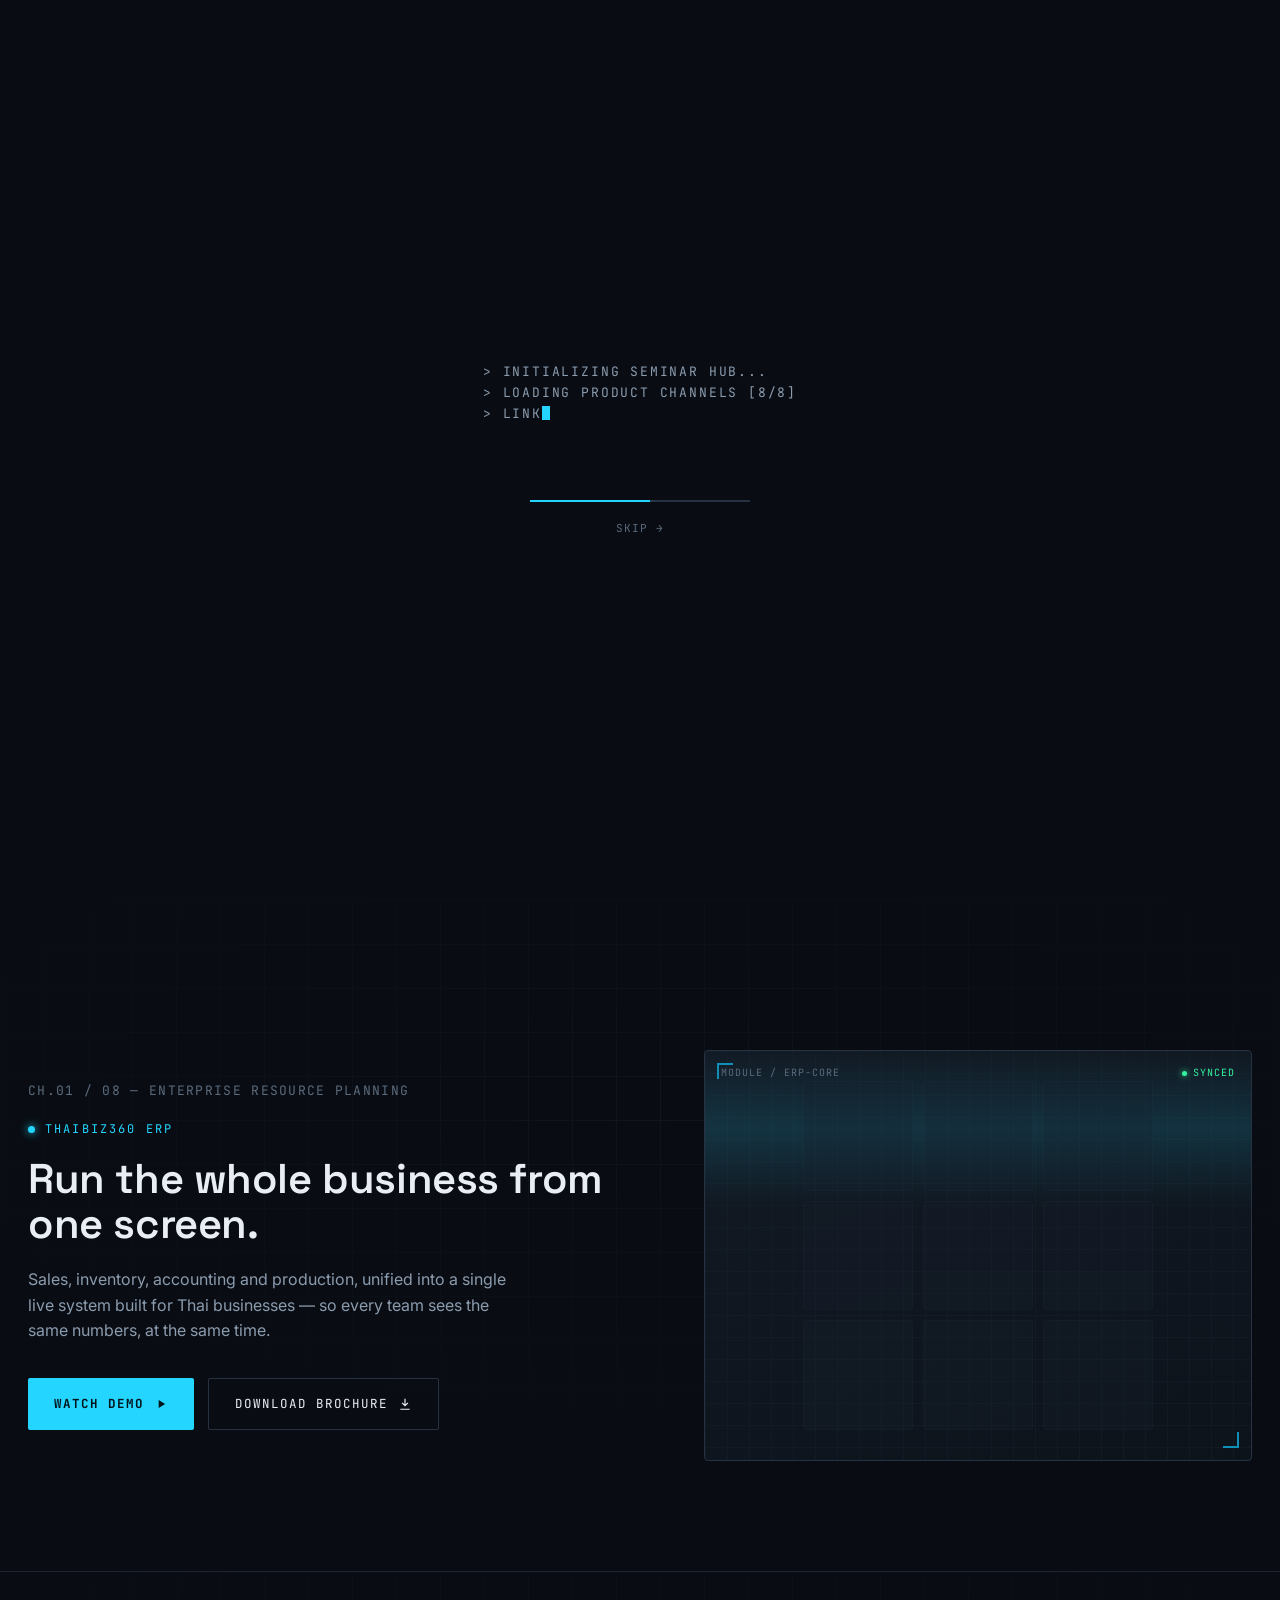
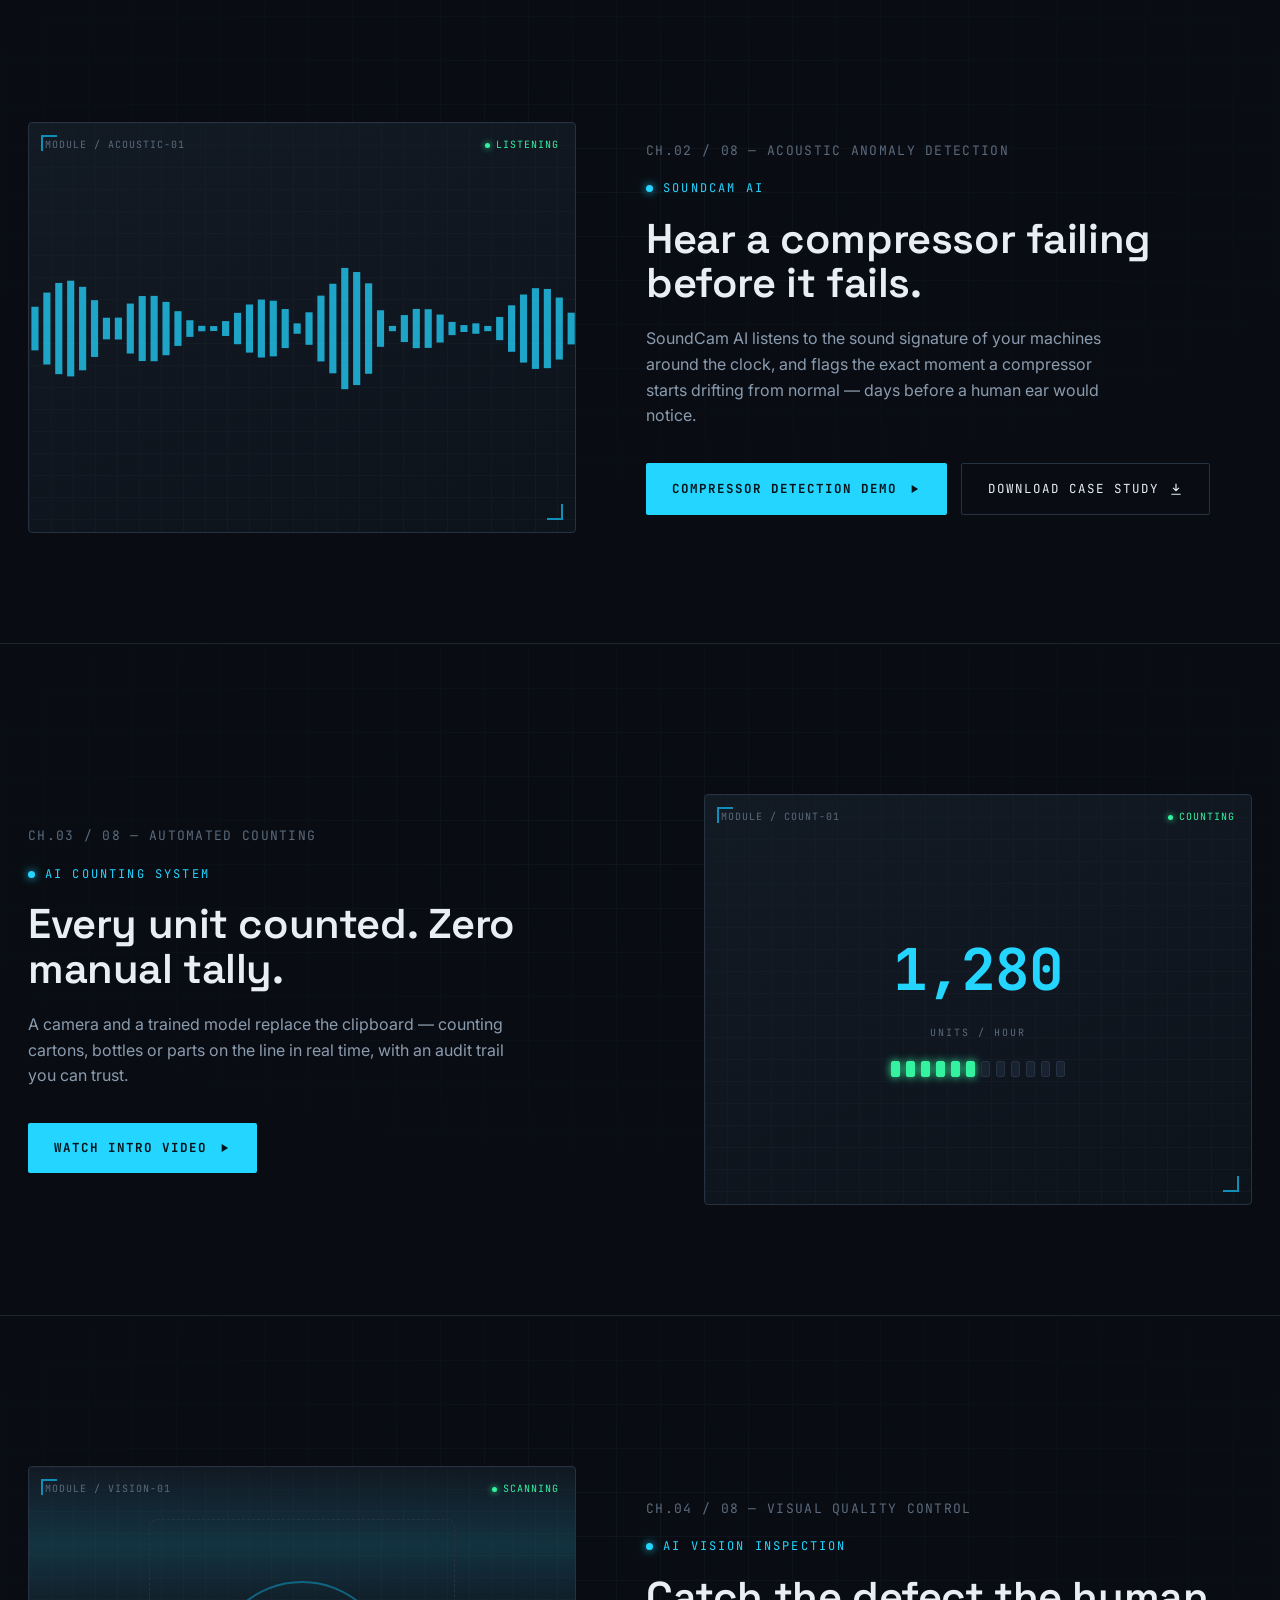
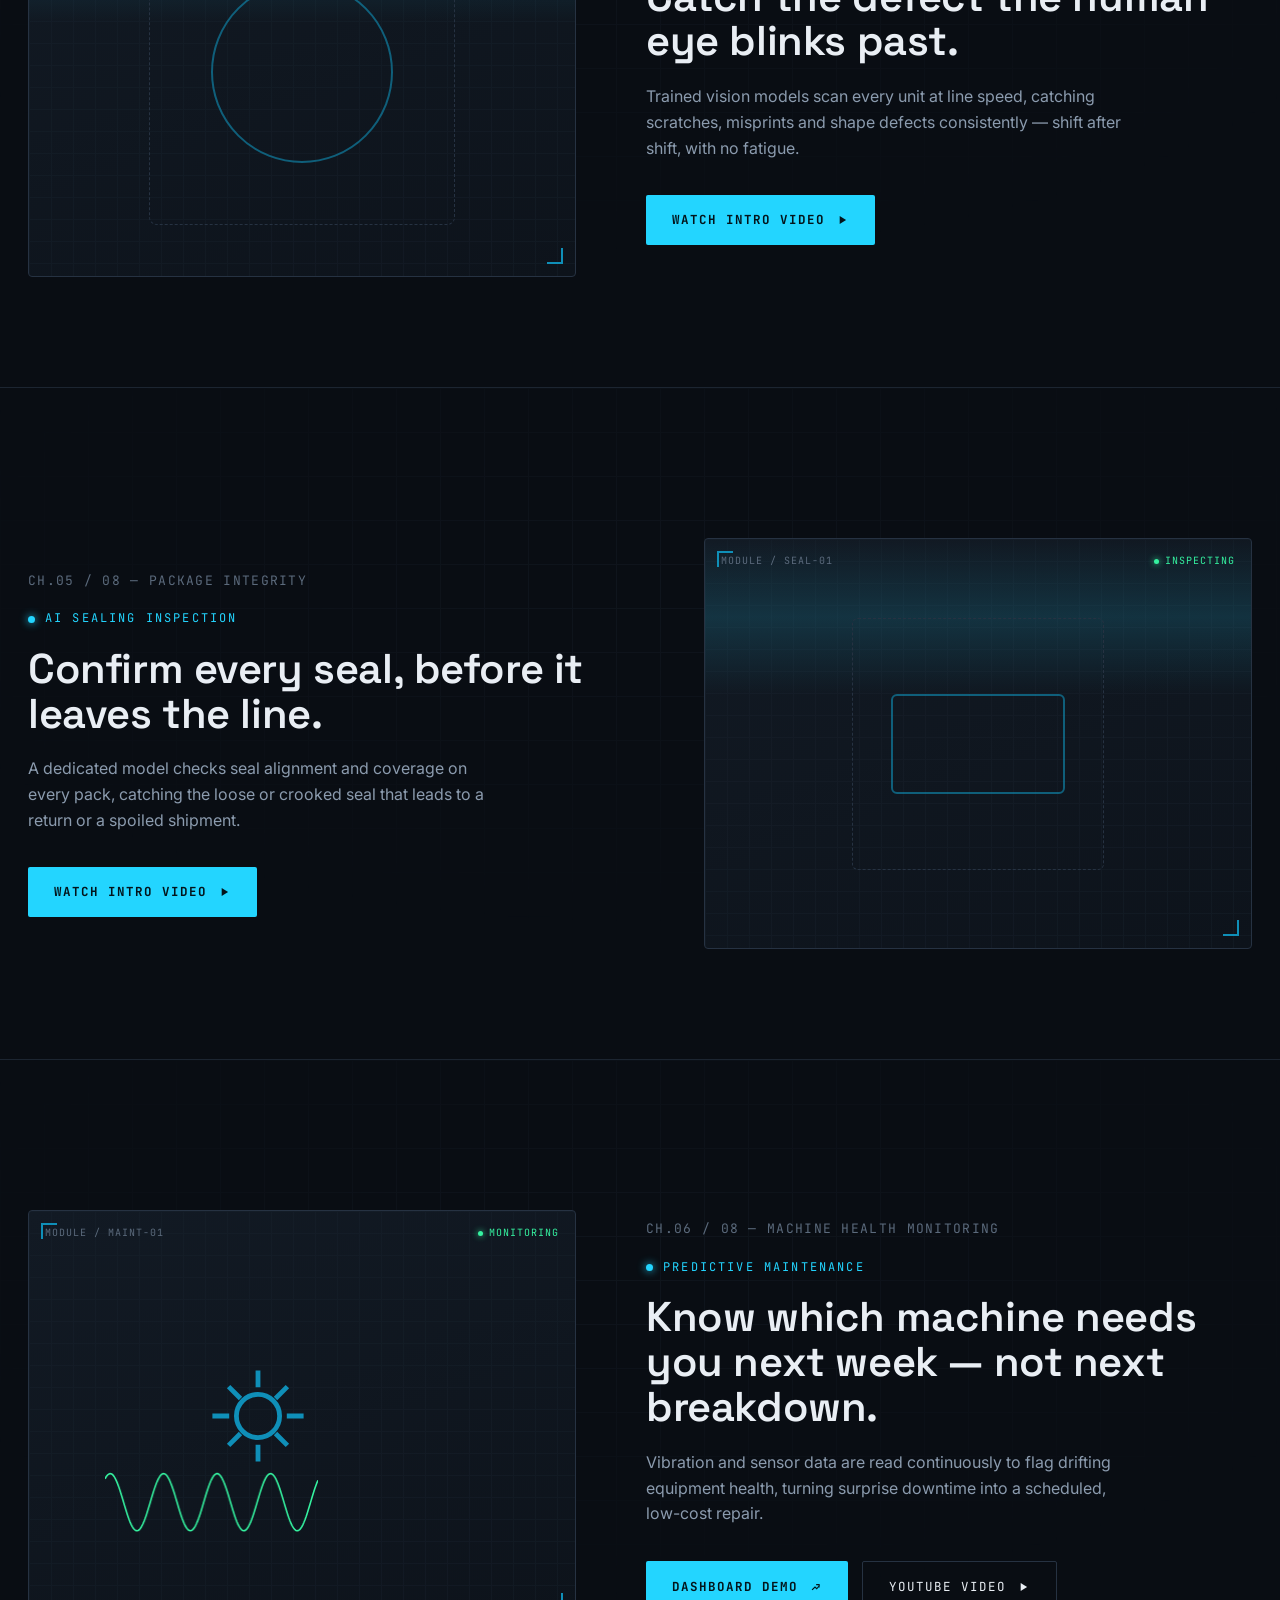
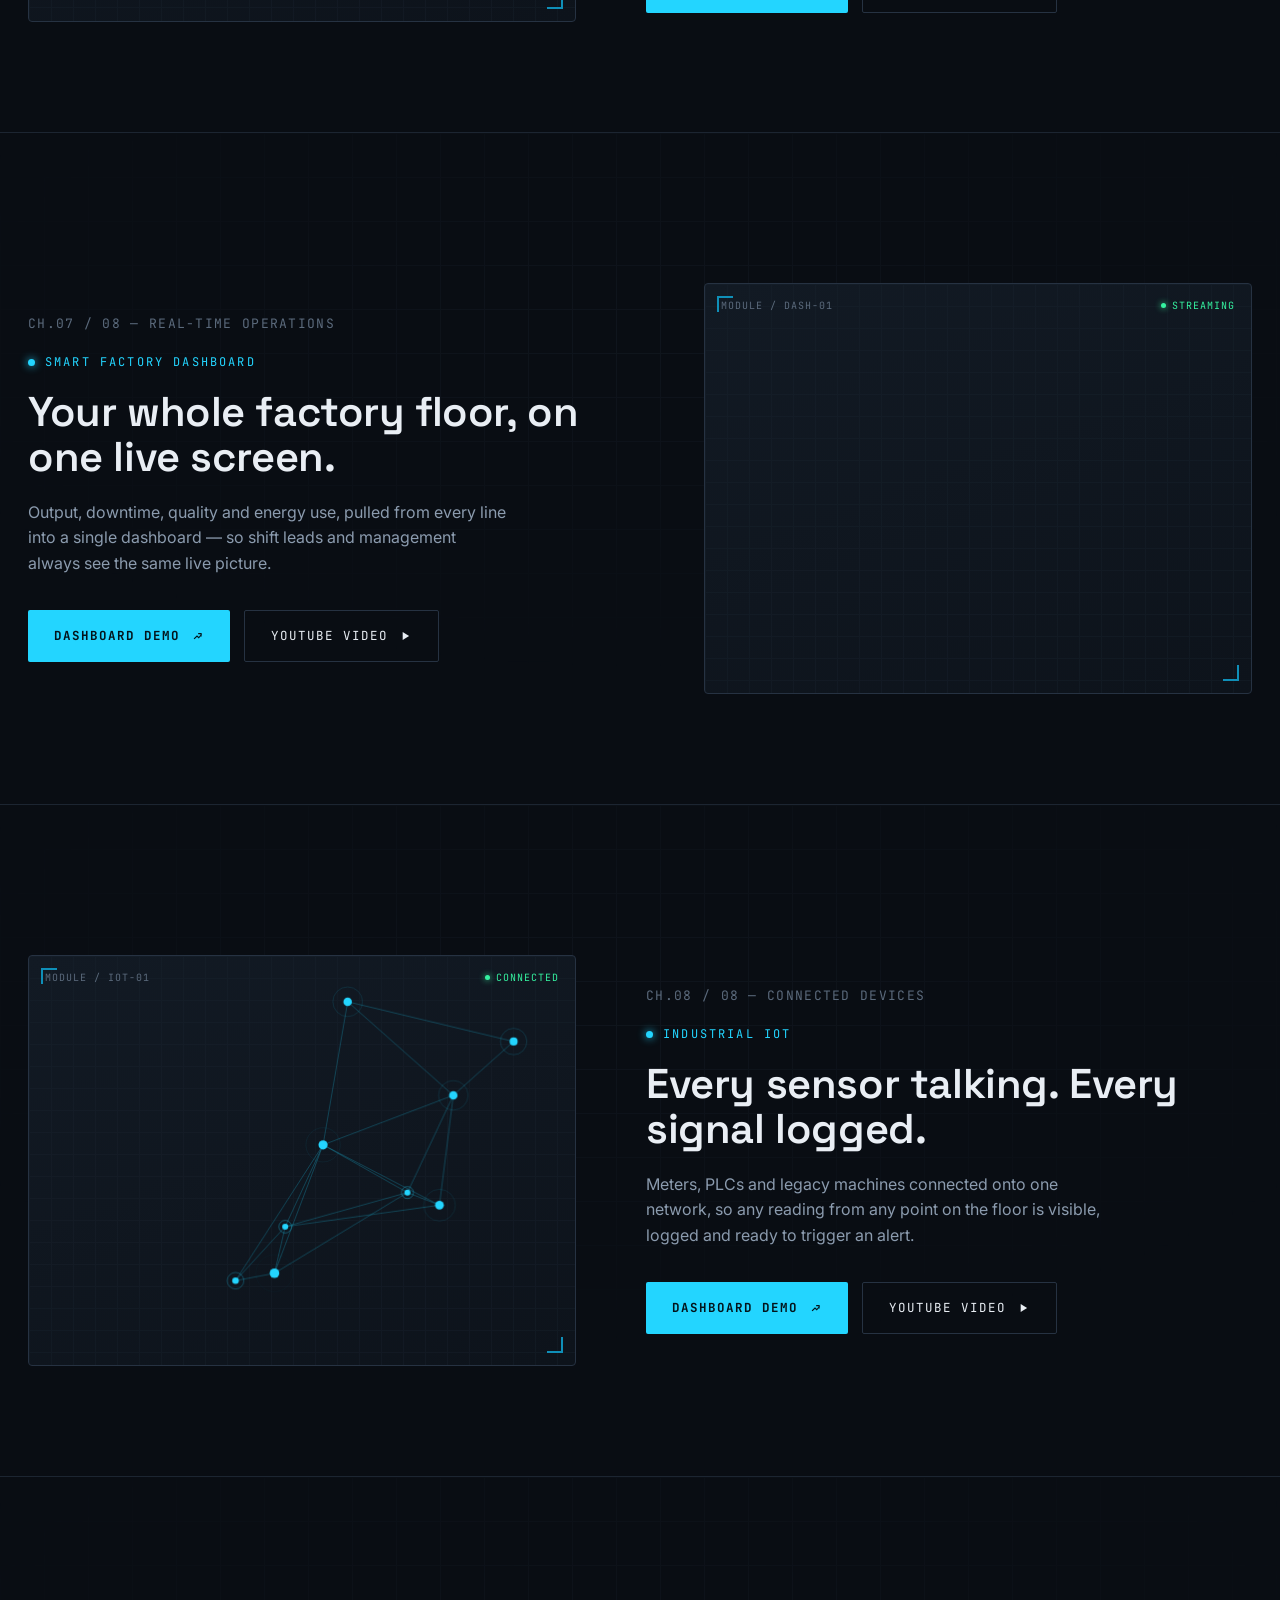
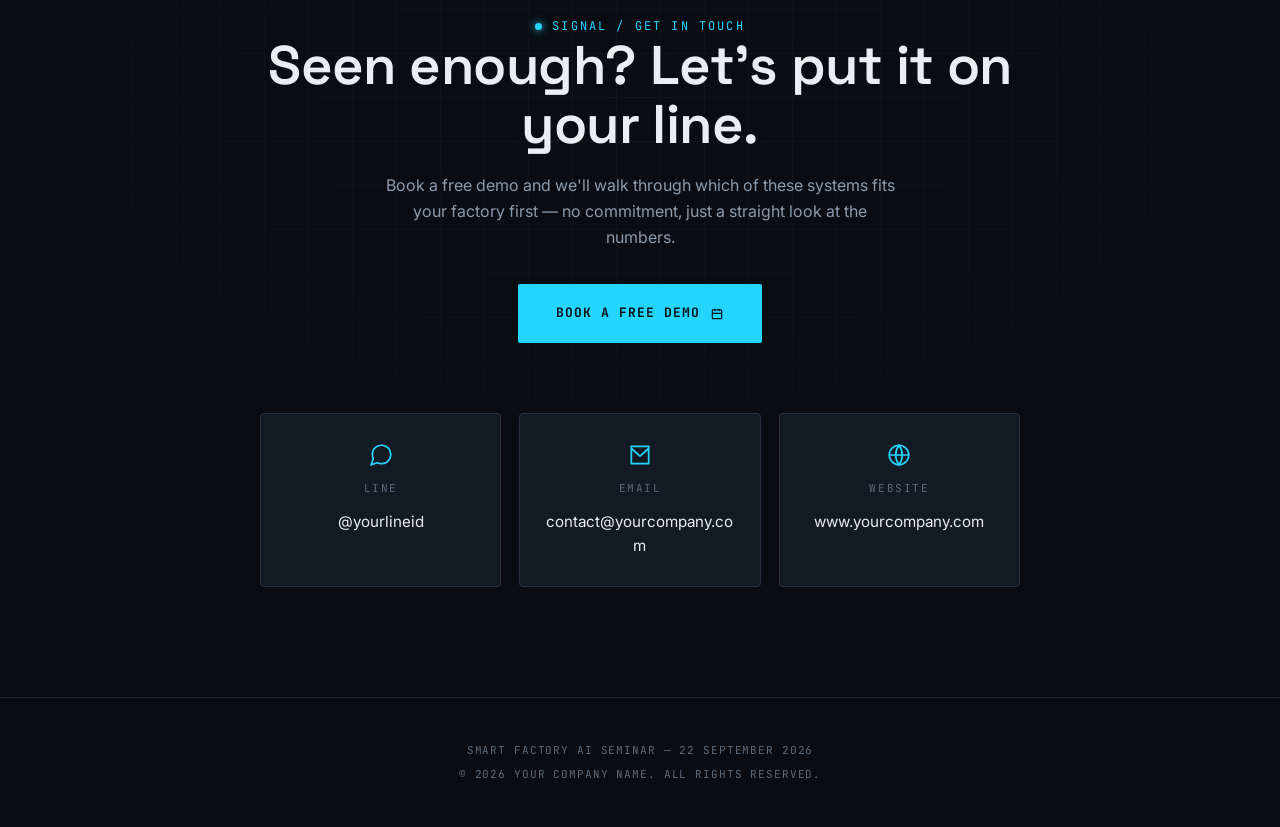
<file: index.html>
<!doctype html>
<html lang="en">
  <head>
    <meta charset="UTF-8" />
    <meta name="viewport" content="width=device-width, initial-scale=1.0" />
    <title>Smart Factory AI Seminar — 22 SEP 2026</title>
    <meta
      name="description"
      content="Product hub for the Smart Factory AI Seminar — demos, case studies and contact channels for ThaiBiz360 ERP, SoundCam AI, and the full AI production line."
    />

    <link rel="preconnect" href="https://fonts.googleapis.com" />
    <link rel="preconnect" href="https://fonts.gstatic.com" crossorigin />
    <link
      href="https://fonts.googleapis.com/css2?family=Space+Grotesk:wght@400;500;600;700&family=JetBrains+Mono:wght@400;500;700&family=Inter:wght@400;500;600&display=swap"
      rel="stylesheet"
    />

    <style>
      /* ============================================================
   TOKENS
   ============================================================ */
      :root {
        --bg: #090d13;
        --bg-2: #0d131b;
        --panel: #121a24;
        --panel-2: #182230;
        --line: #263242;
        --line-soft: #1c2531;
        --text: #e9eef4;
        --muted: #8b9bae;
        --muted-dim: #5b6a7c;
        --cyan: #23d5ff;
        --cyan-dim: #0f8fb8;
        --amber: #ffb020;
        --green: #35f2a0;
        --red: #ff5470;

        --display: "Space Grotesk", sans-serif;
        --mono: "JetBrains Mono", monospace;
        --body: "Inter", sans-serif;

        --edge: 14px;
      }

      * {
        box-sizing: border-box;
        margin: 0;
        padding: 0;
      }
      html {
        scroll-behavior: smooth;
      }
      html,
      body {
        background: var(--bg);
        color: var(--text);
      }
      body {
        font-family: var(--body);
        font-size: 16px;
        line-height: 1.6;
        overflow-x: hidden;
        -webkit-font-smoothing: antialiased;
      }
      ::selection {
        background: var(--cyan);
        color: #04141b;
      }

      a {
        color: inherit;
        text-decoration: none;
      }
      button {
        font: inherit;
        color: inherit;
        background: none;
        border: none;
        cursor: pointer;
      }
      img,
      svg {
        display: block;
        max-width: 100%;
      }

      .eyebrow {
        font-family: var(--mono);
        font-size: 12px;
        letter-spacing: 0.18em;
        text-transform: uppercase;
        color: var(--cyan);
        display: flex;
        align-items: center;
        gap: 10px;
      }
      .eyebrow::before {
        content: "";
        width: 7px;
        height: 7px;
        border-radius: 50%;
        background: var(--cyan);
        box-shadow: 0 0 8px var(--cyan);
        flex: none;
      }

      .reveal {
        opacity: 0;
        transform: translateY(28px);
        transition:
          opacity 0.8s cubic-bezier(0.16, 0.8, 0.3, 1),
          transform 0.8s cubic-bezier(0.16, 0.8, 0.3, 1);
      }
      .reveal.in {
        opacity: 1;
        transform: translateY(0);
      }
      .reveal-l {
        opacity: 0;
        transform: translateX(-32px);
        transition:
          opacity 0.8s cubic-bezier(0.16, 0.8, 0.3, 1),
          transform 0.8s cubic-bezier(0.16, 0.8, 0.3, 1);
      }
      .reveal-l.in {
        opacity: 1;
        transform: translateX(0);
      }
      .reveal-r {
        opacity: 0;
        transform: translateX(32px);
        transition:
          opacity 0.8s cubic-bezier(0.16, 0.8, 0.3, 1),
          transform 0.8s cubic-bezier(0.16, 0.8, 0.3, 1);
      }
      .reveal-r.in {
        opacity: 1;
        transform: translateX(0);
      }
      .d1 {
        transition-delay: 0.08s;
      }
      .d2 {
        transition-delay: 0.16s;
      }
      .d3 {
        transition-delay: 0.24s;
      }
      .d4 {
        transition-delay: 0.32s;
      }

      @media (prefers-reduced-motion: reduce) {
        html {
          scroll-behavior: auto;
        }
        .reveal,
        .reveal-l,
        .reveal-r {
          opacity: 1 !important;
          transform: none !important;
          transition: none !important;
        }
        * {
          animation-duration: 0.001ms !important;
          animation-iteration-count: 1 !important;
        }
      }

      /* ============================================================
   DESIGN SWITCHER
   ============================================================ */
      #design-switch {
        position: fixed;
        top: 46px;
        left: 22px;
        z-index: 70;
        display: flex;
        gap: 6px;
        background: rgba(9, 13, 19, 0.85);
        backdrop-filter: blur(8px);
        border: 1px solid var(--line-soft);
        border-radius: 100px;
        padding: 4px;
      }
      #design-switch a {
        font-family: var(--mono);
        font-size: 11px;
        letter-spacing: 0.06em;
        text-transform: uppercase;
        padding: 7px 14px;
        border-radius: 100px;
        color: var(--muted);
        transition: all 0.25s ease;
      }
      #design-switch a.active {
        background: var(--cyan);
        color: #03141b;
        font-weight: 700;
      }
      #design-switch a:not(.active):hover {
        color: var(--text);
      }
      @media (max-width: 640px) {
        #design-switch {
          top: 42px;
          left: 12px;
        }
        #design-switch a {
          padding: 6px 10px;
          font-size: 10px;
        }
      }

      /* ============================================================
   BOOT OVERLAY
   ============================================================ */
      #boot {
        position: fixed;
        inset: 0;
        z-index: 999;
        background: var(--bg);
        display: flex;
        align-items: center;
        justify-content: center;
        flex-direction: column;
        gap: 18px;
        transition:
          opacity 0.6s ease,
          visibility 0.6s ease;
      }
      #boot.hide {
        opacity: 0;
        visibility: hidden;
        pointer-events: none;
      }
      #boot .mark {
        font-family: var(--mono);
        font-size: 13px;
        color: var(--muted);
        letter-spacing: 0.14em;
        white-space: pre;
        text-align: left;
        min-height: 120px;
      }
      #boot .cursor {
        display: inline-block;
        width: 8px;
        height: 14px;
        background: var(--cyan);
        vertical-align: -2px;
        animation: blink 1s steps(1) infinite;
      }
      #boot .bar {
        width: 220px;
        height: 2px;
        background: var(--line);
        position: relative;
        overflow: hidden;
      }
      #boot .bar i {
        position: absolute;
        left: 0;
        top: 0;
        height: 100%;
        width: 0%;
        background: var(--cyan);
        box-shadow: 0 0 10px var(--cyan);
        transition: width 0.1s linear;
      }
      #boot .skip {
        font-family: var(--mono);
        font-size: 11px;
        color: var(--muted-dim);
        letter-spacing: 0.1em;
        text-transform: uppercase;
      }
      @keyframes blink {
        50% {
          opacity: 0;
        }
      }

      /* ============================================================
   TOP TICKER
   ============================================================ */
      #ticker {
        position: fixed;
        top: 0;
        left: 0;
        right: 0;
        z-index: 60;
        height: 34px;
        background: rgba(9, 13, 19, 0.9);
        backdrop-filter: blur(6px);
        border-bottom: 1px solid var(--line-soft);
        display: flex;
        align-items: center;
        overflow: hidden;
        font-family: var(--mono);
        font-size: 11px;
        letter-spacing: 0.08em;
        color: var(--muted);
      }
      #ticker .track {
        display: flex;
        white-space: nowrap;
        animation: scroll-left 26s linear infinite;
      }
      #ticker .track span {
        padding: 0 28px;
        display: inline-flex;
        align-items: center;
        gap: 8px;
      }
      #ticker .track span b {
        color: var(--green);
      }
      #ticker .track span em {
        color: var(--amber);
        font-style: normal;
      }
      @keyframes scroll-left {
        from {
          transform: translateX(0);
        }
        to {
          transform: translateX(-50%);
        }
      }

      /* progress bar under ticker */
      #progress {
        position: fixed;
        top: 0;
        left: 0;
        right: 0;
        height: 2px;
        background: var(--line-soft);
        z-index: 60;
      }
      #progress i {
        display: block;
        height: 100%;
        width: 0%;
        background: linear-gradient(90deg, var(--cyan), var(--green));
        box-shadow: 0 0 8px var(--cyan);
      }

      /* ============================================================
   SIDE CHANNEL NAV
   ============================================================ */
      #sidenav {
        position: fixed;
        right: 22px;
        top: 50%;
        transform: translateY(-50%);
        z-index: 55;
        display: flex;
        flex-direction: column;
        gap: 14px;
      }
      #sidenav a {
        width: 11px;
        height: 11px;
        border-radius: 50%;
        border: 1px solid var(--line);
        background: transparent;
        position: relative;
        transition: all 0.3s ease;
      }
      #sidenav a::after {
        content: attr(data-label);
        position: absolute;
        right: 22px;
        top: 50%;
        transform: translateY(-50%);
        font-family: var(--mono);
        font-size: 10px;
        letter-spacing: 0.1em;
        color: var(--muted);
        white-space: nowrap;
        opacity: 0;
        transition: opacity 0.25s ease;
        pointer-events: none;
      }
      #sidenav a:hover::after {
        opacity: 1;
      }
      #sidenav a.active {
        background: var(--cyan);
        border-color: var(--cyan);
        box-shadow: 0 0 10px var(--cyan);
      }
      @media (max-width: 900px) {
        #sidenav {
          display: none;
        }
      }

      /* ============================================================
   LAYOUT SHELL
   ============================================================ */
      .wrap {
        max-width: 1400px;
        margin: 0 auto;
        padding: 0 28px;
      }
      section {
        position: relative;
        padding: 150px 0 110px;
        border-bottom: 1px solid var(--line-soft);
      }
      @media (max-width: 640px) {
        section {
          padding: 110px 0 70px;
        }
        .wrap {
          padding: 0 20px;
        }
      }

      /* faint grid backdrop */
      .gridbg {
        position: absolute;
        inset: 0;
        pointer-events: none;
        opacity: 0.35;
        background-image:
          linear-gradient(var(--line-soft) 1px, transparent 1px),
          linear-gradient(90deg, var(--line-soft) 1px, transparent 1px);
        background-size: 44px 44px;
        mask-image: radial-gradient(
          ellipse 60% 50% at 50% 30%,
          black,
          transparent
        );
      }

      /* ============================================================
   HERO
   ============================================================ */
      #hero {
        min-height: 100svh;
        display: flex;
        align-items: center;
        padding-top: 110px;
        border-bottom: 1px solid var(--line-soft);
        overflow: hidden;
      }
      #hero canvas {
        position: absolute;
        inset: 0;
        width: 100%;
        height: 100%;
        opacity: 0.55;
      }
      .hero-inner {
        position: relative;
        z-index: 2;
        width: 100%;
      }
      .hero-tag {
        font-family: var(--mono);
        font-size: 12px;
        letter-spacing: 0.2em;
        color: var(--muted);
        display: flex;
        gap: 10px;
        align-items: center;
        margin-bottom: 26px;
        flex-wrap: wrap;
      }
      .hero-tag .pill {
        border: 1px solid var(--line);
        padding: 5px 12px;
        border-radius: 100px;
        color: var(--green);
      }
      .hero-tag .pill i {
        display: inline-block;
        width: 6px;
        height: 6px;
        border-radius: 50%;
        background: var(--green);
        margin-right: 7px;
        box-shadow: 0 0 6px var(--green);
        animation: pulse 1.6s ease-in-out infinite;
      }
      @keyframes pulse {
        0%,
        100% {
          opacity: 1;
        }
        50% {
          opacity: 0.25;
        }
      }

      h1.title {
        font-family: var(--display);
        font-weight: 700;
        font-size: clamp(2.4rem, 6.4vw, 5.2rem);
        line-height: 1.02;
        letter-spacing: -0.01em;
        max-width: 900px;
      }
      h1.title .line {
        display: block;
        overflow: hidden;
      }
      h1.title .line span {
        display: inline-block;
      }
      h1.title .accent {
        color: var(--cyan);
      }

      .hero-sub {
        margin-top: 26px;
        max-width: 560px;
        color: var(--muted);
        font-size: 1.05rem;
      }

      .hero-meta {
        display: flex;
        gap: 38px;
        margin-top: 52px;
        flex-wrap: wrap;
      }
      .hero-meta .m {
        font-family: var(--mono);
      }
      .hero-meta .m label {
        display: block;
        font-size: 10px;
        letter-spacing: 0.18em;
        color: var(--muted-dim);
        text-transform: uppercase;
        margin-bottom: 6px;
      }
      .hero-meta .m .v {
        font-size: 1.1rem;
        color: var(--text);
      }

      .hero-cta {
        display: flex;
        gap: 16px;
        margin-top: 44px;
        flex-wrap: wrap;
      }

      .btn {
        font-family: var(--mono);
        font-size: 12.5px;
        letter-spacing: 0.08em;
        text-transform: uppercase;
        padding: 15px 26px;
        border-radius: 2px;
        display: inline-flex;
        align-items: center;
        gap: 10px;
        transition:
          transform 0.25s ease,
          box-shadow 0.25s ease,
          background 0.25s ease,
          border-color 0.25s ease;
        white-space: nowrap;
      }
      .btn-primary {
        background: var(--cyan);
        color: #03141b;
        font-weight: 700;
      }
      .btn-primary:hover {
        transform: translateY(-2px);
        box-shadow: 0 10px 30px -8px rgba(35, 213, 255, 0.55);
      }
      .btn-outline {
        border: 1px solid var(--line);
        color: var(--text);
      }
      .btn-outline:hover {
        border-color: var(--cyan);
        color: var(--cyan);
        transform: translateY(-2px);
      }
      .btn-ghost {
        color: var(--muted);
        border: 1px solid transparent;
      }
      .btn-ghost:hover {
        color: var(--cyan);
      }
      .btn svg {
        width: 14px;
        height: 14px;
      }

      .scrollcue {
        position: absolute;
        left: 28px;
        bottom: 34px;
        display: flex;
        align-items: center;
        gap: 12px;
        font-family: var(--mono);
        font-size: 10px;
        letter-spacing: 0.18em;
        color: var(--muted-dim);
        text-transform: uppercase;
      }
      .scrollcue .track {
        width: 1px;
        height: 38px;
        background: var(--line);
        position: relative;
        overflow: hidden;
      }
      .scrollcue .track i {
        position: absolute;
        top: -40%;
        left: 0;
        width: 100%;
        height: 40%;
        background: var(--cyan);
        animation: cuemove 1.8s ease-in-out infinite;
      }
      @keyframes cuemove {
        0% {
          top: -40%;
        }
        100% {
          top: 100%;
        }
      }
      @media (max-width: 640px) {
        .scrollcue {
          display: none;
        }
      }

      /* ============================================================
   CHANNEL (PRODUCT) SECTIONS
   ============================================================ */
      .channel {
        display: grid;
        grid-template-columns: 1.05fr 0.95fr;
        gap: 70px;
        align-items: center;
      }
      .channel.rev {
        direction: rtl;
      }
      .channel.rev > * {
        direction: ltr;
      }
      @media (max-width: 900px) {
        .channel {
          grid-template-columns: 1fr;
          gap: 44px;
        }
        .channel.rev {
          direction: ltr;
        }
      }

      .ch-index {
        font-family: var(--mono);
        font-size: 13px;
        color: var(--muted-dim);
        letter-spacing: 0.1em;
        margin-bottom: 18px;
        display: block;
      }
      .ch-title {
        font-family: var(--display);
        font-weight: 600;
        font-size: clamp(1.7rem, 3.4vw, 2.6rem);
        line-height: 1.08;
        margin: 18px 0 20px;
        letter-spacing: -0.01em;
      }
      .ch-body {
        color: var(--muted);
        max-width: 480px;
        margin-bottom: 34px;
      }
      .ch-actions {
        display: flex;
        gap: 14px;
        flex-wrap: wrap;
      }

      /* visual panel */
      .panel {
        background: linear-gradient(160deg, var(--panel), var(--bg-2));
        border: 1px solid var(--line);
        border-radius: 4px;
        aspect-ratio: 4/3;
        position: relative;
        overflow: hidden;
      }
      .panel::before {
        content: "";
        position: absolute;
        inset: 0;
        background-image:
          linear-gradient(var(--line-soft) 1px, transparent 1px),
          linear-gradient(90deg, var(--line-soft) 1px, transparent 1px);
        background-size: 22px 22px;
        opacity: 0.35;
      }
      .panel .hud {
        position: absolute;
        top: 14px;
        left: 16px;
        right: 16px;
        z-index: 3;
        display: flex;
        justify-content: space-between;
        font-family: var(--mono);
        font-size: 10px;
        letter-spacing: 0.1em;
        color: var(--muted-dim);
        text-transform: uppercase;
      }
      .panel .hud .live {
        color: var(--green);
        display: flex;
        align-items: center;
        gap: 6px;
      }
      .panel .hud .live i {
        width: 5px;
        height: 5px;
        border-radius: 50%;
        background: var(--green);
        box-shadow: 0 0 6px var(--green);
        animation: pulse 1.4s infinite;
      }
      .panel .stage {
        position: absolute;
        inset: 0;
        display: flex;
        align-items: center;
        justify-content: center;
        z-index: 2;
      }
      .panel .scanline {
        position: absolute;
        left: 0;
        right: 0;
        height: 38%;
        z-index: 1;
        background: linear-gradient(
          180deg,
          transparent,
          rgba(35, 213, 255, 0.14),
          transparent
        );
        animation: scan 3.6s ease-in-out infinite;
      }
      @keyframes scan {
        0% {
          top: -38%;
        }
        100% {
          top: 100%;
        }
      }
      .panel .corner {
        position: absolute;
        width: 16px;
        height: 16px;
        border-color: var(--line);
        z-index: 3;
      }
      .panel .corner.tl {
        top: 12px;
        left: 12px;
        border-top: 2px solid var(--cyan-dim);
        border-left: 2px solid var(--cyan-dim);
      }
      .panel .corner.br {
        bottom: 12px;
        right: 12px;
        border-bottom: 2px solid var(--cyan-dim);
        border-right: 2px solid var(--cyan-dim);
      }

      /* --- ERP node grid --- */
      .viz-erp {
        display: grid;
        grid-template-columns: repeat(3, 1fr);
        gap: 10px;
        width: 64%;
      }
      .viz-erp .cell {
        aspect-ratio: 1;
        border: 1px solid var(--line);
        border-radius: 3px;
        background: var(--panel-2);
        opacity: 0.25;
        animation: cellpop 3.2s ease-in-out infinite;
      }
      .viz-erp .cell:nth-child(1) {
        animation-delay: 0s;
      }
      .viz-erp .cell:nth-child(2) {
        animation-delay: 0.15s;
      }
      .viz-erp .cell:nth-child(3) {
        animation-delay: 0.3s;
      }
      .viz-erp .cell:nth-child(4) {
        animation-delay: 0.45s;
      }
      .viz-erp .cell:nth-child(5) {
        animation-delay: 0.6s;
      }
      .viz-erp .cell:nth-child(6) {
        animation-delay: 0.75s;
      }
      .viz-erp .cell:nth-child(7) {
        animation-delay: 0.9s;
      }
      .viz-erp .cell:nth-child(8) {
        animation-delay: 1.05s;
      }
      .viz-erp .cell:nth-child(9) {
        animation-delay: 1.2s;
      }
      @keyframes cellpop {
        0%,
        100% {
          opacity: 0.2;
          border-color: var(--line);
        }
        40% {
          opacity: 1;
          border-color: var(--cyan);
          box-shadow: 0 0 14px -2px rgba(35, 213, 255, 0.5);
        }
      }

      /* --- counting ticker --- */
      .viz-count {
        text-align: center;
      }
      .viz-count .num {
        font-family: var(--mono);
        font-size: 3.6rem;
        font-weight: 700;
        color: var(--cyan);
        letter-spacing: -0.02em;
      }
      .viz-count .lbl {
        font-family: var(--mono);
        font-size: 10px;
        color: var(--muted-dim);
        letter-spacing: 0.2em;
        text-transform: uppercase;
        margin-top: 10px;
      }
      .viz-count .boxes {
        display: flex;
        gap: 6px;
        margin-top: 20px;
        justify-content: center;
      }
      .viz-count .boxes i {
        width: 9px;
        height: 16px;
        border: 1px solid var(--line);
        background: var(--panel-2);
        border-radius: 2px;
      }
      .viz-count .boxes i.on {
        background: var(--green);
        border-color: var(--green);
        box-shadow: 0 0 8px var(--green);
      }

      /* --- vision / sealing scan target --- */
      .viz-target {
        width: 56%;
        aspect-ratio: 1;
        border: 1.5px dashed var(--line);
        border-radius: 8px;
        position: relative;
        display: flex;
        align-items: center;
        justify-content: center;
      }
      .viz-target .ring {
        width: 60%;
        height: 60%;
        border: 2px solid var(--cyan-dim);
        border-radius: 50%;
        opacity: 0.6;
      }
      .viz-target .tick {
        position: absolute;
        font-family: var(--mono);
        font-size: 11px;
        color: var(--green);
        background: rgba(6, 10, 15, 0.8);
        padding: 3px 8px;
        border: 1px solid var(--green);
        border-radius: 2px;
        opacity: 0;
        animation: tickpop 3.6s ease-in-out infinite;
      }
      @keyframes tickpop {
        0%,
        60% {
          opacity: 0;
          transform: scale(0.8);
        }
        72%,
        88% {
          opacity: 1;
          transform: scale(1);
        }
        100% {
          opacity: 0;
        }
      }

      /* --- gear / maintenance --- */
      .viz-gear {
        width: 38%;
      }
      .viz-gear svg {
        animation: spin 7s linear infinite;
      }
      @keyframes spin {
        to {
          transform: rotate(360deg);
        }
      }
      .viz-wave {
        position: absolute;
        bottom: 16%;
        left: 14%;
        right: 14%;
        height: 26%;
      }

      /* --- bar chart dashboard --- */
      .viz-bars {
        display: flex;
        align-items: flex-end;
        gap: 8px;
        width: 62%;
        height: 56%;
      }
      .viz-bars i {
        flex: 1;
        background: linear-gradient(180deg, var(--cyan), var(--cyan-dim));
        border-radius: 2px 2px 0 0;
        animation: barmove 2.6s ease-in-out infinite;
        opacity: 0.9;
      }
      .viz-bars i:nth-child(2n) {
        background: linear-gradient(180deg, var(--amber), #8a5c0f);
        animation-delay: 0.3s;
      }
      .viz-bars i:nth-child(1) {
        animation-delay: 0s;
      }
      .viz-bars i:nth-child(3) {
        animation-delay: 0.6s;
      }
      .viz-bars i:nth-child(5) {
        animation-delay: 0.9s;
      }
      .viz-bars i:nth-child(7) {
        animation-delay: 1.2s;
      }
      @keyframes barmove {
        0%,
        100% {
          transform: scaleY(0.4);
        }
        50% {
          transform: scaleY(1);
        }
      }

      /* --- iot nodes canvas --- */
      .viz-iot {
        width: 100%;
        height: 100%;
      }

      .section-foot {
        margin-top: 60px;
        display: flex;
        justify-content: space-between;
        align-items: center;
        flex-wrap: wrap;
        gap: 14px;
      }

      /* ============================================================
   CONTACT / CTA
   ============================================================ */
      #contact {
        text-align: center;
        padding-top: 140px;
      }
      #contact .ch-title {
        font-size: clamp(2rem, 5vw, 3.4rem);
        margin: 0 auto 20px;
        max-width: 760px;
      }
      #contact .ch-body {
        margin: 0 auto 34px;
        max-width: 520px;
      }
      .contact-cta {
        display: flex;
        justify-content: center;
        margin-bottom: 70px;
      }
      .channels {
        display: grid;
        grid-template-columns: repeat(3, 1fr);
        gap: 18px;
        max-width: 760px;
        margin: 0 auto;
      }
      @media (max-width: 640px) {
        .channels {
          grid-template-columns: 1fr;
        }
      }
      .chan-card {
        border: 1px solid var(--line);
        border-radius: 4px;
        padding: 28px 20px;
        display: flex;
        flex-direction: column;
        align-items: center;
        gap: 12px;
        transition:
          border-color 0.25s ease,
          transform 0.25s ease,
          background 0.25s ease;
        background: var(--panel);
      }
      .chan-card:hover {
        border-color: var(--cyan);
        transform: translateY(-4px);
        background: var(--panel-2);
      }
      .chan-card svg {
        width: 26px;
        height: 26px;
        color: var(--cyan);
      }
      .chan-card .cl {
        font-family: var(--mono);
        font-size: 11px;
        letter-spacing: 0.14em;
        text-transform: uppercase;
        color: var(--muted-dim);
      }
      .chan-card .cv {
        font-size: 0.95rem;
        color: var(--text);
        word-break: break-word;
      }

      footer {
        padding: 44px 0;
        text-align: center;
        font-family: var(--mono);
        font-size: 11px;
        color: var(--muted-dim);
        letter-spacing: 0.08em;
      }
      footer .fline {
        margin-top: 6px;
      }

      /* ============================================================
   VIDEO MODAL
   ============================================================ */
      #modal {
        position: fixed;
        inset: 0;
        background: rgba(5, 8, 12, 0.92);
        backdrop-filter: blur(6px);
        z-index: 200;
        display: flex;
        align-items: center;
        justify-content: center;
        opacity: 0;
        visibility: hidden;
        transition:
          opacity 0.3s ease,
          visibility 0.3s ease;
        padding: 20px;
      }
      #modal.open {
        opacity: 1;
        visibility: visible;
      }
      #modal .box {
        width: 100%;
        max-width: 920px;
        aspect-ratio: 16/9;
        background: #000;
        border: 1px solid var(--line);
        position: relative;
        transform: scale(0.94);
        transition: transform 0.3s ease;
      }
      #modal.open .box {
        transform: scale(1);
      }
      #modal iframe {
        width: 100%;
        height: 100%;
        border: 0;
      }
      #modal .close {
        position: absolute;
        top: -42px;
        right: 0;
        font-family: var(--mono);
        font-size: 12px;
        letter-spacing: 0.1em;
        color: var(--muted);
        text-transform: uppercase;
      }
      #modal .close:hover {
        color: var(--cyan);
      }
    </style>
  </head>
  <body>
    <!-- ============================================================
     BOOT OVERLAY
     ============================================================ -->
    <div id="boot">
      <div class="mark" id="bootText"></div>
      <div class="bar"><i id="bootBar"></i></div>
      <button class="skip" id="bootSkip">Skip →</button>
    </div>

    <!-- ============================================================
     TOP TICKER + PROGRESS
     ============================================================ -->
    <!-- <div id="ticker">
      <div class="track">
        <span><b>● LIVE</b> SEMINAR HUB — 22 SEP 2026</span>
        <span>8 PRODUCT CHANNELS ONLINE</span>
        <span><em>SCAN → EXPLORE → BOOK A DEMO</em></span>
        <span><b>● LIVE</b> SEMINAR HUB — 22 SEP 2026</span>
        <span>8 PRODUCT CHANNELS ONLINE</span>
        <span><em>SCAN → EXPLORE → BOOK A DEMO</em></span>
      </div>
    </div> -->
    <div id="progress"><i id="progressBar"></i></div>

    <!-- <div id="design-switch">
      <a href="index.html" class="active">Design 1</a>
      <a href="design2.html">Design 2</a>
      <a href="design3.html">Design 3</a>
      <a href="design4.html">Design 4</a>
    </div> -->

    <!-- ============================================================
     SIDE CHANNEL NAV
     ============================================================ -->
    <nav id="sidenav">
      <a href="#hero" data-label="INTRO" class="active"></a>
      <a href="#erp" data-label="CH.01 ERP"></a>
      <a href="#soundcam" data-label="CH.02 SOUNDCAM"></a>
      <a href="#counting" data-label="CH.03 COUNTING"></a>
      <a href="#vision" data-label="CH.04 VISION"></a>
      <a href="#sealing" data-label="CH.05 SEALING"></a>
      <a href="#maintenance" data-label="CH.06 MAINTENANCE"></a>
      <a href="#dashboard" data-label="CH.07 DASHBOARD"></a>
      <a href="#iot" data-label="CH.08 IOT"></a>
      <a href="#contact" data-label="SIGNAL / CONTACT"></a>
    </nav>

    <!-- ============================================================
     HERO
     ============================================================ -->
    <section id="hero">
      <canvas id="heroCanvas"></canvas>
      <div class="wrap hero-inner">
        <div class="hero-tag">
          <span class="pill"><i></i>SYSTEM ONLINE</span>
          <span>SMART FACTORY AI SEMINAR</span>
        </div>
        <h1 class="title">
          <span class="line"><span>Every machine has</span></span>
          <span class="line"
            ><span>a story. <em class="accent">We built the</em></span></span
          >
          <span class="line"
            ><span class="accent">sensors that listen.</span></span
          >
        </h1>
        <p class="hero-sub reveal d2">
          You're looking at the table screen from today's seminar. Everything
          you saw on stage — demos, dashboards, case studies — is here, in one
          place, ready whenever you are.
        </p>

        <div class="hero-meta reveal d3">
          <div class="m">
            <label>Date</label><span class="v">22 SEP 2026</span>
          </div>
          <div class="m">
            <label>Channels</label><span class="v">08 Active</span>
          </div>
          <div class="m">
            <label>Access</label><span class="v">QR / Direct</span>
          </div>
        </div>

        <div class="hero-cta reveal d4">
          <a href="#erp" class="btn btn-primary"
            >Explore the products
            <svg
              viewBox="0 0 24 24"
              fill="none"
              stroke="currentColor"
              stroke-width="2"
            >
              <path d="M12 5v14M5 12l7 7 7-7" />
            </svg>
          </a>
          <!-- TODO: point this at your combined PDF prospectus -->
          <a
            href="assets/company-prospectus.pdf"
            download
            class="btn btn-outline"
            >Download full prospectus
            <svg
              viewBox="0 0 24 24"
              fill="none"
              stroke="currentColor"
              stroke-width="2"
            >
              <path d="M12 3v12M7 10l5 5 5-5M4 21h16" />
            </svg>
          </a>
        </div>
      </div>
      <div class="scrollcue">
        <div class="track"><i></i></div>
        Scroll
      </div>
    </section>

    <!-- ============================================================
     CH.01 — THAIBIZ360 ERP
     ============================================================ -->
    <section id="erp">
      <div class="gridbg"></div>
      <div class="wrap channel">
        <div>
          <span class="ch-index reveal"
            >CH.01 / 08 — ENTERPRISE RESOURCE PLANNING</span
          >
          <div class="eyebrow reveal">THAIBIZ360 ERP</div>
          <h2 class="ch-title reveal d1">
            Run the whole business from one screen.
          </h2>
          <p class="ch-body reveal d2">
            Sales, inventory, accounting and production, unified into a single
            live system built for Thai businesses — so every team sees the same
            numbers, at the same time.
          </p>
          <div class="ch-actions reveal d3">
            <button class="btn btn-primary" data-video="erp">
              Watch demo
              <svg viewBox="0 0 24 24" fill="currentColor">
                <path d="M8 5v14l11-7z" />
              </svg>
            </button>
            <!-- TODO: replace with the real ThaiBiz360 brochure PDF -->
            <a
              href="assets/thaibiz360-brochure.pdf"
              download
              class="btn btn-outline"
              >Download brochure
              <svg
                viewBox="0 0 24 24"
                fill="none"
                stroke="currentColor"
                stroke-width="2"
              >
                <path d="M12 3v12M7 10l5 5 5-5M4 21h16" />
              </svg>
            </a>
          </div>
        </div>
        <div class="panel reveal-r">
          <div class="hud">
            <span>MODULE / ERP-CORE</span
            ><span class="live"><i></i>SYNCED</span>
          </div>
          <div class="scanline"></div>
          <div class="stage">
            <div class="viz-erp">
              <div class="cell"></div>
              <div class="cell"></div>
              <div class="cell"></div>
              <div class="cell"></div>
              <div class="cell"></div>
              <div class="cell"></div>
              <div class="cell"></div>
              <div class="cell"></div>
              <div class="cell"></div>
            </div>
          </div>
          <div class="corner tl"></div>
          <div class="corner br"></div>
        </div>
      </div>
    </section>

    <!-- ============================================================
     CH.02 — SOUNDCAM AI
     ============================================================ -->
    <section id="soundcam">
      <div class="gridbg"></div>
      <div class="wrap channel rev">
        <div>
          <span class="ch-index reveal"
            >CH.02 / 08 — ACOUSTIC ANOMALY DETECTION</span
          >
          <div class="eyebrow reveal">SOUNDCAM AI</div>
          <h2 class="ch-title reveal d1">
            Hear a compressor failing before it fails.
          </h2>
          <p class="ch-body reveal d2">
            SoundCam AI listens to the sound signature of your machines around
            the clock, and flags the exact moment a compressor starts drifting
            from normal — days before a human ear would notice.
          </p>
          <div class="ch-actions reveal d3">
            <button class="btn btn-primary" data-video="soundcam">
              Compressor detection demo
              <svg viewBox="0 0 24 24" fill="currentColor">
                <path d="M8 5v14l11-7z" />
              </svg>
            </button>
            <!-- TODO: replace with the real SoundCam case study PDF -->
            <a
              href="assets/soundcam-case-study.pdf"
              download
              class="btn btn-outline"
              >Download case study
              <svg
                viewBox="0 0 24 24"
                fill="none"
                stroke="currentColor"
                stroke-width="2"
              >
                <path d="M12 3v12M7 10l5 5 5-5M4 21h16" />
              </svg>
            </a>
          </div>
        </div>
        <div class="panel reveal-l">
          <div class="hud">
            <span>MODULE / ACOUSTIC-01</span
            ><span class="live"><i></i>LISTENING</span>
          </div>
          <canvas
            class="stage"
            id="waveCanvas"
            style="position: absolute"
          ></canvas>
          <div class="corner tl"></div>
          <div class="corner br"></div>
        </div>
      </div>
    </section>

    <!-- ============================================================
     CH.03 — AI COUNTING SYSTEM
     ============================================================ -->
    <section id="counting">
      <div class="gridbg"></div>
      <div class="wrap channel">
        <div>
          <span class="ch-index reveal">CH.03 / 08 — AUTOMATED COUNTING</span>
          <div class="eyebrow reveal">AI COUNTING SYSTEM</div>
          <h2 class="ch-title reveal d1">
            Every unit counted. Zero manual tally.
          </h2>
          <p class="ch-body reveal d2">
            A camera and a trained model replace the clipboard — counting
            cartons, bottles or parts on the line in real time, with an audit
            trail you can trust.
          </p>
          <div class="ch-actions reveal d3">
            <button class="btn btn-primary" data-video="counting">
              Watch intro video
              <svg viewBox="0 0 24 24" fill="currentColor">
                <path d="M8 5v14l11-7z" />
              </svg>
            </button>
          </div>
        </div>
        <div class="panel reveal-r">
          <div class="hud">
            <span>MODULE / COUNT-01</span
            ><span class="live"><i></i>COUNTING</span>
          </div>
          <div class="stage">
            <div class="viz-count">
              <div class="num" id="countNum">0</div>
              <div class="lbl">Units / Hour</div>
              <div class="boxes" id="countBoxes"></div>
            </div>
          </div>
          <div class="corner tl"></div>
          <div class="corner br"></div>
        </div>
      </div>
    </section>

    <!-- ============================================================
     CH.04 — AI VISION INSPECTION
     ============================================================ -->
    <section id="vision">
      <div class="gridbg"></div>
      <div class="wrap channel rev">
        <div>
          <span class="ch-index reveal"
            >CH.04 / 08 — VISUAL QUALITY CONTROL</span
          >
          <div class="eyebrow reveal">AI VISION INSPECTION</div>
          <h2 class="ch-title reveal d1">
            Catch the defect the human eye blinks past.
          </h2>
          <p class="ch-body reveal d2">
            Trained vision models scan every unit at line speed, catching
            scratches, misprints and shape defects consistently — shift after
            shift, with no fatigue.
          </p>
          <div class="ch-actions reveal d3">
            <button class="btn btn-primary" data-video="vision">
              Watch intro video
              <svg viewBox="0 0 24 24" fill="currentColor">
                <path d="M8 5v14l11-7z" />
              </svg>
            </button>
          </div>
        </div>
        <div class="panel reveal-l">
          <div class="hud">
            <span>MODULE / VISION-01</span
            ><span class="live"><i></i>SCANNING</span>
          </div>
          <div class="scanline"></div>
          <div class="stage">
            <div class="viz-target">
              <div class="ring"></div>
              <span class="tick">PASS ✓</span>
            </div>
          </div>
          <div class="corner tl"></div>
          <div class="corner br"></div>
        </div>
      </div>
    </section>

    <!-- ============================================================
     CH.05 — AI SEALING INSPECTION
     ============================================================ -->
    <section id="sealing">
      <div class="gridbg"></div>
      <div class="wrap channel">
        <div>
          <span class="ch-index reveal">CH.05 / 08 — PACKAGE INTEGRITY</span>
          <div class="eyebrow reveal">AI SEALING INSPECTION</div>
          <h2 class="ch-title reveal d1">
            Confirm every seal, before it leaves the line.
          </h2>
          <p class="ch-body reveal d2">
            A dedicated model checks seal alignment and coverage on every pack,
            catching the loose or crooked seal that leads to a return or a
            spoiled shipment.
          </p>
          <div class="ch-actions reveal d3">
            <button class="btn btn-primary" data-video="sealing">
              Watch intro video
              <svg viewBox="0 0 24 24" fill="currentColor">
                <path d="M8 5v14l11-7z" />
              </svg>
            </button>
          </div>
        </div>
        <div class="panel reveal-r">
          <div class="hud">
            <span>MODULE / SEAL-01</span
            ><span class="live"><i></i>INSPECTING</span>
          </div>
          <div class="scanline"></div>
          <div class="stage">
            <div class="viz-target" style="width: 46%; border-radius: 6px">
              <div
                class="ring"
                style="width: 70%; height: 40%; border-radius: 6px"
              ></div>
              <span class="tick" style="animation-delay: 1.6s">SEAL OK ✓</span>
            </div>
          </div>
          <div class="corner tl"></div>
          <div class="corner br"></div>
        </div>
      </div>
    </section>

    <!-- ============================================================
     CH.06 — PREDICTIVE MAINTENANCE
     ============================================================ -->
    <section id="maintenance">
      <div class="gridbg"></div>
      <div class="wrap channel rev">
        <div>
          <span class="ch-index reveal"
            >CH.06 / 08 — MACHINE HEALTH MONITORING</span
          >
          <div class="eyebrow reveal">PREDICTIVE MAINTENANCE</div>
          <h2 class="ch-title reveal d1">
            Know which machine needs you next week — not next breakdown.
          </h2>
          <p class="ch-body reveal d2">
            Vibration and sensor data are read continuously to flag drifting
            equipment health, turning surprise downtime into a scheduled,
            low-cost repair.
          </p>
          <div class="ch-actions reveal d3">
            <!-- TODO: replace with the live dashboard demo URL -->
            <a
              href="https://demo.example.com/predictive-maintenance"
              target="_blank"
              rel="noopener"
              class="btn btn-primary"
              >Dashboard demo
              <svg
                viewBox="0 0 24 24"
                fill="none"
                stroke="currentColor"
                stroke-width="2"
              >
                <path d="M7 17l5-5 3 3 5-6M14 8h5v5" />
              </svg>
            </a>
            <button class="btn btn-outline" data-video="maintenance">
              YouTube video
              <svg viewBox="0 0 24 24" fill="currentColor">
                <path d="M8 5v14l11-7z" />
              </svg>
            </button>
          </div>
        </div>
        <div class="panel reveal-l">
          <div class="hud">
            <span>MODULE / MAINT-01</span
            ><span class="live"><i></i>MONITORING</span>
          </div>
          <div class="stage">
            <div class="viz-gear">
              <svg
                viewBox="0 0 100 100"
                width="120"
                height="120"
                fill="none"
                stroke="var(--cyan-dim)"
                stroke-width="4"
              >
                <circle cx="50" cy="50" r="18" stroke-width="4" />
                <g stroke="var(--cyan-dim)">
                  <path
                    d="M50 12v14M50 74v14M88 50H74M26 50H12M74.5 25.5l-9.9 9.9M35.4 64.6l-9.9 9.9M74.5 74.5l-9.9-9.9M35.4 35.4l-9.9-9.9"
                  />
                </g>
              </svg>
            </div>
          </div>
          <canvas class="viz-wave" id="pulseCanvas"></canvas>
          <div class="corner tl"></div>
          <div class="corner br"></div>
        </div>
      </div>
    </section>

    <!-- ============================================================
     CH.07 — SMART FACTORY DASHBOARD
     ============================================================ -->
    <section id="dashboard">
      <div class="gridbg"></div>
      <div class="wrap channel">
        <div>
          <span class="ch-index reveal">CH.07 / 08 — REAL-TIME OPERATIONS</span>
          <div class="eyebrow reveal">SMART FACTORY DASHBOARD</div>
          <h2 class="ch-title reveal d1">
            Your whole factory floor, on one live screen.
          </h2>
          <p class="ch-body reveal d2">
            Output, downtime, quality and energy use, pulled from every line
            into a single dashboard — so shift leads and management always see
            the same live picture.
          </p>
          <div class="ch-actions reveal d3">
            <!-- TODO: replace with the live dashboard demo URL -->
            <a
              href="https://demo.example.com/smart-factory"
              target="_blank"
              rel="noopener"
              class="btn btn-primary"
              >Dashboard demo
              <svg
                viewBox="0 0 24 24"
                fill="none"
                stroke="currentColor"
                stroke-width="2"
              >
                <path d="M7 17l5-5 3 3 5-6M14 8h5v5" />
              </svg>
            </a>
            <button class="btn btn-outline" data-video="dashboard">
              YouTube video
              <svg viewBox="0 0 24 24" fill="currentColor">
                <path d="M8 5v14l11-7z" />
              </svg>
            </button>
          </div>
        </div>
        <div class="panel reveal-r">
          <div class="hud">
            <span>MODULE / DASH-01</span
            ><span class="live"><i></i>STREAMING</span>
          </div>
          <div class="stage">
            <div class="viz-bars">
              <i></i><i></i><i></i><i></i><i></i><i></i><i></i>
            </div>
          </div>
          <div class="corner tl"></div>
          <div class="corner br"></div>
        </div>
      </div>
    </section>

    <!-- ============================================================
     CH.08 — INDUSTRIAL IOT
     ============================================================ -->
    <section id="iot">
      <div class="gridbg"></div>
      <div class="wrap channel rev">
        <div>
          <span class="ch-index reveal">CH.08 / 08 — CONNECTED DEVICES</span>
          <div class="eyebrow reveal">INDUSTRIAL IOT</div>
          <h2 class="ch-title reveal d1">
            Every sensor talking. Every signal logged.
          </h2>
          <p class="ch-body reveal d2">
            Meters, PLCs and legacy machines connected onto one network, so any
            reading from any point on the floor is visible, logged and ready to
            trigger an alert.
          </p>
          <div class="ch-actions reveal d3">
            <!-- TODO: replace with the live dashboard demo URL -->
            <a
              href="https://demo.example.com/industrial-iot"
              target="_blank"
              rel="noopener"
              class="btn btn-primary"
              >Dashboard demo
              <svg
                viewBox="0 0 24 24"
                fill="none"
                stroke="currentColor"
                stroke-width="2"
              >
                <path d="M7 17l5-5 3 3 5-6M14 8h5v5" />
              </svg>
            </a>
            <button class="btn btn-outline" data-video="iot">
              YouTube video
              <svg viewBox="0 0 24 24" fill="currentColor">
                <path d="M8 5v14l11-7z" />
              </svg>
            </button>
          </div>
        </div>
        <div class="panel reveal-l">
          <div class="hud">
            <span>MODULE / IOT-01</span
            ><span class="live"><i></i>CONNECTED</span>
          </div>
          <canvas
            class="viz-iot stage"
            id="iotCanvas"
            style="position: absolute"
          ></canvas>
          <div class="corner tl"></div>
          <div class="corner br"></div>
        </div>
      </div>
    </section>

    <!-- ============================================================
     CONTACT / SIGNAL
     ============================================================ -->
    <section id="contact">
      <div class="gridbg"></div>
      <div class="wrap">
        <div class="eyebrow reveal" style="justify-content: center">
          SIGNAL / GET IN TOUCH
        </div>
        <h2 class="ch-title reveal d1">
          Seen enough? Let's put it on your line.
        </h2>
        <p class="ch-body reveal d2">
          Book a free demo and we'll walk through which of these systems fits
          your factory first — no commitment, just a straight look at the
          numbers.
        </p>
        <div class="contact-cta reveal d3">
          <!-- TODO: point this at your booking form / Calendly link -->
          <a
            href="https://forms.example.com/book-demo"
            target="_blank"
            rel="noopener"
            class="btn btn-primary"
            style="padding: 19px 38px; font-size: 13px"
            >Book a free demo
            <svg
              viewBox="0 0 24 24"
              fill="none"
              stroke="currentColor"
              stroke-width="2"
            >
              <path
                d="M8 7V3M16 7V3M4 11h16M5 5h14a1 1 0 0 1 1 1v13a1 1 0 0 1-1 1H5a1 1 0 0 1-1-1V6a1 1 0 0 1 1-1Z"
              />
            </svg>
          </a>
        </div>

        <div class="channels reveal d4">
          <!-- TODO: swap in your real LINE ID link -->
          <a
            class="chan-card"
            href="https://line.me/ti/p/~yourlineid"
            target="_blank"
            rel="noopener"
          >
            <svg
              viewBox="0 0 24 24"
              fill="none"
              stroke="currentColor"
              stroke-width="1.6"
            >
              <path
                d="M21 11.5a8.38 8.38 0 0 1-.9 3.8 8.5 8.5 0 0 1-7.6 4.7 8.38 8.38 0 0 1-3.8-.9L3 21l1.9-5.7a8.38 8.38 0 0 1-.9-3.8 8.5 8.5 0 0 1 4.7-7.6 8.38 8.38 0 0 1 3.8-.9h.5a8.48 8.48 0 0 1 8 8v.5z"
              />
            </svg>
            <span class="cl">LINE</span>
            <span class="cv">@yourlineid</span>
          </a>
          <!-- TODO: swap in your real email address -->
          <a class="chan-card" href="mailto:contact@yourcompany.com">
            <svg
              viewBox="0 0 24 24"
              fill="none"
              stroke="currentColor"
              stroke-width="1.6"
            >
              <path d="M4 4h16v16H4z" />
              <path d="m4 6 8 7 8-7" />
            </svg>
            <span class="cl">Email</span>
            <span class="cv">contact@yourcompany.com</span>
          </a>
          <!-- TODO: swap in your real website URL -->
          <a
            class="chan-card"
            href="https://www.yourcompany.com"
            target="_blank"
            rel="noopener"
          >
            <svg
              viewBox="0 0 24 24"
              fill="none"
              stroke="currentColor"
              stroke-width="1.6"
            >
              <circle cx="12" cy="12" r="9" />
              <path d="M3 12h18M12 3a15 15 0 0 1 0 18 15 15 0 0 1 0-18Z" />
            </svg>
            <span class="cl">Website</span>
            <span class="cv">www.yourcompany.com</span>
          </a>
        </div>
      </div>
    </section>

    <footer>
      <div>SMART FACTORY AI SEMINAR — 22 SEPTEMBER 2026</div>
      <div class="fline">© 2026 YOUR COMPANY NAME. ALL RIGHTS RESERVED.</div>
    </footer>

    <!-- ============================================================
     VIDEO MODAL
     ============================================================ -->
    <div id="modal">
      <div class="box">
        <button class="close" id="modalClose">Close ✕</button>
        <iframe
          id="modalFrame"
          src=""
          allow="autoplay; encrypted-media"
          allowfullscreen
        ></iframe>
      </div>
    </div>

    <script>
      /* ============================================================
   CONFIG — replace every placeholder below with the real link
   ============================================================ */
      const CONFIG = {
        videos: {
          // TODO: replace VIDEO_ID with each real YouTube ID
          erp: "https://www.youtube.com/embed/VIDEO_ID_ERP",
          soundcam: "https://www.youtube.com/embed/VIDEO_ID_SOUNDCAM",
          counting: "https://www.youtube.com/embed/VIDEO_ID_COUNTING",
          vision: "https://www.youtube.com/embed/VIDEO_ID_VISION",
          sealing: "https://www.youtube.com/embed/VIDEO_ID_SEALING",
          maintenance: "https://www.youtube.com/embed/VIDEO_ID_MAINTENANCE",
          dashboard: "https://www.youtube.com/embed/VIDEO_ID_DASHBOARD",
          iot: "https://www.youtube.com/embed/VIDEO_ID_IOT",
        },
      };

      /* ------------------------------------------------------------
   BOOT SEQUENCE
   ------------------------------------------------------------ */
      (function boot() {
        const lines = [
          "> INITIALIZING SEMINAR HUB...",
          "> LOADING PRODUCT CHANNELS [8/8]",
          "> LINKING DEMOS + CASE STUDIES...",
          "> READY.",
        ];
        const el = document.getElementById("bootText");
        const bar = document.getElementById("bootBar");
        const bootEl = document.getElementById("boot");
        let out = "";
        let li = 0,
          ci = 0;

        function finish() {
          bootEl.classList.add("hide");
          setTimeout(() => bootEl.remove(), 700);
        }

        function typeLine() {
          if (li >= lines.length) {
            finish();
            return;
          }
          const current = lines[li];
          if (ci <= current.length) {
            el.innerHTML =
              out + current.slice(0, ci) + '<span class="cursor"></span>';
            bar.style.width =
              Math.min(100, ((li + ci / current.length) / lines.length) * 100) +
              "%";
            ci++;
            setTimeout(typeLine, 14);
          } else {
            out += current + "\n";
            li++;
            ci = 0;
            setTimeout(typeLine, 160);
          }
        }
        typeLine();
        document.getElementById("bootSkip").addEventListener("click", finish);
        setTimeout(finish, 3200); // safety cap
      })();

      /* ------------------------------------------------------------
   SCROLL PROGRESS + ACTIVE SIDE-NAV
   ------------------------------------------------------------ */
      const progressBar = document.getElementById("progressBar");
      const navLinks = document.querySelectorAll("#sidenav a");
      const allSections = document.querySelectorAll("section");

      function onScroll() {
        const h = document.documentElement;
        const scrolled =
          (h.scrollTop / (h.scrollHeight - h.clientHeight)) * 100;
        progressBar.style.width = scrolled + "%";
      }
      document.addEventListener("scroll", onScroll, { passive: true });
      onScroll();

      const navObserver = new IntersectionObserver(
        (entries) => {
          entries.forEach((entry) => {
            if (entry.isIntersecting) {
              const id = entry.target.id;
              navLinks.forEach((l) =>
                l.classList.toggle(
                  "active",
                  l.getAttribute("href") === "#" + id,
                ),
              );
            }
          });
        },
        { rootMargin: "-45% 0px -45% 0px" },
      );
      allSections.forEach((s) => navObserver.observe(s));

      /* ------------------------------------------------------------
   SCROLL REVEAL
   ------------------------------------------------------------ */
      const revealObserver = new IntersectionObserver(
        (entries) => {
          entries.forEach((entry) => {
            if (entry.isIntersecting) {
              entry.target.classList.add("in");
              revealObserver.unobserve(entry.target);
            }
          });
        },
        { threshold: 0.18 },
      );
      document
        .querySelectorAll(".reveal,.reveal-l,.reveal-r")
        .forEach((el) => revealObserver.observe(el));

      /* ------------------------------------------------------------
   HERO TITLE LINE REVEAL
   ------------------------------------------------------------ */
      document.querySelectorAll("#hero h1 .line span").forEach((span, i) => {
        span.style.transform = "translateY(110%)";
        span.style.opacity = "0";
        span.style.transition =
          "transform .9s cubic-bezier(.16,.8,.3,1), opacity .9s ease";
        setTimeout(
          () => {
            span.style.transform = "translateY(0)";
            span.style.opacity = "1";
          },
          150 + i * 140,
        );
      });

      /* ------------------------------------------------------------
   VIDEO MODAL
   ------------------------------------------------------------ */
      const modal = document.getElementById("modal");
      const modalFrame = document.getElementById("modalFrame");
      function openVideo(key) {
        const url = CONFIG.videos[key];
        if (!url) return;
        modalFrame.src = url + (url.includes("?") ? "&" : "?") + "autoplay=1";
        modal.classList.add("open");
      }
      function closeVideo() {
        modal.classList.remove("open");
        modalFrame.src = "";
      }
      document.querySelectorAll("[data-video]").forEach((btn) => {
        btn.addEventListener("click", () =>
          openVideo(btn.getAttribute("data-video")),
        );
      });
      document
        .getElementById("modalClose")
        .addEventListener("click", closeVideo);
      modal.addEventListener("click", (e) => {
        if (e.target === modal) closeVideo();
      });
      document.addEventListener("keydown", (e) => {
        if (e.key === "Escape") closeVideo();
      });

      /* ------------------------------------------------------------
   HERO CANVAS — drifting signal particles
   ------------------------------------------------------------ */
      (function heroParticles() {
        const canvas = document.getElementById("heroCanvas");
        const ctx = canvas.getContext("2d");
        let w,
          h,
          particles = [];

        function resize() {
          w = canvas.width = canvas.offsetWidth;
          h = canvas.height = canvas.offsetHeight;
        }
        function init() {
          resize();
          const count = Math.min(70, Math.floor(w / 22));
          particles = Array.from({ length: count }, () => ({
            x: Math.random() * w,
            y: Math.random() * h,
            vx: (Math.random() - 0.5) * 0.25,
            vy: (Math.random() - 0.5) * 0.25,
            r: Math.random() * 1.6 + 0.6,
          }));
        }
        function frame() {
          ctx.clearRect(0, 0, w, h);
          ctx.fillStyle = "#23d5ff";
          particles.forEach((p, i) => {
            p.x += p.vx;
            p.y += p.vy;
            if (p.x < 0 || p.x > w) p.vx *= -1;
            if (p.y < 0 || p.y > h) p.vy *= -1;
            ctx.globalAlpha = 0.5;
            ctx.beginPath();
            ctx.arc(p.x, p.y, p.r, 0, Math.PI * 2);
            ctx.fill();
            for (let j = i + 1; j < particles.length; j++) {
              const q = particles[j];
              const d = Math.hypot(p.x - q.x, p.y - q.y);
              if (d < 110) {
                ctx.globalAlpha = (1 - d / 110) * 0.12;
                ctx.strokeStyle = "#23d5ff";
                ctx.beginPath();
                ctx.moveTo(p.x, p.y);
                ctx.lineTo(q.x, q.y);
                ctx.stroke();
              }
            }
          });
          ctx.globalAlpha = 1;
          requestAnimationFrame(frame);
        }
        window.addEventListener("resize", resize);
        init();
        frame();
      })();

      /* ------------------------------------------------------------
   SOUNDCAM WAVEFORM
   ------------------------------------------------------------ */
      (function waveform() {
        const canvas = document.getElementById("waveCanvas");
        if (!canvas) return;
        const ctx = canvas.getContext("2d");
        let w,
          h,
          t = 0;
        function resize() {
          const rect = canvas.parentElement.getBoundingClientRect();
          w = canvas.width = rect.width;
          h = canvas.height = rect.height;
        }
        const bars = 46;
        function frame() {
          ctx.clearRect(0, 0, w, h);
          const bw = w / bars;
          for (let i = 0; i < bars; i++) {
            const n = Math.sin(i * 0.4 + t) * Math.sin(i * 0.15 - t * 0.6);
            const spike =
              i > bars * 0.55 && i < bars * 0.62 ? Math.sin(t * 6) * 0.9 : 0; // anomaly spike
            const amp = (Math.abs(n) * 0.55 + Math.abs(spike)) * h * 0.42 + 4;
            const isAnomaly = spike > 0.3;
            ctx.fillStyle = isAnomaly ? "#ff5470" : "#23d5ff";
            ctx.globalAlpha = isAnomaly ? 1 : 0.75;
            ctx.fillRect(i * bw + bw * 0.2, h / 2 - amp / 2, bw * 0.6, amp);
          }
          t += 0.045;
          requestAnimationFrame(frame);
        }
        window.addEventListener("resize", resize);
        resize();
        frame();
      })();

      /* ------------------------------------------------------------
   PREDICTIVE MAINTENANCE — vibration pulse line
   ------------------------------------------------------------ */
      (function pulseLine() {
        const canvas = document.getElementById("pulseCanvas");
        if (!canvas) return;
        const ctx = canvas.getContext("2d");
        let w,
          h,
          t = 0;
        function resize() {
          const rect = canvas.getBoundingClientRect();
          w = canvas.width = rect.width;
          h = canvas.height = rect.height;
        }
        function frame() {
          ctx.clearRect(0, 0, w, h);
          ctx.beginPath();
          ctx.strokeStyle = "#35f2a0";
          ctx.lineWidth = 1.6;
          for (let x = 0; x < w; x++) {
            const p = (x / w) * Math.PI * 8 + t;
            const y =
              h / 2 +
              Math.sin(p) *
                h *
                0.28 *
                (0.3 + 0.7 * Math.abs(Math.sin(t * 0.3)));
            x === 0 ? ctx.moveTo(x, y) : ctx.lineTo(x, y);
          }
          ctx.stroke();
          t += 0.05;
          requestAnimationFrame(frame);
        }
        window.addEventListener("resize", resize);
        resize();
        frame();
      })();

      /* ------------------------------------------------------------
   IOT — connected node network
   ------------------------------------------------------------ */
      (function iotNodes() {
        const canvas = document.getElementById("iotCanvas");
        if (!canvas) return;
        const ctx = canvas.getContext("2d");
        let w,
          h,
          nodes = [];
        function resize() {
          const rect = canvas.parentElement.getBoundingClientRect();
          w = canvas.width = rect.width;
          h = canvas.height = rect.height;
          nodes = Array.from({ length: 9 }, () => ({
            x: Math.random() * w * 0.8 + w * 0.1,
            y: Math.random() * h * 0.8 + h * 0.1,
            phase: Math.random() * Math.PI * 2,
          }));
        }
        function frame(t) {
          ctx.clearRect(0, 0, w, h);
          ctx.strokeStyle = "rgba(35,213,255,.25)";
          ctx.lineWidth = 1;
          for (let i = 0; i < nodes.length; i++) {
            for (let j = i + 1; j < nodes.length; j++) {
              const d = Math.hypot(
                nodes[i].x - nodes[j].x,
                nodes[i].y - nodes[j].y,
              );
              if (d < Math.min(w, h) * 0.42) {
                ctx.beginPath();
                ctx.moveTo(nodes[i].x, nodes[i].y);
                ctx.lineTo(nodes[j].x, nodes[j].y);
                ctx.stroke();
              }
            }
          }
          nodes.forEach((n) => {
            const pulse = (Math.sin(t * 0.002 + n.phase) + 1) / 2;
            ctx.beginPath();
            ctx.fillStyle = "#23d5ff";
            ctx.arc(n.x, n.y, 3 + pulse * 2, 0, Math.PI * 2);
            ctx.fill();
            ctx.beginPath();
            ctx.strokeStyle = `rgba(35,213,255,${0.35 * (1 - pulse)})`;
            ctx.arc(n.x, n.y, 6 + pulse * 14, 0, Math.PI * 2);
            ctx.stroke();
          });
          requestAnimationFrame(frame);
        }
        window.addEventListener("resize", resize);
        resize();
        requestAnimationFrame(frame);
      })();

      /* ------------------------------------------------------------
   COUNTING SYSTEM — number ticker + fill boxes
   ------------------------------------------------------------ */
      (function countingViz() {
        const numEl = document.getElementById("countNum");
        const boxesEl = document.getElementById("countBoxes");
        if (!numEl) return;
        for (let i = 0; i < 12; i++) {
          const s = document.createElement("i");
          boxesEl.appendChild(s);
        }
        const boxes = boxesEl.querySelectorAll("i");
        let started = false;

        function run() {
          if (started) return;
          started = true;
          let n = 0;
          const target = 1284;
          const step = () => {
            n += Math.ceil((target - n) * 0.08) + 3;
            if (n >= target) {
              n = target;
            }
            numEl.textContent = n.toLocaleString();
            if (n < target) requestAnimationFrame(step);
          };
          step();
          let bi = 0;
          const boxTimer = setInterval(() => {
            if (bi >= boxes.length) {
              clearInterval(boxTimer);
              bi = 0;
              boxes.forEach((b) => b.classList.remove("on"));
              return;
            }
            boxes[bi].classList.add("on");
            bi++;
          }, 220);
        }

        const obs = new IntersectionObserver(
          (entries) => {
            entries.forEach((e) => {
              if (e.isIntersecting) run();
            });
          },
          { threshold: 0.5 },
        );
        obs.observe(document.getElementById("counting"));
      })();
    </script>
  </body>
</html>
</file>
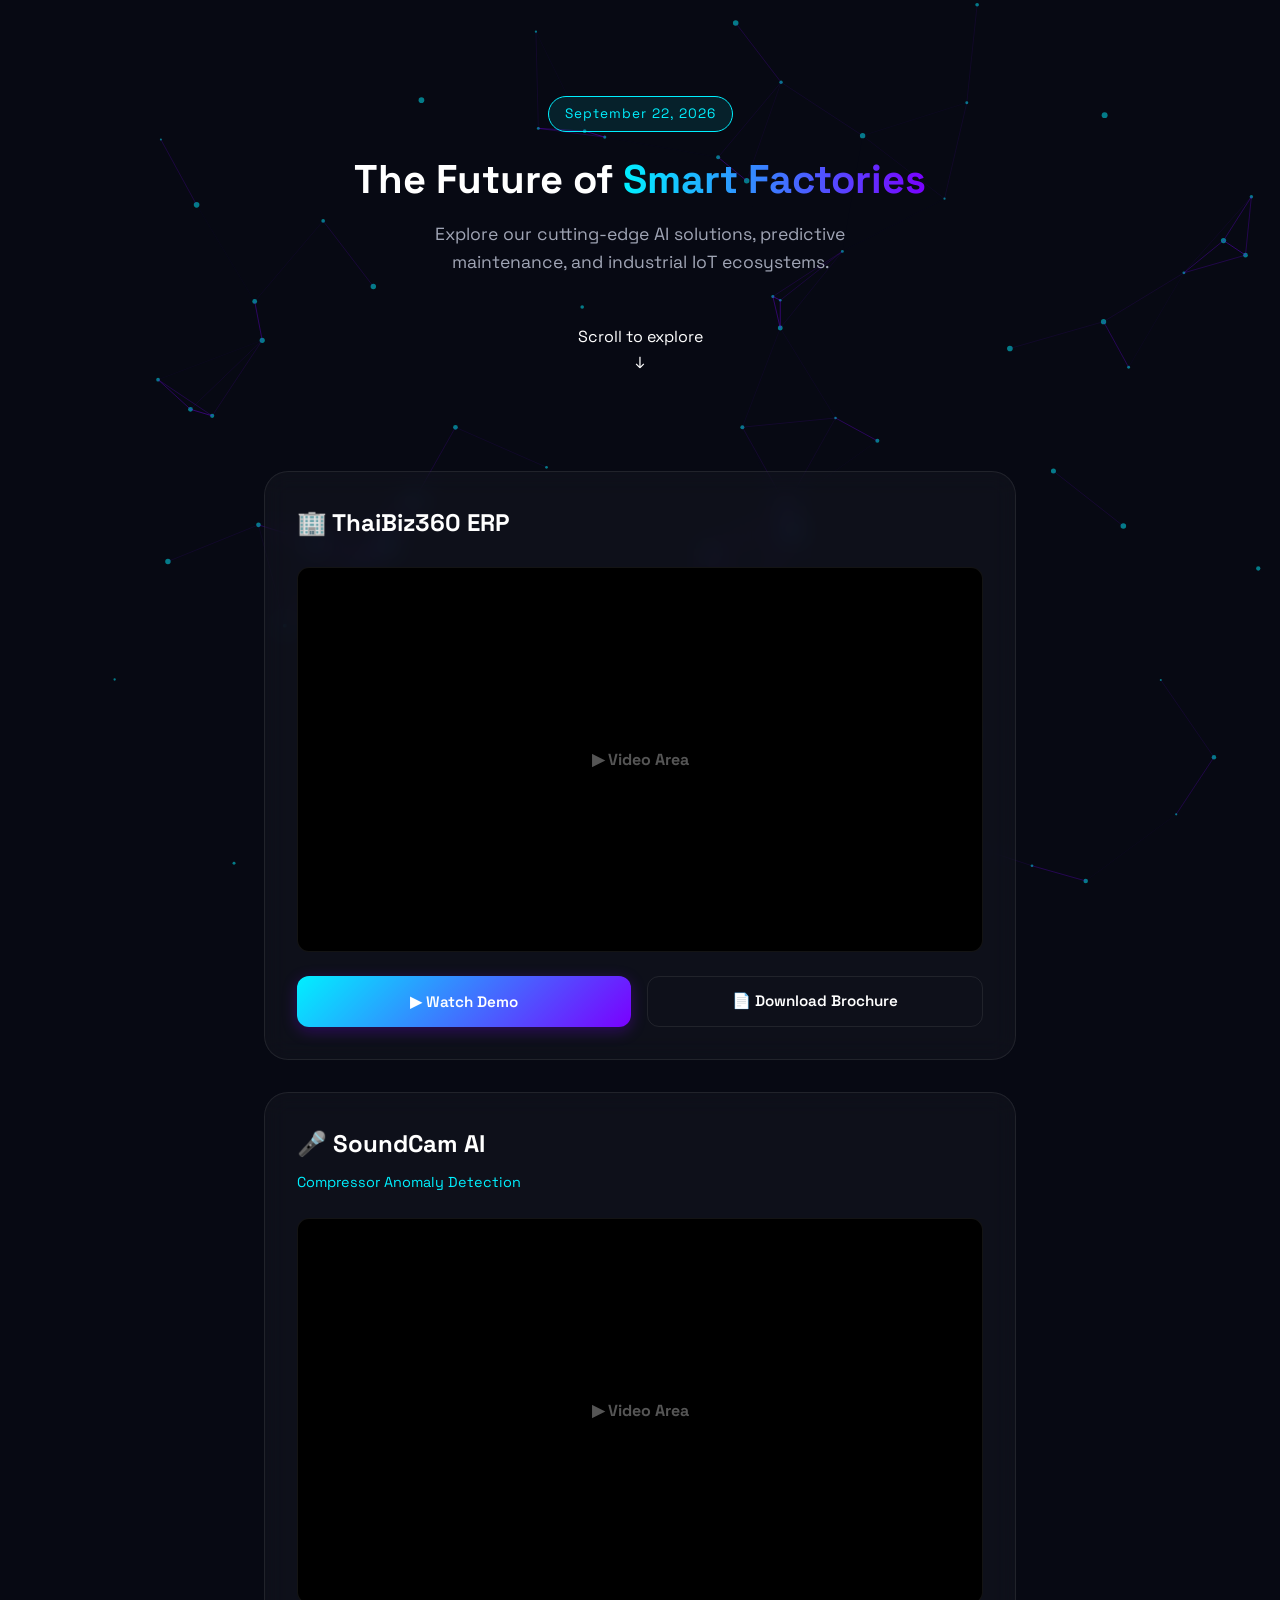
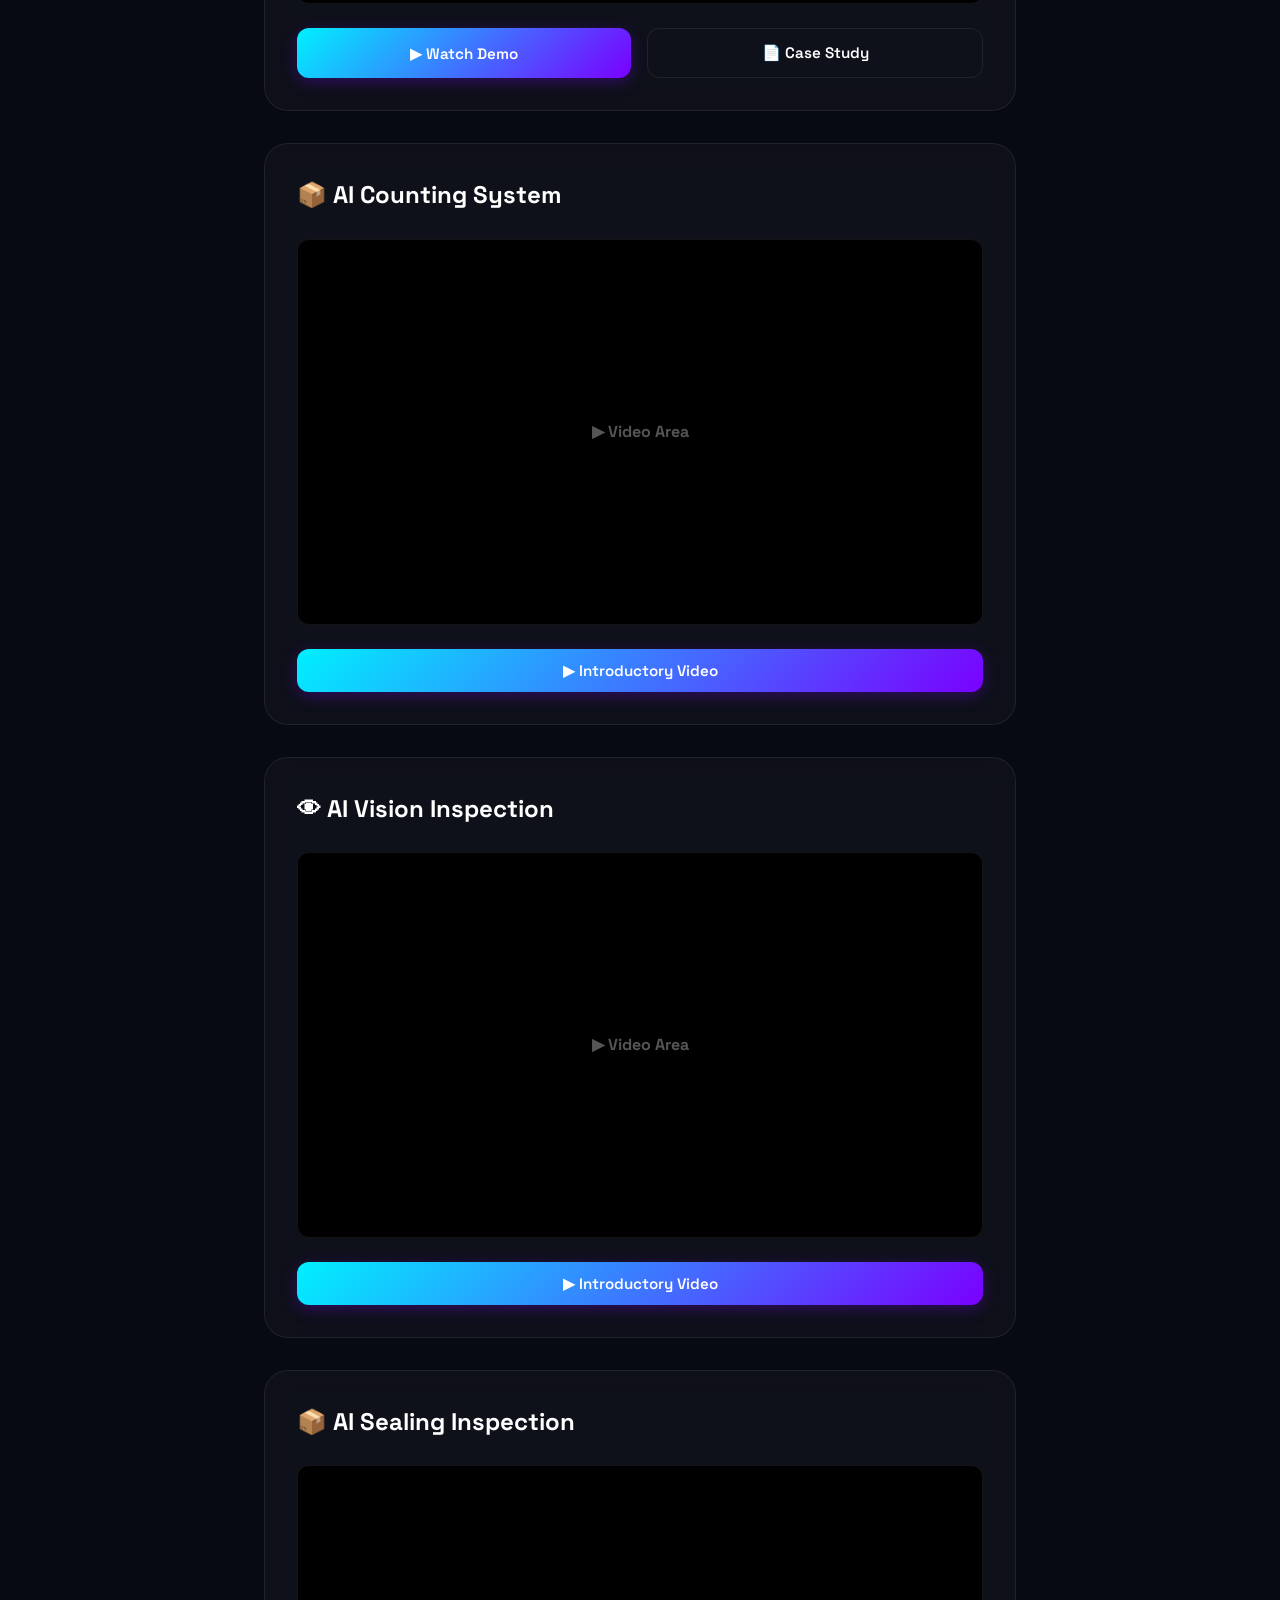
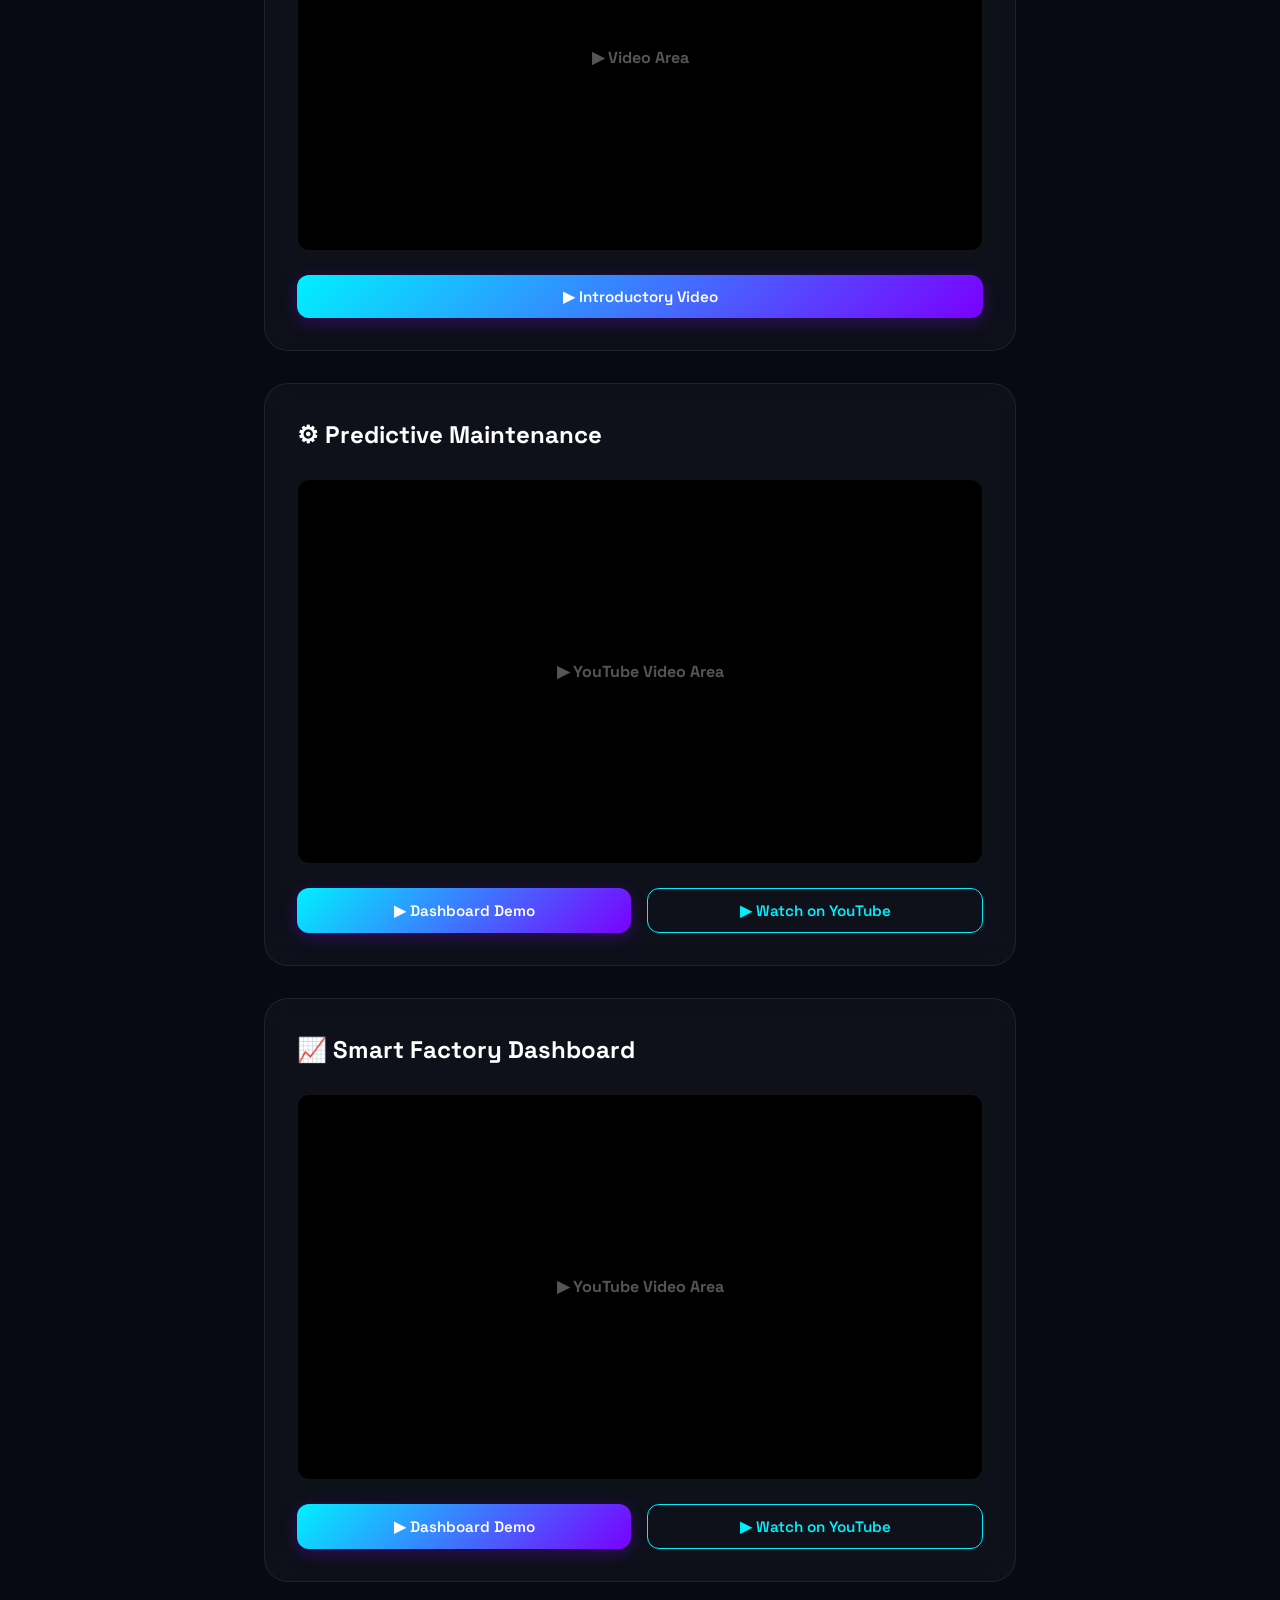
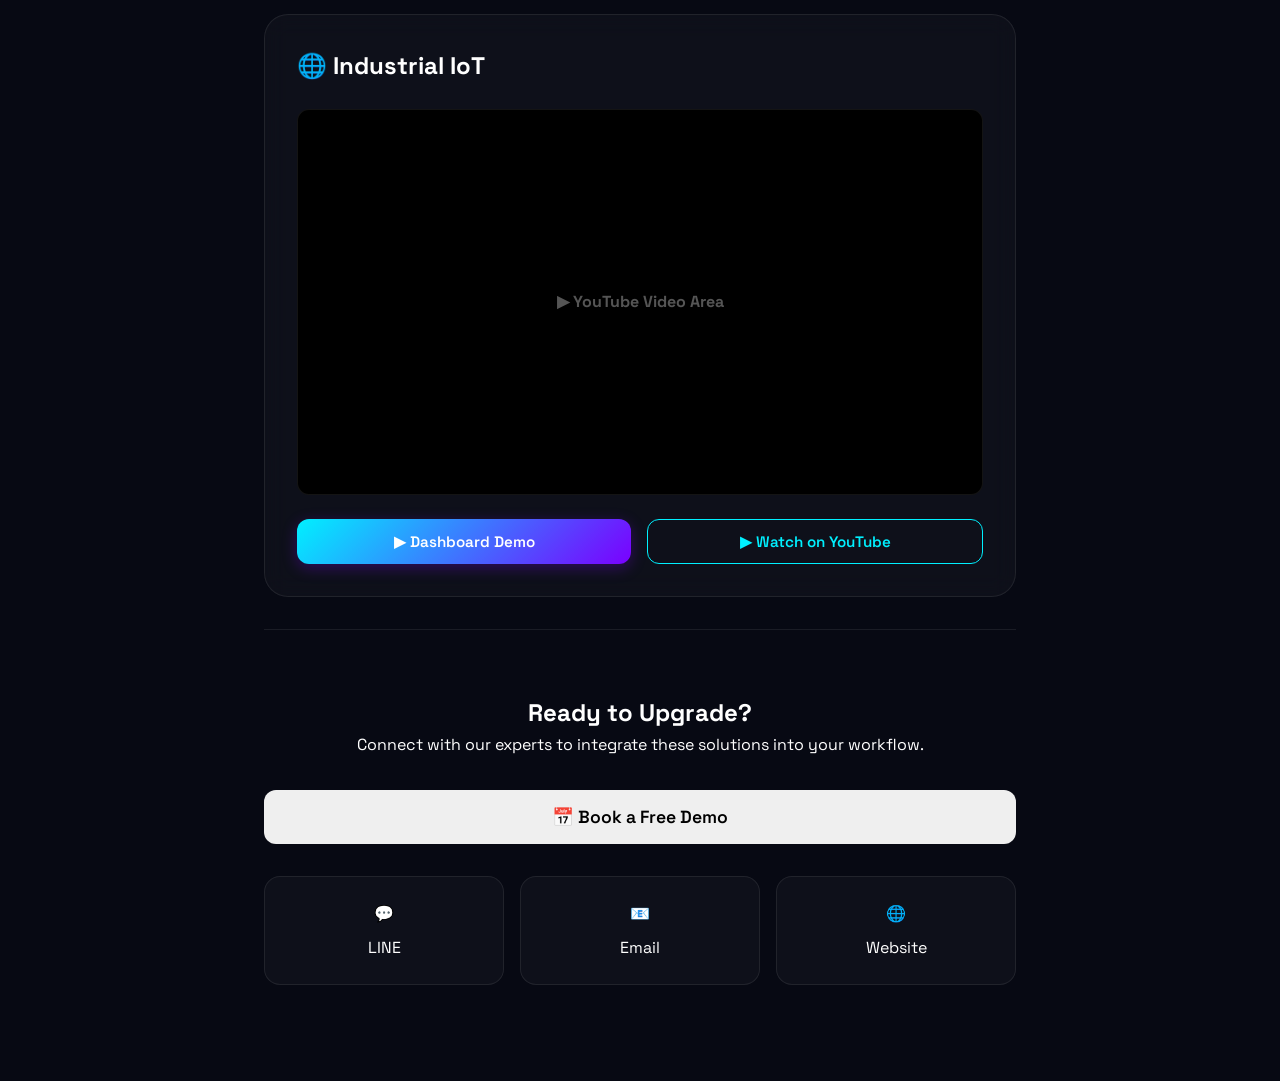
<file: design2.html>
<!doctype html>
<html lang="en">
  <head>
    <meta charset="UTF-8" />
    <meta name="viewport" content="width=device-width, initial-scale=1.0" />
    <title>AI Solutions Seminar 2026</title>
    <!-- Google Fonts for a modern, tech-focused look -->
    <link
      href="https://fonts.googleapis.com/css2?family=Space+Grotesk:wght@300;500;700&display=swap"
      rel="stylesheet"
    />
    <link rel="stylesheet" href="style.css" />
  </head>
  <body>
    <!-- <div id="design-switch">
      <a href="index.html">Design 1</a>
      <a href="design2.html" class="active">Design 2</a>
      <a href="design3.html">Design 3</a>
      <a href="design4.html">Design 4</a>
    </div> -->
    <!-- Dynamic AI Particle Background -->
    <canvas id="neural-canvas"></canvas>

    <div class="container">
      <!-- Header -->
      <header class="hero reveal">
        <div class="badge">September 22, 2026</div>
        <h1>
          The Future of <span class="gradient-text">Smart Factories</span>
        </h1>
        <p>
          Explore our cutting-edge AI solutions, predictive maintenance, and
          industrial IoT ecosystems.
        </p>
        <div class="scroll-indicator">
          <span>Scroll to explore</span>
          <div class="arrow">↓</div>
        </div>
      </header>

      <main>
        <!-- 1. ThaiBiz360 ERP -->
        <section class="card reveal" id="erp">
          <h2>🏢 ThaiBiz360 ERP</h2>
          <div class="video-wrapper">
            <!-- Replace with iframe or video tag -->
            <div class="video-placeholder">▶ Video Area</div>
          </div>
          <div class="actions">
            <button class="btn primary">▶ Watch Demo</button>
            <a href="#" class="btn secondary" download>📄 Download Brochure</a>
          </div>
        </section>

        <!-- 2. SoundCam AI -->
        <section class="card reveal" id="soundcam">
          <h2>🎤 SoundCam AI</h2>
          <p class="subtitle">Compressor Anomaly Detection</p>
          <div class="video-wrapper">
            <div class="video-placeholder">▶ Video Area</div>
          </div>
          <div class="actions">
            <button class="btn primary">▶ Watch Demo</button>
            <a href="#" class="btn secondary" download>📄 Case Study</a>
          </div>
        </section>

        <!-- 3. AI Counting System -->
        <section class="card reveal" id="ai-counting">
          <h2>📦 AI Counting System</h2>
          <div class="video-wrapper">
            <div class="video-placeholder">▶ Video Area</div>
          </div>
          <div class="actions">
            <button class="btn primary">▶ Introductory Video</button>
          </div>
        </section>

        <!-- 4. AI Vision Inspection -->
        <section class="card reveal" id="vision-inspection">
          <h2>👁 AI Vision Inspection</h2>
          <div class="video-wrapper">
            <div class="video-placeholder">▶ Video Area</div>
          </div>
          <div class="actions">
            <button class="btn primary">▶ Introductory Video</button>
          </div>
        </section>

        <!-- 5. AI Sealing Inspection -->
        <section class="card reveal" id="sealing-inspection">
          <h2>📦 AI Sealing Inspection</h2>
          <div class="video-wrapper">
            <div class="video-placeholder">▶ Video Area</div>
          </div>
          <div class="actions">
            <button class="btn primary">▶ Introductory Video</button>
          </div>
        </section>

        <!-- 6. Predictive Maintenance -->
        <section class="card reveal" id="predictive-maintenance">
          <h2>⚙ Predictive Maintenance</h2>
          <div class="video-wrapper">
            <div class="video-placeholder">▶ YouTube Video Area</div>
          </div>
          <div class="actions">
            <button class="btn primary">▶ Dashboard Demo</button>
            <button class="btn outline">▶ Watch on YouTube</button>
          </div>
        </section>

        <!-- 7. Smart Factory Dashboard -->
        <section class="card reveal" id="smart-factory">
          <h2>📈 Smart Factory Dashboard</h2>
          <div class="video-wrapper">
            <div class="video-placeholder">▶ YouTube Video Area</div>
          </div>
          <div class="actions">
            <button class="btn primary">▶ Dashboard Demo</button>
            <button class="btn outline">▶ Watch on YouTube</button>
          </div>
        </section>

        <!-- 8. Industrial IoT -->
        <section class="card reveal" id="iiot">
          <h2>🌐 Industrial IoT</h2>
          <div class="video-wrapper">
            <div class="video-placeholder">▶ YouTube Video Area</div>
          </div>
          <div class="actions">
            <button class="btn primary">▶ Dashboard Demo</button>
            <button class="btn outline">▶ Watch on YouTube</button>
          </div>
        </section>
      </main>

      <!-- Footer / Contact -->
      <footer class="contact-section reveal">
        <h2>Ready to Upgrade?</h2>
        <p>
          Connect with our experts to integrate these solutions into your
          workflow.
        </p>
        <button class="btn mega">📅 Book a Free Demo</button>

        <div class="contact-grid">
          <a href="#" class="contact-card">
            <span class="icon">💬</span>
            <span>LINE</span>
          </a>
          <a href="mailto:contact@company.com" class="contact-card">
            <span class="icon">📧</span>
            <span>Email</span>
          </a>
          <a href="#" class="contact-card">
            <span class="icon">🌐</span>
            <span>Website</span>
          </a>
        </div>
      </footer>
    </div>
    <script src="script.js"></script>
  </body>
</html>
</file>
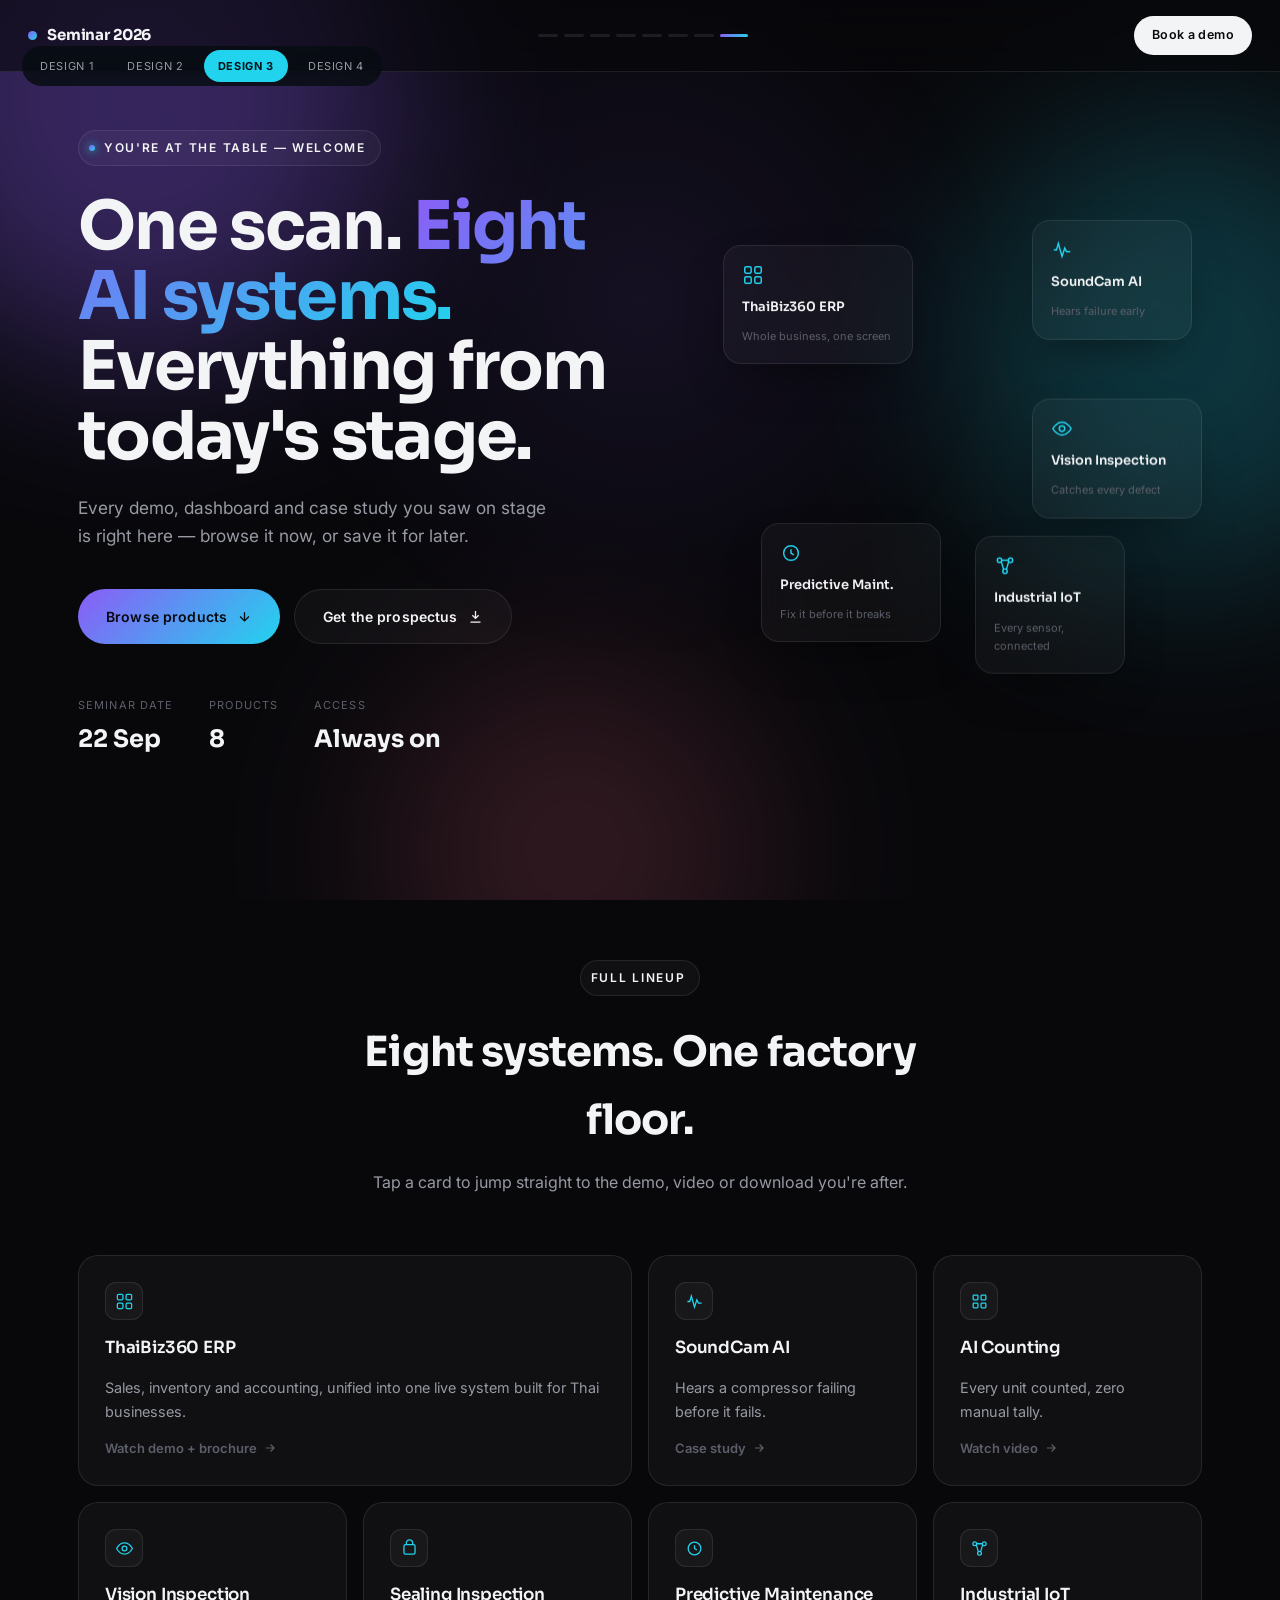
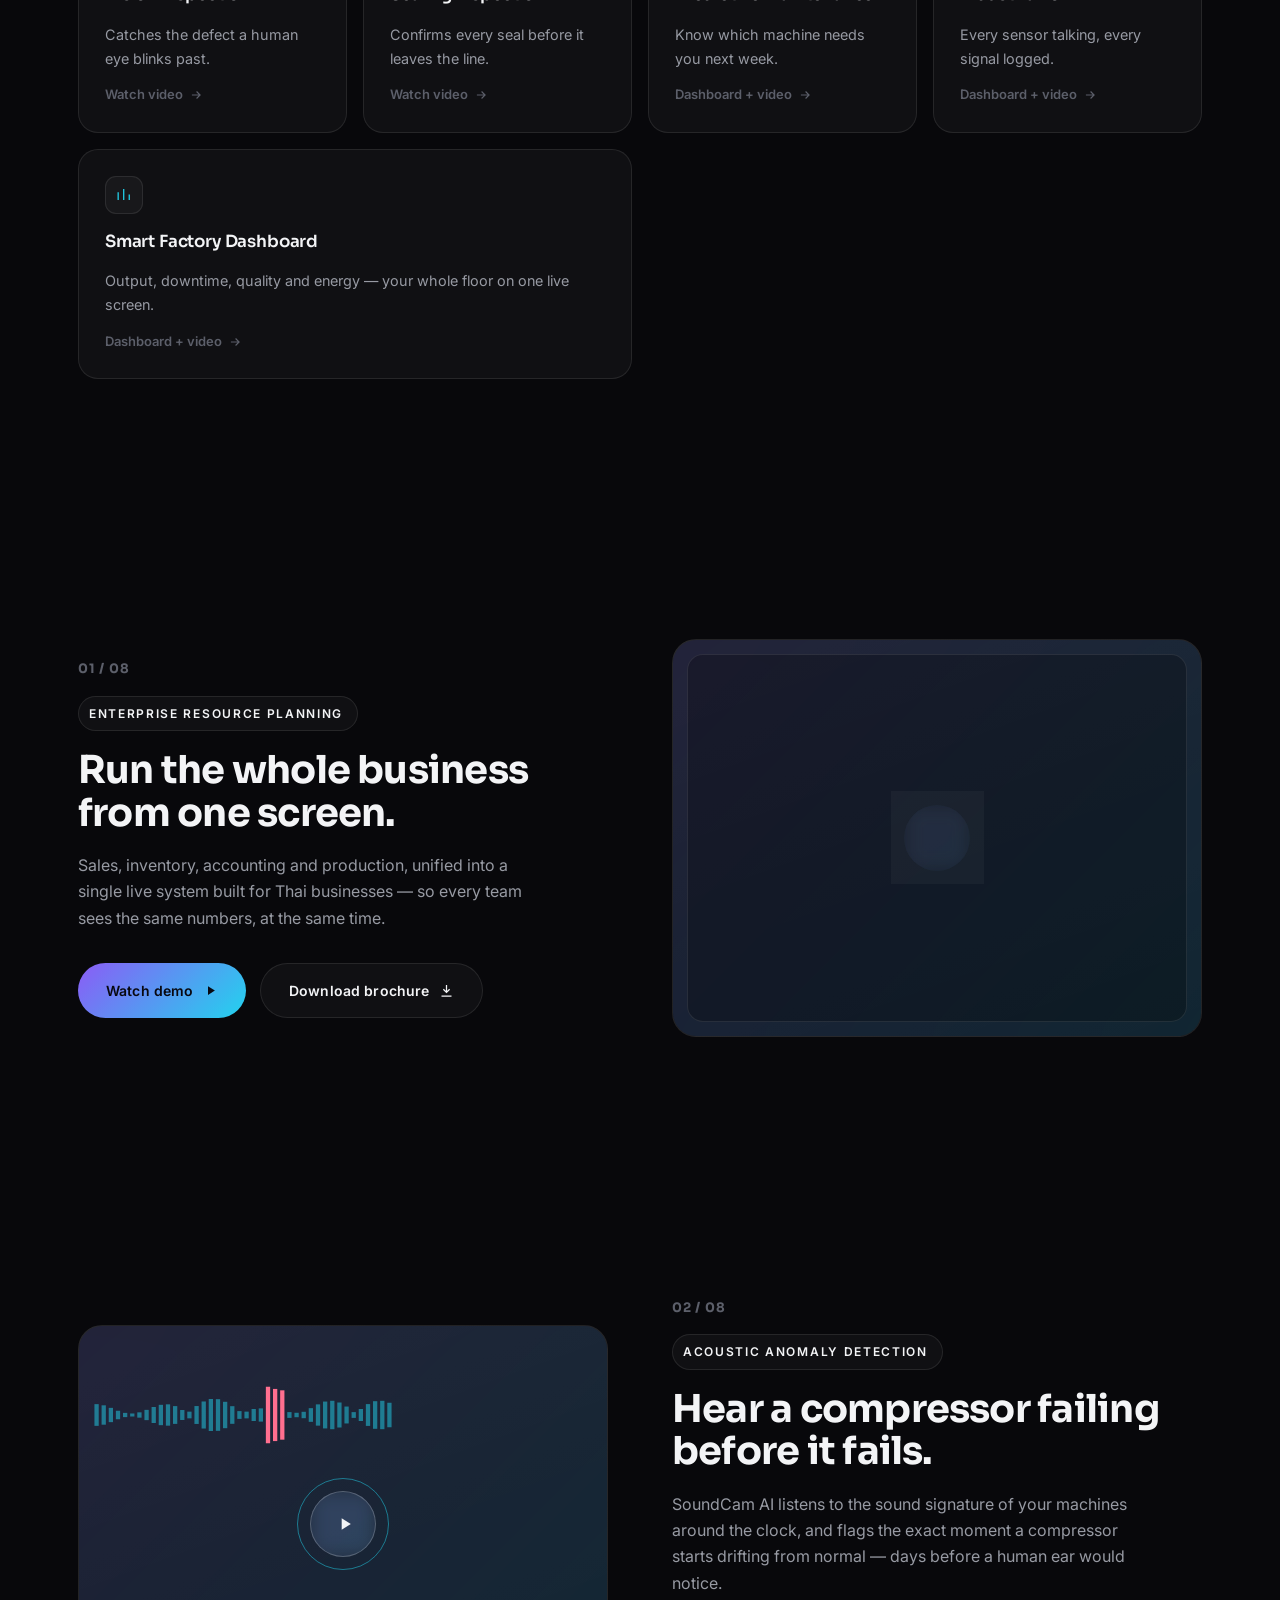
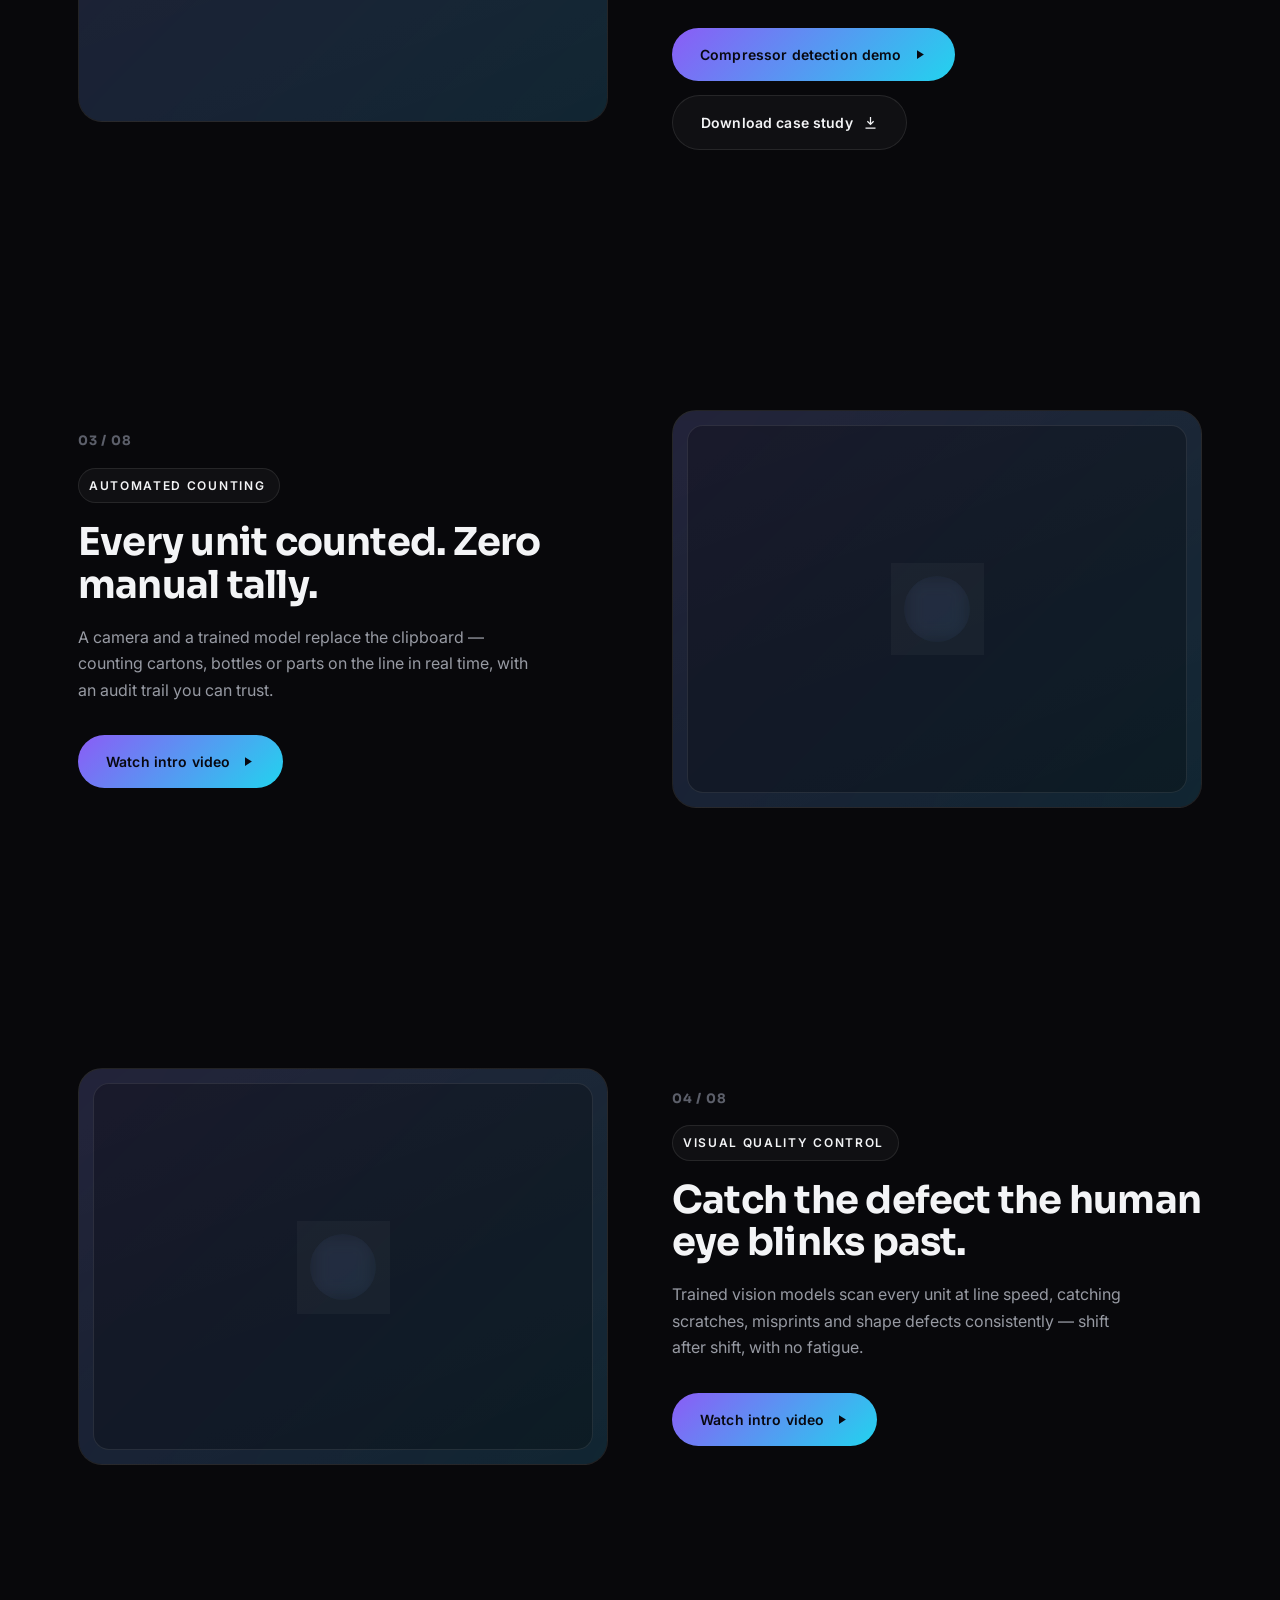
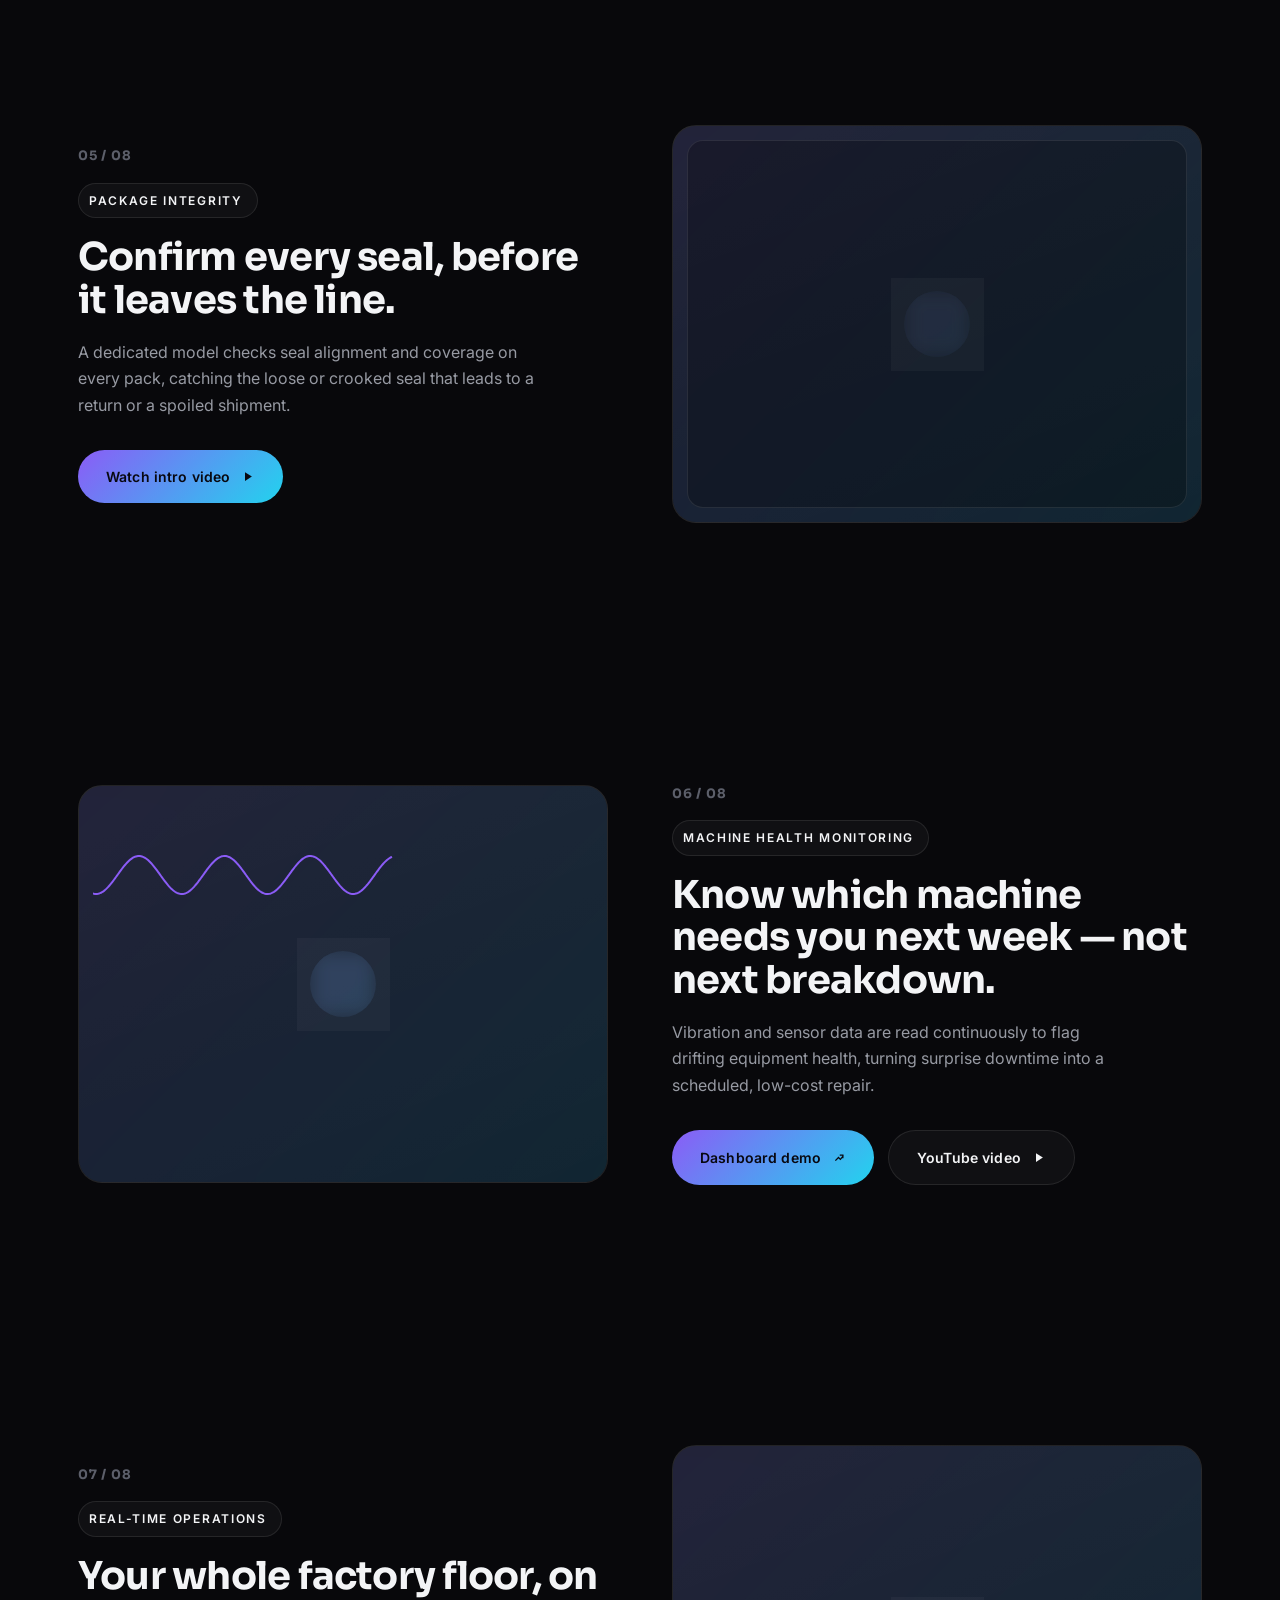
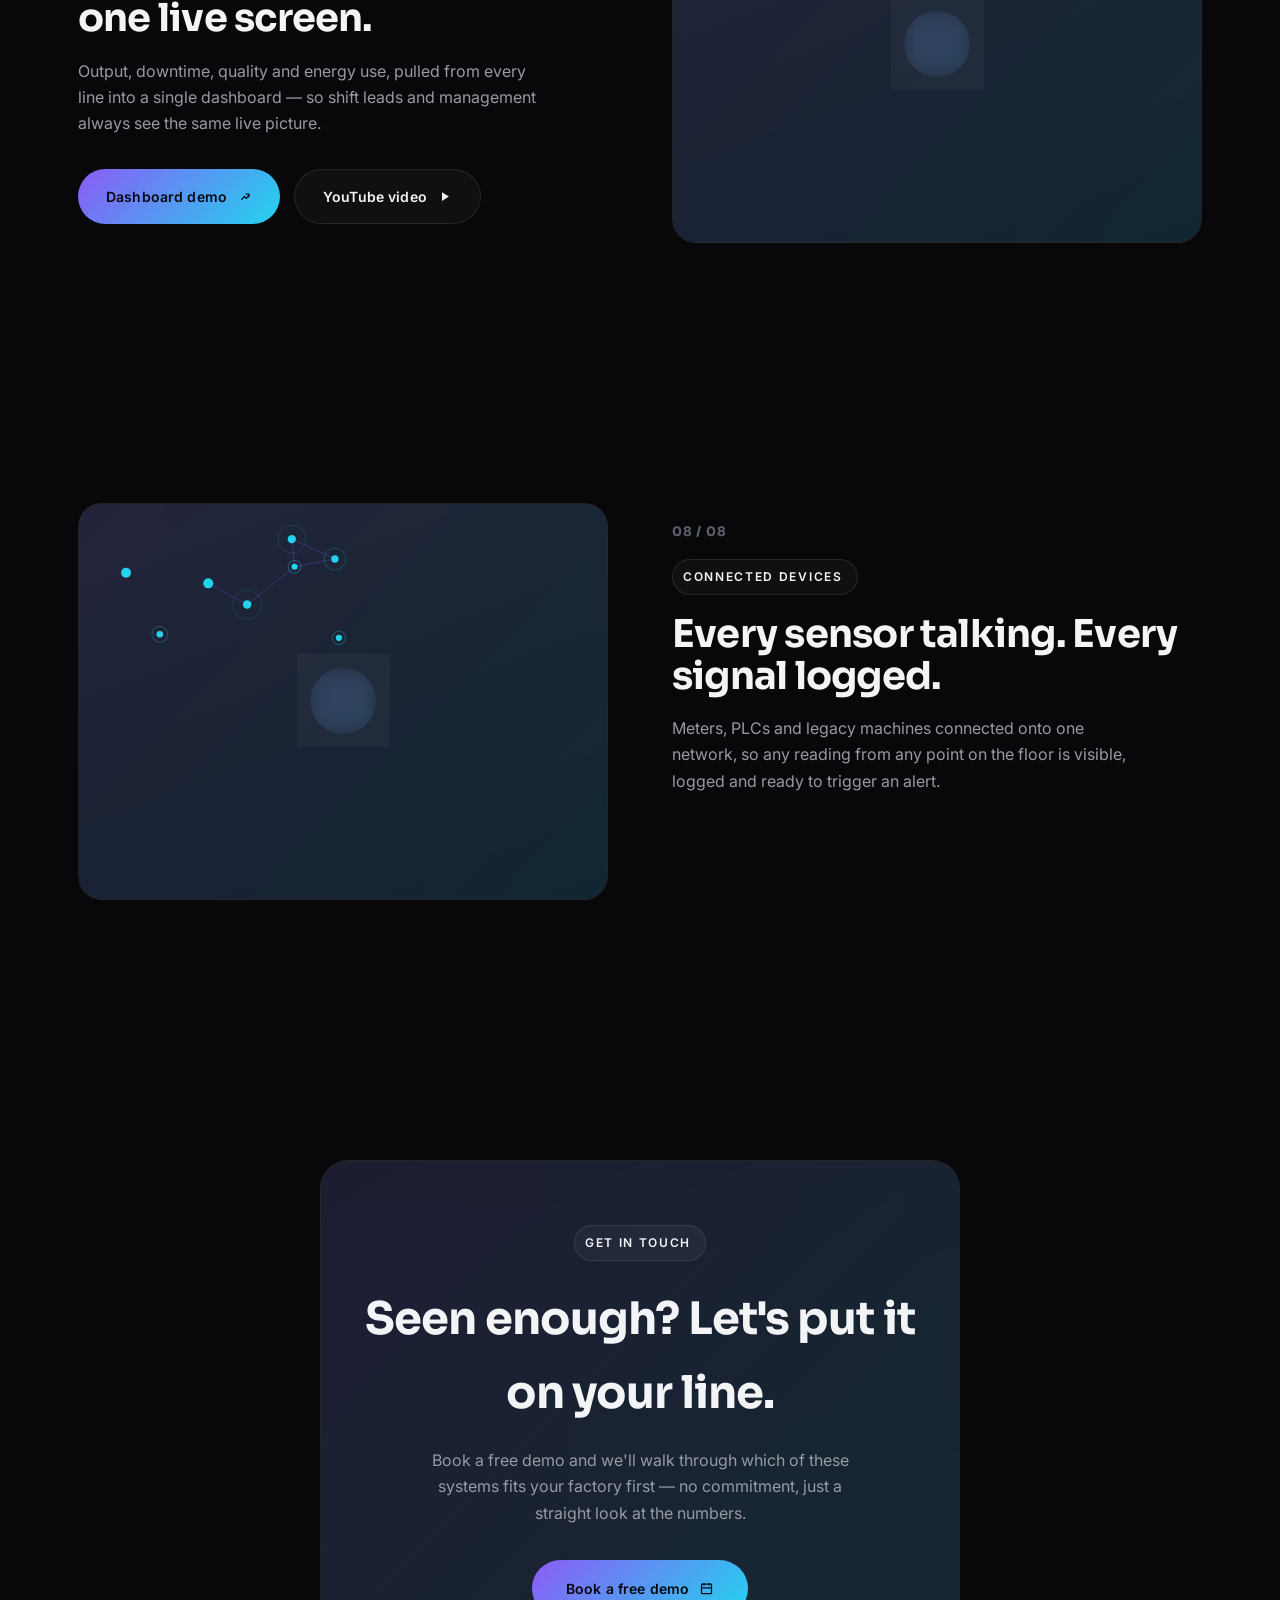
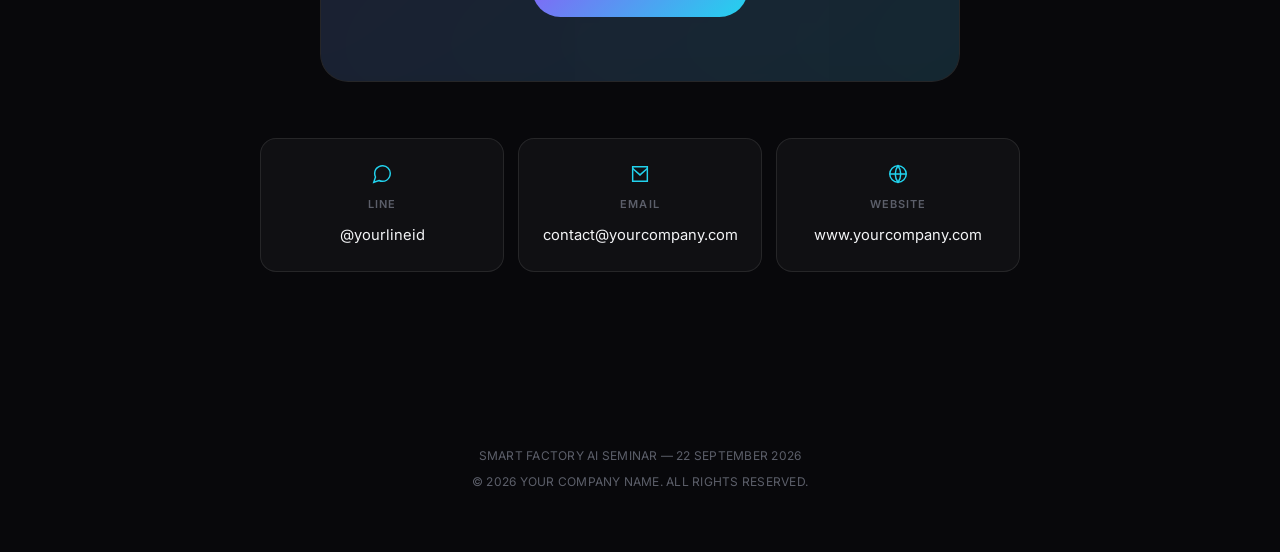
<file: design3.html>
<!doctype html>
<html lang="en">
  <head>
    <meta charset="UTF-8" />
    <meta name="viewport" content="width=device-width, initial-scale=1.0" />
    <title>Smart Factory AI Seminar — 22 SEP 2026</title>
    <meta
      name="description"
      content="Product hub for the Smart Factory AI Seminar — demos, case studies and contact channels for ThaiBiz360 ERP, SoundCam AI, and the full AI product line."
    />

    <link rel="preconnect" href="https://fonts.googleapis.com" />
    <link rel="preconnect" href="https://fonts.gstatic.com" crossorigin />
    <link
      href="https://fonts.googleapis.com/css2?family=Sora:wght@400;500;600;700;800&family=Inter:wght@400;500;600;700&display=swap"
      rel="stylesheet"
    />

    <style>
      :root {
        --bg: #08080b;
        --bg-2: #0c0c11;
        --glass: rgba(255, 255, 255, 0.035);
        --glass-hover: rgba(255, 255, 255, 0.07);
        --border: rgba(255, 255, 255, 0.09);
        --border-hover: rgba(255, 255, 255, 0.22);
        --text: #f3f4f6;
        --muted: #979aa3;
        --muted-dim: #5c5f6a;
        --violet: #8b5cf6;
        --cyan: #22d3ee;
        --coral: #ff6f8f;
        --grad: linear-gradient(135deg, var(--violet), var(--cyan));

        --display: "Sora", sans-serif;
        --body: "Inter", sans-serif;
      }

      * {
        box-sizing: border-box;
        margin: 0;
        padding: 0;
      }
      html {
        scroll-behavior: smooth;
      }
      html,
      body {
        background: var(--bg);
        color: var(--text);
      }
      body {
        font-family: var(--body);
        font-size: 16px;
        line-height: 1.65;
        overflow-x: hidden;
        -webkit-font-smoothing: antialiased;
      }
      ::selection {
        background: var(--violet);
        color: #fff;
      }
      a {
        color: inherit;
        text-decoration: none;
      }
      button {
        font: inherit;
        color: inherit;
        background: none;
        border: none;
        cursor: pointer;
      }
      img,
      svg {
        display: block;
        max-width: 100%;
      }

      .tag {
        font-family: var(--body);
        font-weight: 600;
        font-size: 12px;
        letter-spacing: 0.14em;
        text-transform: uppercase;
        color: var(--text);
        display: inline-flex;
        align-items: center;
        gap: 9px;
        background: var(--glass);
        border: 1px solid var(--border);
        padding: 7px 14px 7px 10px;
        border-radius: 100px;
      }
      .tag i {
        width: 6px;
        height: 6px;
        border-radius: 50%;
        background: var(--grad);
        flex: none;
      }
      .tag i.pulse {
        animation: pulse 1.6s ease-in-out infinite;
        box-shadow: 0 0 8px var(--cyan);
      }
      @keyframes pulse {
        0%,
        100% {
          opacity: 1;
        }
        50% {
          opacity: 0.3;
        }
      }

      .reveal {
        opacity: 0;
        transform: translateY(26px);
        filter: blur(6px);
        transition:
          opacity 0.9s cubic-bezier(0.16, 0.8, 0.3, 1),
          transform 0.9s cubic-bezier(0.16, 0.8, 0.3, 1),
          filter 0.9s cubic-bezier(0.16, 0.8, 0.3, 1);
      }
      .reveal.in {
        opacity: 1;
        transform: translateY(0);
        filter: blur(0);
      }
      .d1 {
        transition-delay: 0.08s;
      }
      .d2 {
        transition-delay: 0.16s;
      }
      .d3 {
        transition-delay: 0.24s;
      }
      .d4 {
        transition-delay: 0.32s;
      }

      @media (prefers-reduced-motion: reduce) {
        html {
          scroll-behavior: auto;
        }
        .reveal {
          opacity: 1 !important;
          transform: none !important;
          filter: none !important;
          transition: none !important;
        }
        * {
          animation-duration: 0.001ms !important;
          animation-iteration-count: 1 !important;
        }
      }

      /* ============================================================
   CURSOR SPOTLIGHT (desktop only)
   ============================================================ */
      #spotlight {
        position: fixed;
        inset: 0;
        z-index: 2;
        pointer-events: none;
        background: radial-gradient(
          600px circle at var(--mx, 50%) var(--my, 20%),
          rgba(139, 92, 246, 0.1),
          transparent 60%
        );
        transition: background 0.1s linear;
      }
      @media (pointer: coarse) {
        #spotlight {
          display: none;
        }
      }

      /* ============================================================
   NAV
   ============================================================ */
      #nav {
        position: fixed;
        top: 0;
        left: 0;
        right: 0;
        z-index: 100;
        display: flex;
        align-items: center;
        justify-content: space-between;
        padding: 16px 28px;
        background: rgba(8, 8, 11, 0.6);
        backdrop-filter: blur(16px);
        border-bottom: 1px solid var(--border);
      }
      #nav .brand {
        font-family: var(--display);
        font-weight: 700;
        font-size: 15px;
        letter-spacing: -0.01em;
        display: flex;
        align-items: center;
        gap: 10px;
      }
      #nav .brand .dot {
        width: 9px;
        height: 9px;
        border-radius: 50%;
        background: var(--grad);
      }
      #nav .ticks {
        display: flex;
        gap: 6px;
      }
      #nav .ticks a {
        width: 20px;
        height: 3px;
        border-radius: 3px;
        background: var(--border);
        transition: all 0.3s ease;
      }
      #nav .ticks a.active {
        background: var(--grad);
        width: 28px;
      }
      @media (max-width: 820px) {
        #nav .ticks {
          display: none;
        }
      }
      #nav .navcta {
        font-family: var(--body);
        font-weight: 600;
        font-size: 12.5px;
        letter-spacing: 0.03em;
        background: var(--text);
        color: #0a0a0d;
        padding: 9px 18px;
        border-radius: 100px;
      }

      /* ============================================================
   LAYOUT
   ============================================================ */
      .wrap {
        max-width: 1180px;
        margin: 0 auto;
        padding: 0 28px;
        position: relative;
        z-index: 3;
      }
      section {
        position: relative;
        padding: 130px 0;
      }
      @media (max-width: 640px) {
        section {
          padding: 90px 0;
        }
        .wrap {
          padding: 0 20px;
        }
      }

      .aurora {
        position: absolute;
        inset: 0;
        overflow: hidden;
        z-index: 0;
        pointer-events: none;
      }
      .aurora .blob {
        position: absolute;
        border-radius: 50%;
        filter: blur(90px);
        opacity: 0.35;
      }
      .aurora .b1 {
        width: 520px;
        height: 520px;
        background: var(--violet);
        top: -160px;
        left: -120px;
      }
      .aurora .b2 {
        width: 460px;
        height: 460px;
        background: var(--cyan);
        top: 120px;
        right: -140px;
        opacity: 0.22;
      }
      .aurora .b3 {
        width: 380px;
        height: 380px;
        background: var(--coral);
        bottom: -140px;
        left: 30%;
        opacity: 0.16;
      }

      /* ============================================================
   BUTTONS
   ============================================================ */
      .btn {
        font-family: var(--body);
        font-weight: 600;
        font-size: 14px;
        letter-spacing: 0.01em;
        padding: 15px 28px;
        border-radius: 100px;
        display: inline-flex;
        align-items: center;
        gap: 10px;
        transition:
          transform 0.15s ease,
          box-shadow 0.3s ease,
          border-color 0.3s ease,
          background 0.3s ease;
        white-space: nowrap;
        will-change: transform;
      }
      .btn-primary {
        background: var(--grad);
        color: #080810;
      }
      .btn-primary:hover {
        box-shadow: 0 12px 34px -10px rgba(139, 92, 246, 0.55);
      }
      .btn-glass {
        background: var(--glass);
        border: 1px solid var(--border);
        color: var(--text);
      }
      .btn-glass:hover {
        background: var(--glass-hover);
        border-color: var(--border-hover);
      }
      .btn svg {
        width: 15px;
        height: 15px;
      }

      /* ============================================================
   HERO
   ============================================================ */
      #hero {
        min-height: 100svh;
        display: flex;
        align-items: center;
        padding-top: 120px;
      }
      .hero-grid {
        display: grid;
        grid-template-columns: 1.1fr 0.9fr;
        gap: 60px;
        align-items: center;
      }
      @media (max-width: 960px) {
        .hero-grid {
          grid-template-columns: 1fr;
          gap: 60px;
        }
      }

      h1.title {
        font-family: var(--display);
        font-weight: 700;
        letter-spacing: -0.025em;
        line-height: 1.04;
        font-size: clamp(2.3rem, 5.6vw, 4.2rem);
        margin: 26px 0 22px;
      }
      h1.title .g {
        background: var(--grad);
        -webkit-background-clip: text;
        background-clip: text;
        color: transparent;
      }
      .hero-sub {
        color: var(--muted);
        font-size: 1.08rem;
        max-width: 480px;
        margin-bottom: 38px;
      }
      .hero-cta {
        display: flex;
        gap: 14px;
        flex-wrap: wrap;
      }
      .hero-stats {
        display: flex;
        gap: 36px;
        margin-top: 52px;
      }
      .hero-stats .s label {
        display: block;
        font-size: 11px;
        letter-spacing: 0.1em;
        text-transform: uppercase;
        color: var(--muted-dim);
        margin-bottom: 6px;
      }
      .hero-stats .s .v {
        font-family: var(--display);
        font-weight: 700;
        font-size: 1.5rem;
      }

      /* floating bento preview cluster in hero */
      .cluster {
        position: relative;
        height: 460px;
      }
      .chip {
        position: absolute;
        background: var(--glass);
        border: 1px solid var(--border);
        border-radius: 18px;
        backdrop-filter: blur(14px);
        padding: 18px;
        display: flex;
        flex-direction: column;
        gap: 10px;
        transition:
          transform 0.25s ease,
          border-color 0.25s ease;
        box-shadow: 0 20px 50px -20px rgba(0, 0, 0, 0.6);
      }
      .chip:hover {
        border-color: var(--border-hover);
      }
      .chip svg {
        width: 22px;
        height: 22px;
        color: var(--cyan);
      }
      .chip .clabel {
        font-family: var(--display);
        font-weight: 600;
        font-size: 13px;
      }
      .chip .csub {
        font-size: 11px;
        color: var(--muted-dim);
      }
      .chip.c1 {
        width: 190px;
        top: 6%;
        left: 0;
        z-index: 4;
      }
      .chip.c2 {
        width: 160px;
        top: 0;
        right: 2%;
        z-index: 3;
      }
      .chip.c3 {
        width: 170px;
        top: 40%;
        right: 0;
        z-index: 5;
      }
      .chip.c4 {
        width: 180px;
        bottom: 6%;
        left: 8%;
        z-index: 3;
      }
      .chip.c5 {
        width: 150px;
        bottom: 0;
        right: 16%;
        z-index: 2;
      }
      @media (max-width: 960px) {
        .cluster {
          height: 340px;
        }
        .chip {
          padding: 14px;
        }
        .chip.c1 {
          width: 150px;
        }
        .chip.c2 {
          width: 130px;
        }
        .chip.c3 {
          width: 140px;
        }
        .chip.c4 {
          width: 150px;
        }
        .chip.c5 {
          width: 120px;
        }
      }
      @media (max-width: 640px) {
        .cluster {
          display: none;
        }
      }

      /* ============================================================
   BENTO OVERVIEW GRID
   ============================================================ */
      #overview {
        padding-top: 60px;
      }
      .section-head {
        text-align: center;
        max-width: 620px;
        margin: 0 auto 60px;
      }
      .section-head .tag {
        margin-bottom: 22px;
      }
      .section-head h2 {
        font-family: var(--display);
        font-weight: 700;
        letter-spacing: -0.02em;
        font-size: clamp(1.8rem, 4vw, 2.6rem);
        margin-bottom: 14px;
      }
      .section-head p {
        color: var(--muted);
      }

      .bento {
        display: grid;
        grid-template-columns: repeat(4, 1fr);
        gap: 16px;
        grid-auto-flow: dense;
      }
      @media (max-width: 900px) {
        .bento {
          grid-template-columns: repeat(2, 1fr);
        }
      }
      @media (max-width: 560px) {
        .bento {
          grid-template-columns: 1fr;
        }
      }

      .bcard {
        background: var(--glass);
        border: 1px solid var(--border);
        border-radius: 20px;
        padding: 26px;
        display: flex;
        flex-direction: column;
        gap: 14px;
        min-height: 170px;
        position: relative;
        overflow: hidden;
        transition:
          transform 0.3s cubic-bezier(0.16, 0.8, 0.3, 1),
          border-color 0.3s ease,
          background 0.3s ease;
      }
      .bcard.span2 {
        grid-column: span 2;
      }
      @media (max-width: 900px) {
        .bcard.span2 {
          grid-column: span 2;
        }
      }
      @media (max-width: 560px) {
        .bcard.span2 {
          grid-column: span 1;
        }
      }
      .bcard:hover {
        transform: translateY(-6px);
        border-color: var(--border-hover);
        background: var(--glass-hover);
      }
      .bcard .glow {
        position: absolute;
        width: 180px;
        height: 180px;
        border-radius: 50%;
        background: var(--grad);
        filter: blur(60px);
        opacity: 0;
        top: -60px;
        right: -60px;
        transition: opacity 0.4s ease;
      }
      .bcard:hover .glow {
        opacity: 0.22;
      }
      .bcard .bicon {
        width: 38px;
        height: 38px;
        border-radius: 11px;
        background: var(--glass);
        border: 1px solid var(--border);
        display: flex;
        align-items: center;
        justify-content: center;
      }
      .bcard .bicon svg {
        width: 19px;
        height: 19px;
        color: var(--cyan);
      }
      .bcard .btitle {
        font-family: var(--display);
        font-weight: 600;
        font-size: 1.05rem;
        letter-spacing: -0.01em;
      }
      .bcard .bsub {
        color: var(--muted);
        font-size: 0.9rem;
        flex: 1;
      }
      .bcard .barrow {
        font-size: 13px;
        color: var(--muted-dim);
        display: flex;
        align-items: center;
        gap: 6px;
        font-weight: 600;
      }
      .bcard:hover .barrow {
        color: var(--cyan);
      }
      .bcard .barrow svg {
        width: 14px;
        height: 14px;
        transition: transform 0.3s ease;
      }
      .bcard:hover .barrow svg {
        transform: translateX(3px);
      }

      /* ============================================================
   PRODUCT DETAIL SECTIONS
   ============================================================ */
      .channel {
        display: grid;
        grid-template-columns: 1fr 1fr;
        gap: 64px;
        align-items: center;
      }
      .channel.rev {
        direction: rtl;
      }
      .channel.rev > * {
        direction: ltr;
      }
      @media (max-width: 900px) {
        .channel {
          grid-template-columns: 1fr;
          gap: 40px;
        }
        .channel.rev {
          direction: ltr;
        }
      }

      .ch-num {
        font-family: var(--display);
        font-weight: 700;
        font-size: 13px;
        color: var(--muted-dim);
        letter-spacing: 0.06em;
        margin-bottom: 16px;
        display: block;
      }
      .ch-title {
        font-family: var(--display);
        font-weight: 700;
        font-size: clamp(1.6rem, 3.2vw, 2.4rem);
        line-height: 1.1;
        letter-spacing: -0.02em;
        margin: 18px 0 18px;
      }
      .ch-body {
        color: var(--muted);
        max-width: 460px;
        margin-bottom: 32px;
      }
      .ch-actions {
        display: flex;
        gap: 14px;
        flex-wrap: wrap;
      }

      .stage-card {
        position: relative;
        border-radius: 24px;
        overflow: hidden;
        aspect-ratio: 4/3;
        background: linear-gradient(
          160deg,
          rgba(255, 255, 255, 0.05),
          rgba(255, 255, 255, 0.01)
        );
        border: 1px solid var(--border);
      }
      .stage-card .glowbg {
        position: absolute;
        inset: -40%;
        background: var(--grad);
        filter: blur(70px);
        opacity: 0.16;
      }
      .stage-card .frame {
        position: absolute;
        inset: 14px;
        border-radius: 16px;
        border: 1px solid var(--border);
        background: rgba(0, 0, 0, 0.25);
        overflow: hidden;
      }
      .stage-card .stage {
        position: absolute;
        inset: 14px;
        border-radius: 16px;
        display: flex;
        align-items: center;
        justify-content: center;
      }
      .playbtn {
        width: 66px;
        height: 66px;
        border-radius: 50%;
        background: var(--glass);
        border: 1px solid var(--border-hover);
        display: flex;
        align-items: center;
        justify-content: center;
        backdrop-filter: blur(10px);
        transition:
          transform 0.25s ease,
          background 0.25s ease;
        position: relative;
        z-index: 2;
      }
      .playbtn::before {
        content: "";
        position: absolute;
        inset: -14px;
        border-radius: 50%;
        border: 1px solid var(--cyan);
        opacity: 0.5;
        animation: ring 2.2s ease-out infinite;
      }
      .playbtn:hover {
        transform: scale(1.08);
        background: var(--glass-hover);
      }
      .playbtn svg {
        width: 20px;
        height: 20px;
        color: var(--text);
        margin-left: 3px;
      }
      @keyframes ring {
        0% {
          transform: scale(0.85);
          opacity: 0.6;
        }
        100% {
          transform: scale(1.35);
          opacity: 0;
        }
      }

      .mini-viz {
        position: absolute;
        inset: 14px;
        border-radius: 16px;
        overflow: hidden;
      }
      .mini-bars {
        position: absolute;
        bottom: 22px;
        left: 22px;
        right: 22px;
        height: 36%;
        display: flex;
        align-items: flex-end;
        gap: 6px;
        opacity: 0.55;
      }
      .mini-bars i {
        flex: 1;
        background: var(--grad);
        border-radius: 3px 3px 0 0;
        animation: barmove 2.6s ease-in-out infinite;
      }
      .mini-bars i:nth-child(odd) {
        animation-delay: 0.3s;
      }
      @keyframes barmove {
        0%,
        100% {
          transform: scaleY(0.35);
        }
        50% {
          transform: scaleY(1);
        }
      }

      .mini-nodes {
        position: absolute;
        inset: 0;
      }

      /* ============================================================
   CONTACT
   ============================================================ */
      #contact {
        text-align: center;
      }
      .contact-card {
        max-width: 640px;
        margin: 0 auto;
        background: var(--glass);
        border: 1px solid var(--border);
        border-radius: 28px;
        padding: 64px 40px;
        position: relative;
        overflow: hidden;
      }
      .contact-card .glowbg {
        position: absolute;
        inset: -30%;
        background: var(--grad);
        filter: blur(90px);
        opacity: 0.14;
      }
      #contact h2 {
        font-family: var(--display);
        font-weight: 700;
        font-size: clamp(1.8rem, 4.4vw, 2.8rem);
        letter-spacing: -0.02em;
        margin: 22px 0 16px;
        position: relative;
        z-index: 1;
      }
      #contact p {
        color: var(--muted);
        max-width: 440px;
        margin: 0 auto 34px;
        position: relative;
        z-index: 1;
      }
      #contact .btn-primary {
        position: relative;
        z-index: 1;
        padding: 17px 34px;
      }

      .channels {
        display: grid;
        grid-template-columns: repeat(3, 1fr);
        gap: 14px;
        max-width: 760px;
        margin: 56px auto 0;
      }
      @media (max-width: 640px) {
        .channels {
          grid-template-columns: 1fr;
        }
      }
      .chan-card {
        border: 1px solid var(--border);
        background: var(--glass);
        border-radius: 16px;
        padding: 24px 18px;
        display: flex;
        flex-direction: column;
        align-items: center;
        gap: 10px;
        transition:
          border-color 0.25s ease,
          transform 0.25s ease,
          background 0.25s ease;
      }
      .chan-card:hover {
        border-color: var(--border-hover);
        transform: translateY(-4px);
        background: var(--glass-hover);
      }
      .chan-card svg {
        width: 22px;
        height: 22px;
        color: var(--cyan);
      }
      .chan-card .cl {
        font-weight: 600;
        font-size: 11px;
        letter-spacing: 0.1em;
        text-transform: uppercase;
        color: var(--muted-dim);
      }
      .chan-card .cv {
        font-size: 0.92rem;
        word-break: break-word;
      }

      footer {
        padding: 44px 0 60px;
        text-align: center;
        font-size: 12px;
        color: var(--muted-dim);
        letter-spacing: 0.02em;
        position: relative;
        z-index: 3;
      }
      footer .fline {
        margin-top: 6px;
      }

      /* ============================================================
   VIDEO MODAL
   ============================================================ */
      #modal {
        position: fixed;
        inset: 0;
        background: rgba(5, 5, 8, 0.85);
        backdrop-filter: blur(14px);
        z-index: 200;
        display: flex;
        align-items: center;
        justify-content: center;
        opacity: 0;
        visibility: hidden;
        transition:
          opacity 0.3s ease,
          visibility 0.3s ease;
        padding: 20px;
      }
      #modal.open {
        opacity: 1;
        visibility: visible;
      }
      #modal .box {
        width: 100%;
        max-width: 920px;
        aspect-ratio: 16/9;
        background: #000;
        border-radius: 16px;
        overflow: hidden;
        border: 1px solid var(--border);
        position: relative;
        transform: scale(0.94);
        transition: transform 0.3s ease;
      }
      #modal.open .box {
        transform: scale(1);
      }
      #modal iframe {
        width: 100%;
        height: 100%;
        border: 0;
      }
      #modal .close {
        position: absolute;
        top: -42px;
        right: 0;
        font-size: 12.5px;
        font-weight: 600;
        color: var(--muted);
      }
      #modal .close:hover {
        color: var(--text);
      }

      /* ============================================================
   DESIGN SWITCHER
   ============================================================ */
      #design-switch {
        position: fixed;
        top: 46px;
        left: 22px;
        z-index: 70;
        display: flex;
        gap: 6px;
        background: rgba(9, 13, 19, 0.85);
        backdrop-filter: blur(8px);
        border: 1px solid var(--line-soft);
        border-radius: 100px;
        padding: 4px;
      }
      #design-switch a {
        font-family: var(--mono);
        font-size: 11px;
        letter-spacing: 0.06em;
        text-transform: uppercase;
        padding: 7px 14px;
        border-radius: 100px;
        color: var(--muted);
        transition: all 0.25s ease;
      }
      #design-switch a.active {
        background: var(--cyan);
        color: #03141b;
        font-weight: 700;
      }
      #design-switch a:not(.active):hover {
        color: var(--text);
      }
      @media (max-width: 640px) {
        #design-switch {
          top: 42px;
          left: 12px;
        }
        #design-switch a {
          padding: 6px 10px;
          font-size: 10px;
        }
      }
    </style>
  </head>
  <body>
    <div id="spotlight"></div>

    <!-- ============================================================
     NAV
     ============================================================ -->
    <nav id="nav">
      <div class="brand"><span class="dot"></span>Seminar 2026</div>
      <div class="ticks">
        <a href="#erp" data-t="erp"></a>
        <a href="#soundcam" data-t="soundcam"></a>
        <a href="#counting" data-t="counting"></a>
        <a href="#vision" data-t="vision"></a>
        <a href="#sealing" data-t="sealing"></a>
        <a href="#maintenance" data-t="maintenance"></a>
        <a href="#dashboard" data-t="dashboard"></a>
        <a href="#iot" data-t="iot"></a>
      </div>
      <a href="#contact" class="navcta">Book a demo</a>
      <div id="design-switch">
        <a href="index.html">Design 1</a>
        <a href="design2.html">Design 2</a>
        <a href="design3.html" class="active">Design 3</a>
        <a href="design4.html">Design 4</a>
      </div>
    </nav>

    <!-- ============================================================
     HERO
     ============================================================ -->
    <section id="hero">
      <div class="aurora">
        <div class="blob b1"></div>
        <div class="blob b2"></div>
        <div class="blob b3"></div>
      </div>
      <div class="wrap hero-grid">
        <div>
          <span class="tag reveal"
            ><i class="pulse"></i>You're at the table — welcome</span
          >
          <h1 class="title reveal d1">
            One scan. <span class="g">Eight AI systems.</span> Everything from
            today's stage.
          </h1>
          <p class="hero-sub reveal d2">
            Every demo, dashboard and case study you saw on stage is right here
            — browse it now, or save it for later.
          </p>
          <div class="hero-cta reveal d3">
            <a href="#overview" class="btn btn-primary magnetic"
              >Browse products
              <svg
                viewBox="0 0 24 24"
                fill="none"
                stroke="currentColor"
                stroke-width="2"
              >
                <path d="M12 5v14M5 12l7 7 7-7" />
              </svg>
            </a>
            <!-- TODO: point this at your combined PDF prospectus -->
            <a
              href="assets/company-prospectus.pdf"
              download
              class="btn btn-glass magnetic"
              >Get the prospectus
              <svg
                viewBox="0 0 24 24"
                fill="none"
                stroke="currentColor"
                stroke-width="2"
              >
                <path d="M12 3v12M7 10l5 5 5-5M4 21h16" />
              </svg>
            </a>
          </div>
          <div class="hero-stats reveal d4">
            <div class="s">
              <label>Seminar date</label><span class="v">22 Sep</span>
            </div>
            <div class="s"><label>Products</label><span class="v">8</span></div>
            <div class="s">
              <label>Access</label><span class="v">Always on</span>
            </div>
          </div>
        </div>

        <div class="cluster reveal-cluster">
          <div class="chip c1" data-depth="1.6">
            <svg
              viewBox="0 0 24 24"
              fill="none"
              stroke="currentColor"
              stroke-width="1.6"
            >
              <rect x="3" y="3" width="7" height="7" rx="1.5" />
              <rect x="14" y="3" width="7" height="7" rx="1.5" />
              <rect x="3" y="14" width="7" height="7" rx="1.5" />
              <rect x="14" y="14" width="7" height="7" rx="1.5" /></svg
            ><span class="clabel">ThaiBiz360 ERP</span
            ><span class="csub">Whole business, one screen</span>
          </div>
          <div class="chip c2" data-depth="2.2">
            <svg
              viewBox="0 0 24 24"
              fill="none"
              stroke="currentColor"
              stroke-width="1.6"
            >
              <path d="M3 12h3l2-7 4 14 3-9 2 4h4" /></svg
            ><span class="clabel">SoundCam AI</span
            ><span class="csub">Hears failure early</span>
          </div>
          <div class="chip c3" data-depth="1.2">
            <svg
              viewBox="0 0 24 24"
              fill="none"
              stroke="currentColor"
              stroke-width="1.6"
            >
              <path d="M2 12s4-7 10-7 10 7 10 7-4 7-10 7-10-7-10-7Z" />
              <circle cx="12" cy="12" r="3" /></svg
            ><span class="clabel">Vision Inspection</span
            ><span class="csub">Catches every defect</span>
          </div>
          <div class="chip c4" data-depth="1.9">
            <svg
              viewBox="0 0 24 24"
              fill="none"
              stroke="currentColor"
              stroke-width="1.6"
            >
              <circle cx="12" cy="12" r="8" />
              <path d="M12 8v4l3 2" /></svg
            ><span class="clabel">Predictive Maint.</span
            ><span class="csub">Fix it before it breaks</span>
          </div>
          <div class="chip c5" data-depth="2.6">
            <svg
              viewBox="0 0 24 24"
              fill="none"
              stroke="currentColor"
              stroke-width="1.6"
            >
              <circle cx="6" cy="6" r="2.4" />
              <circle cx="18" cy="6" r="2.4" />
              <circle cx="12" cy="18" r="2.4" />
              <path d="M8 7.5 10.5 16M16 7.5 13.5 16M8.5 6h7" /></svg
            ><span class="clabel">Industrial IoT</span
            ><span class="csub">Every sensor, connected</span>
          </div>
        </div>
      </div>
    </section>

    <!-- ============================================================
     BENTO OVERVIEW
     ============================================================ -->
    <section id="overview">
      <div class="wrap">
        <div class="section-head reveal">
          <span class="tag">Full lineup</span>
          <h2>Eight systems. One factory floor.</h2>
          <p>
            Tap a card to jump straight to the demo, video or download you're
            after.
          </p>
        </div>
        <div class="bento">
          <a href="#erp" class="bcard span2 reveal"
            ><div class="glow"></div>
            <div class="bicon">
              <svg
                viewBox="0 0 24 24"
                fill="none"
                stroke="currentColor"
                stroke-width="1.6"
              >
                <rect x="3" y="3" width="7" height="7" rx="1.5" />
                <rect x="14" y="3" width="7" height="7" rx="1.5" />
                <rect x="3" y="14" width="7" height="7" rx="1.5" />
                <rect x="14" y="14" width="7" height="7" rx="1.5" />
              </svg>
            </div>
            <div class="btitle">ThaiBiz360 ERP</div>
            <div class="bsub">
              Sales, inventory and accounting, unified into one live system
              built for Thai businesses.
            </div>
            <div class="barrow">
              Watch demo + brochure
              <svg
                viewBox="0 0 24 24"
                fill="none"
                stroke="currentColor"
                stroke-width="2"
              >
                <path d="M5 12h14M13 6l6 6-6 6" />
              </svg>
            </div>
          </a>
          <a href="#soundcam" class="bcard reveal d1"
            ><div class="glow"></div>
            <div class="bicon">
              <svg
                viewBox="0 0 24 24"
                fill="none"
                stroke="currentColor"
                stroke-width="1.6"
              >
                <path d="M3 12h3l2-7 4 14 3-9 2 4h4" />
              </svg>
            </div>
            <div class="btitle">SoundCam AI</div>
            <div class="bsub">Hears a compressor failing before it fails.</div>
            <div class="barrow">
              Case study
              <svg
                viewBox="0 0 24 24"
                fill="none"
                stroke="currentColor"
                stroke-width="2"
              >
                <path d="M5 12h14M13 6l6 6-6 6" />
              </svg>
            </div>
          </a>
          <a href="#counting" class="bcard reveal d2"
            ><div class="glow"></div>
            <div class="bicon">
              <svg
                viewBox="0 0 24 24"
                fill="none"
                stroke="currentColor"
                stroke-width="1.6"
              >
                <rect x="4" y="4" width="6" height="6" rx="1" />
                <rect x="14" y="4" width="6" height="6" rx="1" />
                <rect x="4" y="14" width="6" height="6" rx="1" />
                <rect x="14" y="14" width="6" height="6" rx="1" />
              </svg>
            </div>
            <div class="btitle">AI Counting</div>
            <div class="bsub">Every unit counted, zero manual tally.</div>
            <div class="barrow">
              Watch video
              <svg
                viewBox="0 0 24 24"
                fill="none"
                stroke="currentColor"
                stroke-width="2"
              >
                <path d="M5 12h14M13 6l6 6-6 6" />
              </svg>
            </div>
          </a>
          <a href="#vision" class="bcard reveal d3"
            ><div class="glow"></div>
            <div class="bicon">
              <svg
                viewBox="0 0 24 24"
                fill="none"
                stroke="currentColor"
                stroke-width="1.6"
              >
                <path d="M2 12s4-7 10-7 10 7 10 7-4 7-10 7-10-7-10-7Z" />
                <circle cx="12" cy="12" r="3" />
              </svg>
            </div>
            <div class="btitle">Vision Inspection</div>
            <div class="bsub">Catches the defect a human eye blinks past.</div>
            <div class="barrow">
              Watch video
              <svg
                viewBox="0 0 24 24"
                fill="none"
                stroke="currentColor"
                stroke-width="2"
              >
                <path d="M5 12h14M13 6l6 6-6 6" />
              </svg>
            </div>
          </a>
          <a href="#sealing" class="bcard reveal d4"
            ><div class="glow"></div>
            <div class="bicon">
              <svg
                viewBox="0 0 24 24"
                fill="none"
                stroke="currentColor"
                stroke-width="1.6"
              >
                <rect x="5" y="7" width="14" height="12" rx="2" />
                <path d="M8 7V5a4 4 0 0 1 8 0v2" />
              </svg>
            </div>
            <div class="btitle">Sealing Inspection</div>
            <div class="bsub">
              Confirms every seal before it leaves the line.
            </div>
            <div class="barrow">
              Watch video
              <svg
                viewBox="0 0 24 24"
                fill="none"
                stroke="currentColor"
                stroke-width="2"
              >
                <path d="M5 12h14M13 6l6 6-6 6" />
              </svg>
            </div>
          </a>
          <a href="#maintenance" class="bcard reveal"
            ><div class="glow"></div>
            <div class="bicon">
              <svg
                viewBox="0 0 24 24"
                fill="none"
                stroke="currentColor"
                stroke-width="1.6"
              >
                <circle cx="12" cy="12" r="8" />
                <path d="M12 8v4l3 2" />
              </svg>
            </div>
            <div class="btitle">Predictive Maintenance</div>
            <div class="bsub">Know which machine needs you next week.</div>
            <div class="barrow">
              Dashboard + video
              <svg
                viewBox="0 0 24 24"
                fill="none"
                stroke="currentColor"
                stroke-width="2"
              >
                <path d="M5 12h14M13 6l6 6-6 6" />
              </svg>
            </div>
          </a>
          <a href="#dashboard" class="bcard span2 reveal d1"
            ><div class="glow"></div>
            <div class="bicon">
              <svg
                viewBox="0 0 24 24"
                fill="none"
                stroke="currentColor"
                stroke-width="1.6"
              >
                <path d="M4 19V9M11 19V5M18 19v-7" />
              </svg>
            </div>
            <div class="btitle">Smart Factory Dashboard</div>
            <div class="bsub">
              Output, downtime, quality and energy — your whole floor on one
              live screen.
            </div>
            <div class="barrow">
              Dashboard + video
              <svg
                viewBox="0 0 24 24"
                fill="none"
                stroke="currentColor"
                stroke-width="2"
              >
                <path d="M5 12h14M13 6l6 6-6 6" />
              </svg>
            </div>
          </a>
          <a href="#iot" class="bcard reveal d2"
            ><div class="glow"></div>
            <div class="bicon">
              <svg
                viewBox="0 0 24 24"
                fill="none"
                stroke="currentColor"
                stroke-width="1.6"
              >
                <circle cx="6" cy="6" r="2.4" />
                <circle cx="18" cy="6" r="2.4" />
                <circle cx="12" cy="18" r="2.4" />
                <path d="M8 7.5 10.5 16M16 7.5 13.5 16M8.5 6h7" />
              </svg>
            </div>
            <div class="btitle">Industrial IoT</div>
            <div class="bsub">Every sensor talking, every signal logged.</div>
            <div class="barrow">
              Dashboard + video
              <svg
                viewBox="0 0 24 24"
                fill="none"
                stroke="currentColor"
                stroke-width="2"
              >
                <path d="M5 12h14M13 6l6 6-6 6" />
              </svg>
            </div>
          </a>
        </div>
      </div>
    </section>

    <!-- ============================================================
     CH — THAIBIZ360 ERP
     ============================================================ -->
    <section id="erp">
      <div class="wrap channel">
        <div>
          <span class="ch-num reveal">01 / 08</span>
          <span class="tag reveal">Enterprise resource planning</span>
          <h2 class="ch-title reveal d1">
            Run the whole business from one screen.
          </h2>
          <p class="ch-body reveal d2">
            Sales, inventory, accounting and production, unified into a single
            live system built for Thai businesses — so every team sees the same
            numbers, at the same time.
          </p>
          <div class="ch-actions reveal d3">
            <button class="btn btn-primary magnetic" data-video="erp">
              Watch demo
              <svg viewBox="0 0 24 24" fill="currentColor">
                <path d="M8 5v14l11-7z" />
              </svg>
            </button>
            <!-- TODO: replace with the real ThaiBiz360 brochure PDF -->
            <a
              href="assets/thaibiz360-brochure.pdf"
              download
              class="btn btn-glass magnetic"
              >Download brochure
              <svg
                viewBox="0 0 24 24"
                fill="none"
                stroke="currentColor"
                stroke-width="2"
              >
                <path d="M12 3v12M7 10l5 5 5-5M4 21h16" />
              </svg>
            </a>
          </div>
        </div>
        <div class="stage-card reveal d2">
          <div class="glowbg"></div>
          <div class="frame"></div>
          <div class="stage">
            <button class="playbtn" data-video="erp">
              <svg viewBox="0 0 24 24" fill="currentColor">
                <path d="M8 5v14l11-7z" />
              </svg>
            </button>
          </div>
        </div>
      </div>
    </section>

    <!-- ============================================================
     CH — SOUNDCAM AI
     ============================================================ -->
    <section id="soundcam">
      <div class="wrap channel rev">
        <div>
          <span class="ch-num reveal">02 / 08</span>
          <span class="tag reveal">Acoustic anomaly detection</span>
          <h2 class="ch-title reveal d1">
            Hear a compressor failing before it fails.
          </h2>
          <p class="ch-body reveal d2">
            SoundCam AI listens to the sound signature of your machines around
            the clock, and flags the exact moment a compressor starts drifting
            from normal — days before a human ear would notice.
          </p>
          <div class="ch-actions reveal d3">
            <button class="btn btn-primary magnetic" data-video="soundcam">
              Compressor detection demo
              <svg viewBox="0 0 24 24" fill="currentColor">
                <path d="M8 5v14l11-7z" />
              </svg>
            </button>
            <!-- TODO: replace with the real SoundCam case study PDF -->
            <a
              href="assets/soundcam-case-study.pdf"
              download
              class="btn btn-glass magnetic"
              >Download case study
              <svg
                viewBox="0 0 24 24"
                fill="none"
                stroke="currentColor"
                stroke-width="2"
              >
                <path d="M12 3v12M7 10l5 5 5-5M4 21h16" />
              </svg>
            </a>
          </div>
        </div>
        <div class="stage-card reveal d2">
          <div class="glowbg"></div>
          <canvas class="mini-viz" id="waveCanvas"></canvas>
          <div class="stage">
            <button class="playbtn" data-video="soundcam">
              <svg viewBox="0 0 24 24" fill="currentColor">
                <path d="M8 5v14l11-7z" />
              </svg>
            </button>
          </div>
        </div>
      </div>
    </section>

    <!-- ============================================================
     CH — AI COUNTING SYSTEM
     ============================================================ -->
    <section id="counting">
      <div class="wrap channel">
        <div>
          <span class="ch-num reveal">03 / 08</span>
          <span class="tag reveal">Automated counting</span>
          <h2 class="ch-title reveal d1">
            Every unit counted. Zero manual tally.
          </h2>
          <p class="ch-body reveal d2">
            A camera and a trained model replace the clipboard — counting
            cartons, bottles or parts on the line in real time, with an audit
            trail you can trust.
          </p>
          <div class="ch-actions reveal d3">
            <button class="btn btn-primary magnetic" data-video="counting">
              Watch intro video
              <svg viewBox="0 0 24 24" fill="currentColor">
                <path d="M8 5v14l11-7z" />
              </svg>
            </button>
          </div>
        </div>
        <div class="stage-card reveal d2">
          <div class="glowbg"></div>
          <div class="frame"></div>
          <div class="stage">
            <button class="playbtn" data-video="counting">
              <svg viewBox="0 0 24 24" fill="currentColor">
                <path d="M8 5v14l11-7z" />
              </svg>
            </button>
          </div>
        </div>
      </div>
    </section>

    <!-- ============================================================
     CH — AI VISION INSPECTION
     ============================================================ -->
    <section id="vision">
      <div class="wrap channel rev">
        <div>
          <span class="ch-num reveal">04 / 08</span>
          <span class="tag reveal">Visual quality control</span>
          <h2 class="ch-title reveal d1">
            Catch the defect the human eye blinks past.
          </h2>
          <p class="ch-body reveal d2">
            Trained vision models scan every unit at line speed, catching
            scratches, misprints and shape defects consistently — shift after
            shift, with no fatigue.
          </p>
          <div class="ch-actions reveal d3">
            <button class="btn btn-primary magnetic" data-video="vision">
              Watch intro video
              <svg viewBox="0 0 24 24" fill="currentColor">
                <path d="M8 5v14l11-7z" />
              </svg>
            </button>
          </div>
        </div>
        <div class="stage-card reveal d2">
          <div class="glowbg"></div>
          <div class="frame"></div>
          <div class="stage">
            <button class="playbtn" data-video="vision">
              <svg viewBox="0 0 24 24" fill="currentColor">
                <path d="M8 5v14l11-7z" />
              </svg>
            </button>
          </div>
        </div>
      </div>
    </section>

    <!-- ============================================================
     CH — AI SEALING INSPECTION
     ============================================================ -->
    <section id="sealing">
      <div class="wrap channel">
        <div>
          <span class="ch-num reveal">05 / 08</span>
          <span class="tag reveal">Package integrity</span>
          <h2 class="ch-title reveal d1">
            Confirm every seal, before it leaves the line.
          </h2>
          <p class="ch-body reveal d2">
            A dedicated model checks seal alignment and coverage on every pack,
            catching the loose or crooked seal that leads to a return or a
            spoiled shipment.
          </p>
          <div class="ch-actions reveal d3">
            <button class="btn btn-primary magnetic" data-video="sealing">
              Watch intro video
              <svg viewBox="0 0 24 24" fill="currentColor">
                <path d="M8 5v14l11-7z" />
              </svg>
            </button>
          </div>
        </div>
        <div class="stage-card reveal d2">
          <div class="glowbg"></div>
          <div class="frame"></div>
          <div class="stage">
            <button class="playbtn" data-video="sealing">
              <svg viewBox="0 0 24 24" fill="currentColor">
                <path d="M8 5v14l11-7z" />
              </svg>
            </button>
          </div>
        </div>
      </div>
    </section>

    <!-- ============================================================
     CH — PREDICTIVE MAINTENANCE
     ============================================================ -->
    <section id="maintenance">
      <div class="wrap channel rev">
        <div>
          <span class="ch-num reveal">06 / 08</span>
          <span class="tag reveal">Machine health monitoring</span>
          <h2 class="ch-title reveal d1">
            Know which machine needs you next week — not next breakdown.
          </h2>
          <p class="ch-body reveal d2">
            Vibration and sensor data are read continuously to flag drifting
            equipment health, turning surprise downtime into a scheduled,
            low-cost repair.
          </p>
          <div class="ch-actions reveal d3">
            <!-- TODO: replace with the live dashboard demo URL -->
            <a
              href="https://demo.example.com/predictive-maintenance"
              target="_blank"
              rel="noopener"
              class="btn btn-primary magnetic"
              >Dashboard demo
              <svg
                viewBox="0 0 24 24"
                fill="none"
                stroke="currentColor"
                stroke-width="2"
              >
                <path d="M7 17l5-5 3 3 5-6M14 8h5v5" />
              </svg>
            </a>
            <button class="btn btn-glass magnetic" data-video="maintenance">
              YouTube video
              <svg viewBox="0 0 24 24" fill="currentColor">
                <path d="M8 5v14l11-7z" />
              </svg>
            </button>
          </div>
        </div>
        <div class="stage-card reveal d2">
          <div class="glowbg"></div>
          <canvas class="mini-viz" id="pulseCanvas"></canvas>
          <div class="stage">
            <button class="playbtn" data-video="maintenance">
              <svg viewBox="0 0 24 24" fill="currentColor">
                <path d="M8 5v14l11-7z" />
              </svg>
            </button>
          </div>
        </div>
      </div>
    </section>

    <!-- ============================================================
     CH — SMART FACTORY DASHBOARD
     ============================================================ -->
    <section id="dashboard">
      <div class="wrap channel">
        <div>
          <span class="ch-num reveal">07 / 08</span>
          <span class="tag reveal">Real-time operations</span>
          <h2 class="ch-title reveal d1">
            Your whole factory floor, on one live screen.
          </h2>
          <p class="ch-body reveal d2">
            Output, downtime, quality and energy use, pulled from every line
            into a single dashboard — so shift leads and management always see
            the same live picture.
          </p>
          <div class="ch-actions reveal d3">
            <!-- TODO: replace with the live dashboard demo URL -->
            <a
              href="https://demo.example.com/smart-factory"
              target="_blank"
              rel="noopener"
              class="btn btn-primary magnetic"
              >Dashboard demo
              <svg
                viewBox="0 0 24 24"
                fill="none"
                stroke="currentColor"
                stroke-width="2"
              >
                <path d="M7 17l5-5 3 3 5-6M14 8h5v5" />
              </svg>
            </a>
            <button class="btn btn-glass magnetic" data-video="dashboard">
              YouTube video
              <svg viewBox="0 0 24 24" fill="currentColor">
                <path d="M8 5v14l11-7z" />
              </svg>
            </button>
          </div>
        </div>
        <div class="stage-card reveal d2">
          <div class="glowbg"></div>
          <div class="mini-bars">
            <i></i><i></i><i></i><i></i><i></i><i></i><i></i>
          </div>
          <div class="stage">
            <button class="playbtn" data-video="dashboard">
              <svg viewBox="0 0 24 24" fill="currentColor">
                <path d="M8 5v14l11-7z" />
              </svg>
            </button>
          </div>
        </div>
      </div>
    </section>

    <!-- ============================================================
     CH — INDUSTRIAL IOT
     ============================================================ -->
    <section id="iot">
      <div class="wrap channel rev">
        <div>
          <span class="ch-num reveal">08 / 08</span>
          <span class="tag reveal">Connected devices</span>
          <h2 class="ch-title reveal d1">
            Every sensor talking. Every signal logged.
          </h2>
          <p class="ch-body reveal d2">
            Meters, PLCs and legacy machines connected onto one network, so any
            reading from any point on the floor is visible, logged and ready to
            trigger an alert.
          </p>
          <div class="ch-actions reveal d3">
            <!-- TODO: replace with the live dashboard demo URL -->
            <a
              href="https://demo.example.com/industrial-iot"
              target="_blank"
              rel="noopener"
              class="btn btn-primary magnetic"
              >Dashboard demo
              <svg
                viewBox="0 0 24 24"
                fill="none"
                stroke="currentColor"
                stroke-width="2"
              >
                <path d="M7 17l5-5 3 3 5-6M14 8h5v5" />
              </svg>
            </a>
            <button class="btn btn-glass magnetic" data-video="iot">
              YouTube video
              <svg viewBox="0 0 24 24" fill="currentColor">
                <path d="M8 5v14l11-7z" />
              </svg>
            </button>
          </div>
        </div>
        <div class="stage-card reveal d2">
          <div class="glowbg"></div>
          <canvas class="mini-viz mini-nodes" id="iotCanvas"></canvas>
          <div class="stage">
            <button class="playbtn" data-video="iot">
              <svg viewBox="0 0 24 24" fill="currentColor">
                <path d="M8 5v14l11-7z" />
              </svg>
            </button>
          </div>
        </div>
      </div>
    </section>

    <!-- ============================================================
     CONTACT
     ============================================================ -->
    <section id="contact">
      <div class="wrap">
        <div class="contact-card reveal">
          <div class="glowbg"></div>
          <span class="tag" style="position: relative; z-index: 1"
            >Get in touch</span
          >
          <h2>Seen enough? Let's put it on your line.</h2>
          <p>
            Book a free demo and we'll walk through which of these systems fits
            your factory first — no commitment, just a straight look at the
            numbers.
          </p>
          <!-- TODO: point this at your booking form / Calendly link -->
          <a
            href="https://forms.example.com/book-demo"
            target="_blank"
            rel="noopener"
            class="btn btn-primary magnetic"
            >Book a free demo
            <svg
              viewBox="0 0 24 24"
              fill="none"
              stroke="currentColor"
              stroke-width="2"
            >
              <path
                d="M8 7V3M16 7V3M4 11h16M5 5h14a1 1 0 0 1 1 1v13a1 1 0 0 1-1 1H5a1 1 0 0 1-1-1V6a1 1 0 0 1 1-1Z"
              />
            </svg>
          </a>
        </div>

        <div class="channels reveal d1">
          <!-- TODO: swap in your real LINE ID link -->
          <a
            class="chan-card"
            href="https://line.me/ti/p/~yourlineid"
            target="_blank"
            rel="noopener"
          >
            <svg
              viewBox="0 0 24 24"
              fill="none"
              stroke="currentColor"
              stroke-width="1.6"
            >
              <path
                d="M21 11.5a8.38 8.38 0 0 1-.9 3.8 8.5 8.5 0 0 1-7.6 4.7 8.38 8.38 0 0 1-3.8-.9L3 21l1.9-5.7a8.38 8.38 0 0 1-.9-3.8 8.5 8.5 0 0 1 4.7-7.6 8.38 8.38 0 0 1 3.8-.9h.5a8.48 8.48 0 0 1 8 8v.5z"
              />
            </svg>
            <span class="cl">LINE</span><span class="cv">@yourlineid</span>
          </a>
          <!-- TODO: swap in your real email address -->
          <a class="chan-card" href="mailto:contact@yourcompany.com">
            <svg
              viewBox="0 0 24 24"
              fill="none"
              stroke="currentColor"
              stroke-width="1.6"
            >
              <path d="M4 4h16v16H4z" />
              <path d="m4 6 8 7 8-7" />
            </svg>
            <span class="cl">Email</span
            ><span class="cv">contact@yourcompany.com</span>
          </a>
          <!-- TODO: swap in your real website URL -->
          <a
            class="chan-card"
            href="https://www.yourcompany.com"
            target="_blank"
            rel="noopener"
          >
            <svg
              viewBox="0 0 24 24"
              fill="none"
              stroke="currentColor"
              stroke-width="1.6"
            >
              <circle cx="12" cy="12" r="9" />
              <path d="M3 12h18M12 3a15 15 0 0 1 0 18 15 15 0 0 1 0-18Z" />
            </svg>
            <span class="cl">Website</span
            ><span class="cv">www.yourcompany.com</span>
          </a>
        </div>
      </div>
    </section>

    <footer>
      <div>SMART FACTORY AI SEMINAR — 22 SEPTEMBER 2026</div>
      <div class="fline">© 2026 YOUR COMPANY NAME. ALL RIGHTS RESERVED.</div>
    </footer>

    <!-- ============================================================
     VIDEO MODAL
     ============================================================ -->
    <div id="modal">
      <div class="box">
        <button class="close" id="modalClose">Close ✕</button>
        <iframe
          id="modalFrame"
          src=""
          allow="autoplay; encrypted-media"
          allowfullscreen
        ></iframe>
      </div>
    </div>

    <script>
      /* ============================================================
   CONFIG — replace every placeholder below with the real link
   ============================================================ */
      const CONFIG = {
        videos: {
          // TODO: replace VIDEO_ID with each real YouTube ID
          erp: "https://www.youtube.com/embed/VIDEO_ID_ERP",
          soundcam: "https://www.youtube.com/embed/VIDEO_ID_SOUNDCAM",
          counting: "https://www.youtube.com/embed/VIDEO_ID_COUNTING",
          vision: "https://www.youtube.com/embed/VIDEO_ID_VISION",
          sealing: "https://www.youtube.com/embed/VIDEO_ID_SEALING",
          maintenance: "https://www.youtube.com/embed/VIDEO_ID_MAINTENANCE",
          dashboard: "https://www.youtube.com/embed/VIDEO_ID_DASHBOARD",
          iot: "https://www.youtube.com/embed/VIDEO_ID_IOT",
        },
      };

      /* ------------------------------------------------------------
   CURSOR SPOTLIGHT (desktop only, smoothed)
   ------------------------------------------------------------ */
      (function spotlight() {
        if (window.matchMedia("(pointer:coarse)").matches) return;
        const el = document.getElementById("spotlight");
        let mx = window.innerWidth / 2,
          my = window.innerHeight / 3;
        let cx = mx,
          cy = my;
        window.addEventListener("mousemove", (e) => {
          mx = e.clientX;
          my = e.clientY;
        });
        function frame() {
          cx += (mx - cx) * 0.08;
          cy += (my - cy) * 0.08;
          el.style.setProperty("--mx", cx + "px");
          el.style.setProperty("--my", cy + "px");
          requestAnimationFrame(frame);
        }
        frame();
      })();

      /* ------------------------------------------------------------
   MAGNETIC BUTTONS (desktop only)
   ------------------------------------------------------------ */
      (function magnetic() {
        if (window.matchMedia("(pointer:coarse)").matches) return;
        document.querySelectorAll(".magnetic").forEach((btn) => {
          btn.addEventListener("mousemove", (e) => {
            const r = btn.getBoundingClientRect();
            const x = (e.clientX - r.left - r.width / 2) * 0.25;
            const y = (e.clientY - r.top - r.height / 2) * 0.35;
            btn.style.transform = `translate(${x}px, ${y}px)`;
          });
          btn.addEventListener("mouseleave", () => {
            btn.style.transform = "translate(0,0)";
          });
        });
      })();

      /* ------------------------------------------------------------
   NAV TICKS — active section + scroll to
   ------------------------------------------------------------ */
      const ticks = document.querySelectorAll("#nav .ticks a");
      const sections = document.querySelectorAll(
        "#erp, #soundcam, #counting, #vision, #sealing, #maintenance, #dashboard, #iot",
      );
      const navObserver = new IntersectionObserver(
        (entries) => {
          entries.forEach((entry) => {
            if (entry.isIntersecting) {
              const id = entry.target.id;
              ticks.forEach((t) =>
                t.classList.toggle(
                  "active",
                  t.getAttribute("href") === "#" + id,
                ),
              );
            }
          });
        },
        { rootMargin: "-45% 0px -45% 0px" },
      );
      sections.forEach((s) => navObserver.observe(s));

      /* ------------------------------------------------------------
   SCROLL REVEAL
   ------------------------------------------------------------ */
      const revealObserver = new IntersectionObserver(
        (entries) => {
          entries.forEach((entry) => {
            if (entry.isIntersecting) {
              entry.target.classList.add("in");
              revealObserver.unobserve(entry.target);
            }
          });
        },
        { threshold: 0.15 },
      );
      document
        .querySelectorAll(".reveal")
        .forEach((el) => revealObserver.observe(el));

      /* ------------------------------------------------------------
   HERO CHIP CLUSTER — mouse parallax + gentle float
   ------------------------------------------------------------ */
      (function clusterParallax() {
        const cluster = document.querySelector(".cluster");
        if (!cluster) return;
        const chips = cluster.querySelectorAll(".chip");
        let mx = 0,
          my = 0;
        cluster.addEventListener("mousemove", (e) => {
          const r = cluster.getBoundingClientRect();
          mx = (e.clientX - r.left - r.width / 2) / r.width;
          my = (e.clientY - r.top - r.height / 2) / r.height;
        });
        cluster.addEventListener("mouseleave", () => {
          mx = 0;
          my = 0;
        });
        let t = 0;
        function frame() {
          t += 0.015;
          chips.forEach((chip, i) => {
            const depth = parseFloat(chip.dataset.depth || 1.5);
            const floatY = Math.sin(t + i * 1.4) * 5;
            const px = mx * depth * 14;
            const py = my * depth * 14 + floatY;
            chip.style.transform = `translate(${px}px, ${py}px)`;
          });
          requestAnimationFrame(frame);
        }
        frame();
      })();

      /* ------------------------------------------------------------
   VIDEO MODAL
   ------------------------------------------------------------ */
      const modal = document.getElementById("modal");
      const modalFrame = document.getElementById("modalFrame");
      function openVideo(key) {
        const url = CONFIG.videos[key];
        if (!url) return;
        modalFrame.src = url + (url.includes("?") ? "&" : "?") + "autoplay=1";
        modal.classList.add("open");
      }
      function closeVideo() {
        modal.classList.remove("open");
        modalFrame.src = "";
      }
      document
        .querySelectorAll("[data-video]")
        .forEach((btn) =>
          btn.addEventListener("click", () =>
            openVideo(btn.getAttribute("data-video")),
          ),
        );
      document
        .getElementById("modalClose")
        .addEventListener("click", closeVideo);
      modal.addEventListener("click", (e) => {
        if (e.target === modal) closeVideo();
      });
      document.addEventListener("keydown", (e) => {
        if (e.key === "Escape") closeVideo();
      });

      /* ------------------------------------------------------------
   SOUNDCAM WAVEFORM
   ------------------------------------------------------------ */
      (function waveform() {
        const canvas = document.getElementById("waveCanvas");
        if (!canvas) return;
        const ctx = canvas.getContext("2d");
        let w,
          h,
          t = 0;
        function resize() {
          const r = canvas.getBoundingClientRect();
          w = canvas.width = r.width;
          h = canvas.height = r.height;
        }
        const bars = 42;
        function frame() {
          ctx.clearRect(0, 0, w, h);
          const bw = w / bars;
          for (let i = 0; i < bars; i++) {
            const n = Math.sin(i * 0.4 + t) * Math.sin(i * 0.15 - t * 0.6);
            const spike =
              i > bars * 0.55 && i < bars * 0.62 ? Math.sin(t * 6) * 0.9 : 0;
            const amp = (Math.abs(n) * 0.5 + Math.abs(spike)) * h * 0.4 + 3;
            ctx.fillStyle = spike > 0.3 ? "#ff6f8f" : "#22d3ee";
            ctx.globalAlpha = spike > 0.3 ? 1 : 0.5;
            ctx.fillRect(i * bw + bw * 0.2, h / 2 - amp / 2, bw * 0.6, amp);
          }
          t += 0.045;
          requestAnimationFrame(frame);
        }
        window.addEventListener("resize", resize);
        resize();
        frame();
      })();

      /* ------------------------------------------------------------
   MAINTENANCE PULSE LINE
   ------------------------------------------------------------ */
      (function pulseLine() {
        const canvas = document.getElementById("pulseCanvas");
        if (!canvas) return;
        const ctx = canvas.getContext("2d");
        let w,
          h,
          t = 0;
        function resize() {
          const r = canvas.getBoundingClientRect();
          w = canvas.width = r.width;
          h = canvas.height = r.height;
        }
        function frame() {
          ctx.clearRect(0, 0, w, h);
          ctx.beginPath();
          ctx.strokeStyle = "#8b5cf6";
          ctx.lineWidth = 2;
          for (let x = 0; x < w; x++) {
            const p = (x / w) * Math.PI * 7 + t;
            const y =
              h / 2 +
              Math.sin(p) *
                h *
                0.22 *
                (0.3 + 0.7 * Math.abs(Math.sin(t * 0.3)));
            x === 0 ? ctx.moveTo(x, y) : ctx.lineTo(x, y);
          }
          ctx.stroke();
          t += 0.05;
          requestAnimationFrame(frame);
        }
        window.addEventListener("resize", resize);
        resize();
        frame();
      })();

      /* ------------------------------------------------------------
   IOT NODE NETWORK
   ------------------------------------------------------------ */
      (function iotNodes() {
        const canvas = document.getElementById("iotCanvas");
        if (!canvas) return;
        const ctx = canvas.getContext("2d");
        let w,
          h,
          nodes = [];
        function resize() {
          const r = canvas.getBoundingClientRect();
          w = canvas.width = r.width;
          h = canvas.height = r.height;
          nodes = Array.from({ length: 8 }, () => ({
            x: Math.random() * w * 0.8 + w * 0.1,
            y: Math.random() * h * 0.8 + h * 0.1,
            phase: Math.random() * Math.PI * 2,
          }));
        }
        function frame(t) {
          ctx.clearRect(0, 0, w, h);
          ctx.strokeStyle = "rgba(139,92,246,.28)";
          ctx.lineWidth = 1;
          for (let i = 0; i < nodes.length; i++)
            for (let j = i + 1; j < nodes.length; j++) {
              const d = Math.hypot(
                nodes[i].x - nodes[j].x,
                nodes[i].y - nodes[j].y,
              );
              if (d < Math.min(w, h) * 0.45) {
                ctx.beginPath();
                ctx.moveTo(nodes[i].x, nodes[i].y);
                ctx.lineTo(nodes[j].x, nodes[j].y);
                ctx.stroke();
              }
            }
          nodes.forEach((n) => {
            const pulse = (Math.sin(t * 0.002 + n.phase) + 1) / 2;
            ctx.beginPath();
            ctx.fillStyle = "#22d3ee";
            ctx.arc(n.x, n.y, 3 + pulse * 2, 0, Math.PI * 2);
            ctx.fill();
            ctx.beginPath();
            ctx.strokeStyle = `rgba(34,211,238,${0.35 * (1 - pulse)})`;
            ctx.arc(n.x, n.y, 6 + pulse * 14, 0, Math.PI * 2);
            ctx.stroke();
          });
          requestAnimationFrame(frame);
        }
        window.addEventListener("resize", resize);
        resize();
        requestAnimationFrame(frame);
      })();
    </script>
  </body>
</html>
</file>
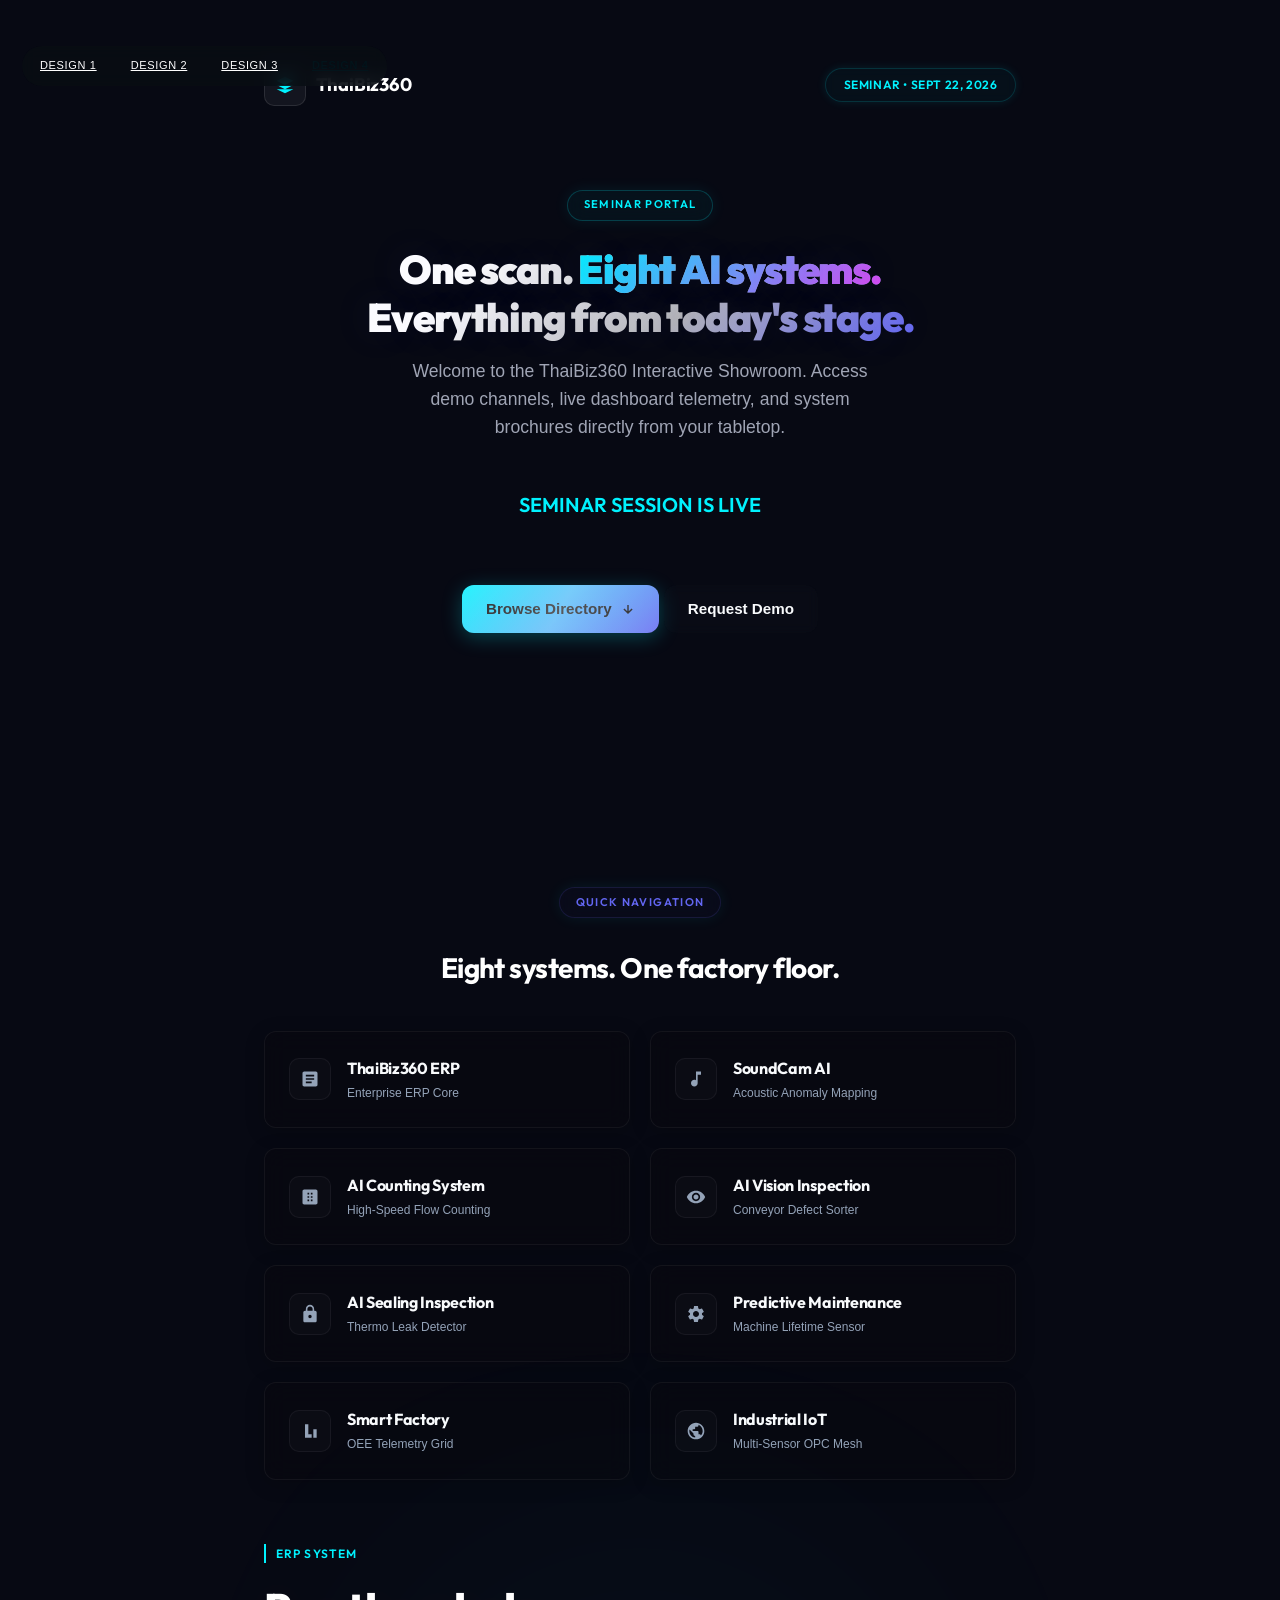
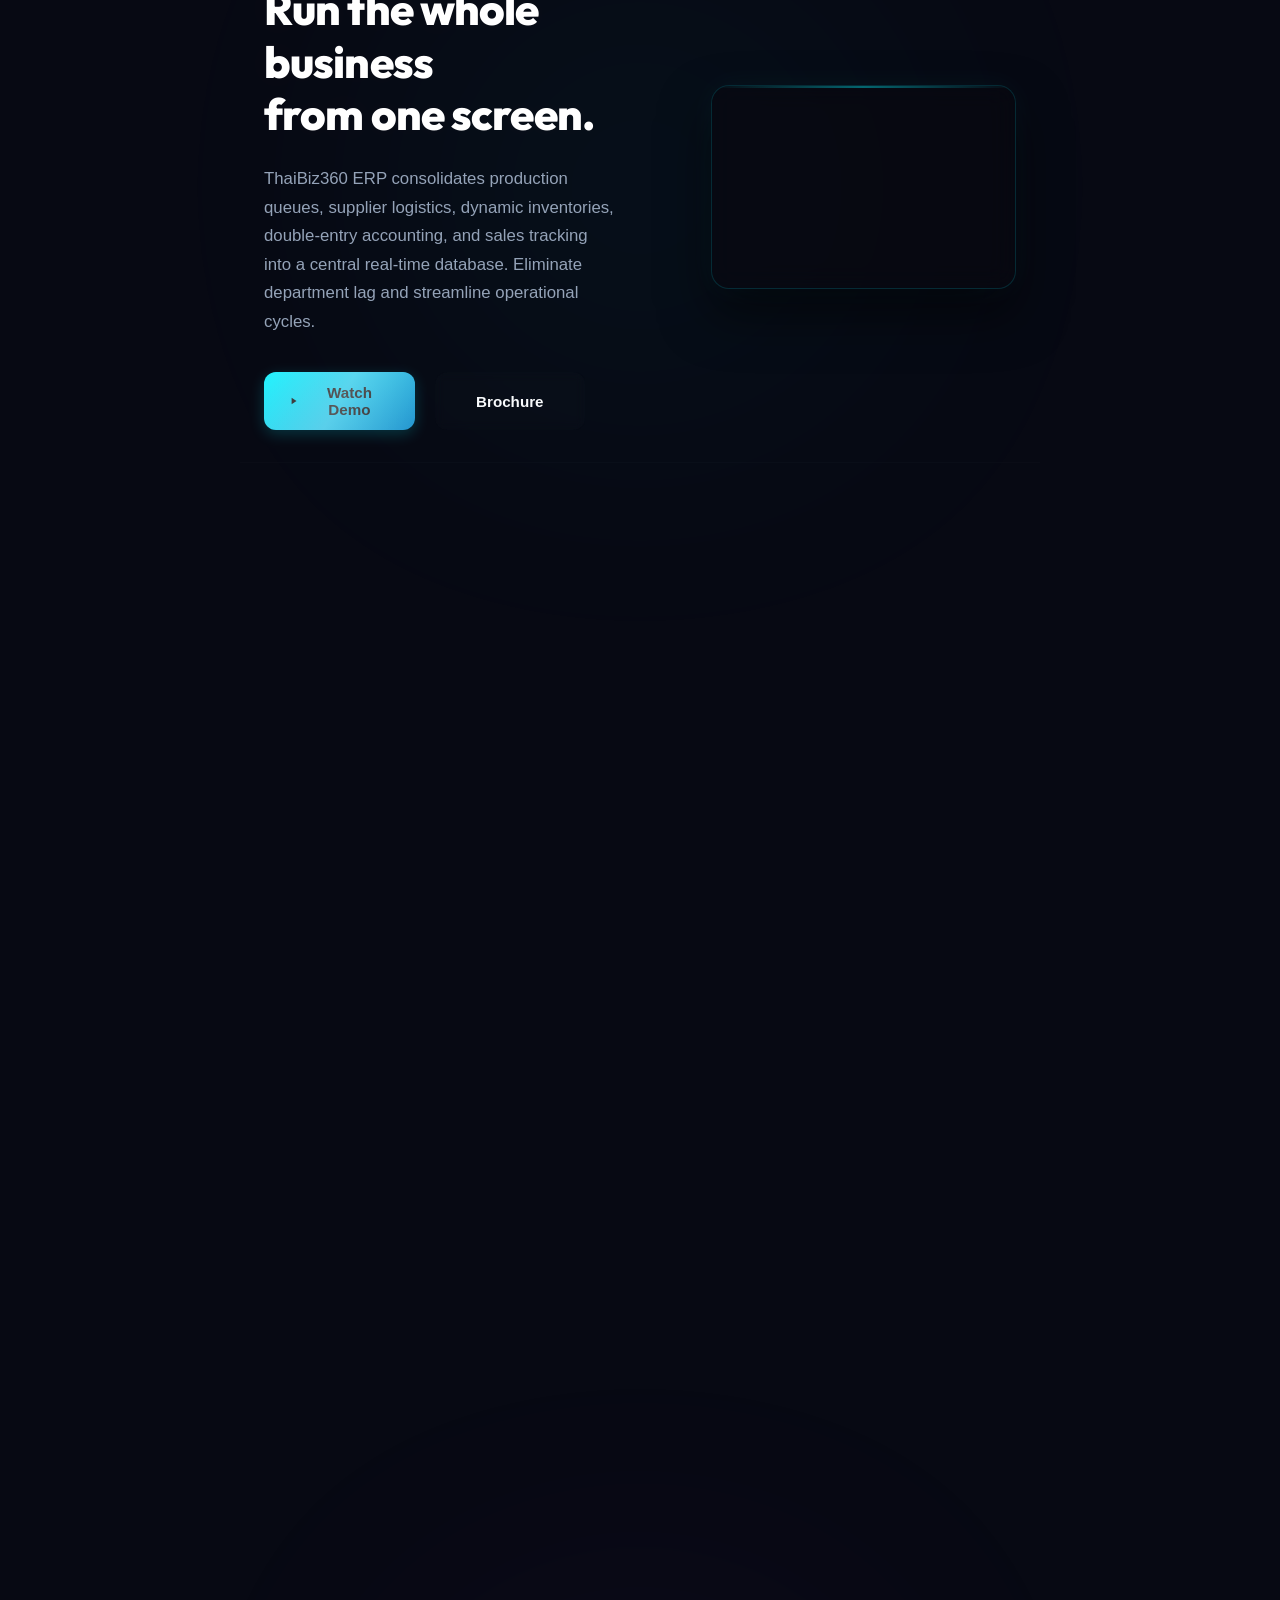
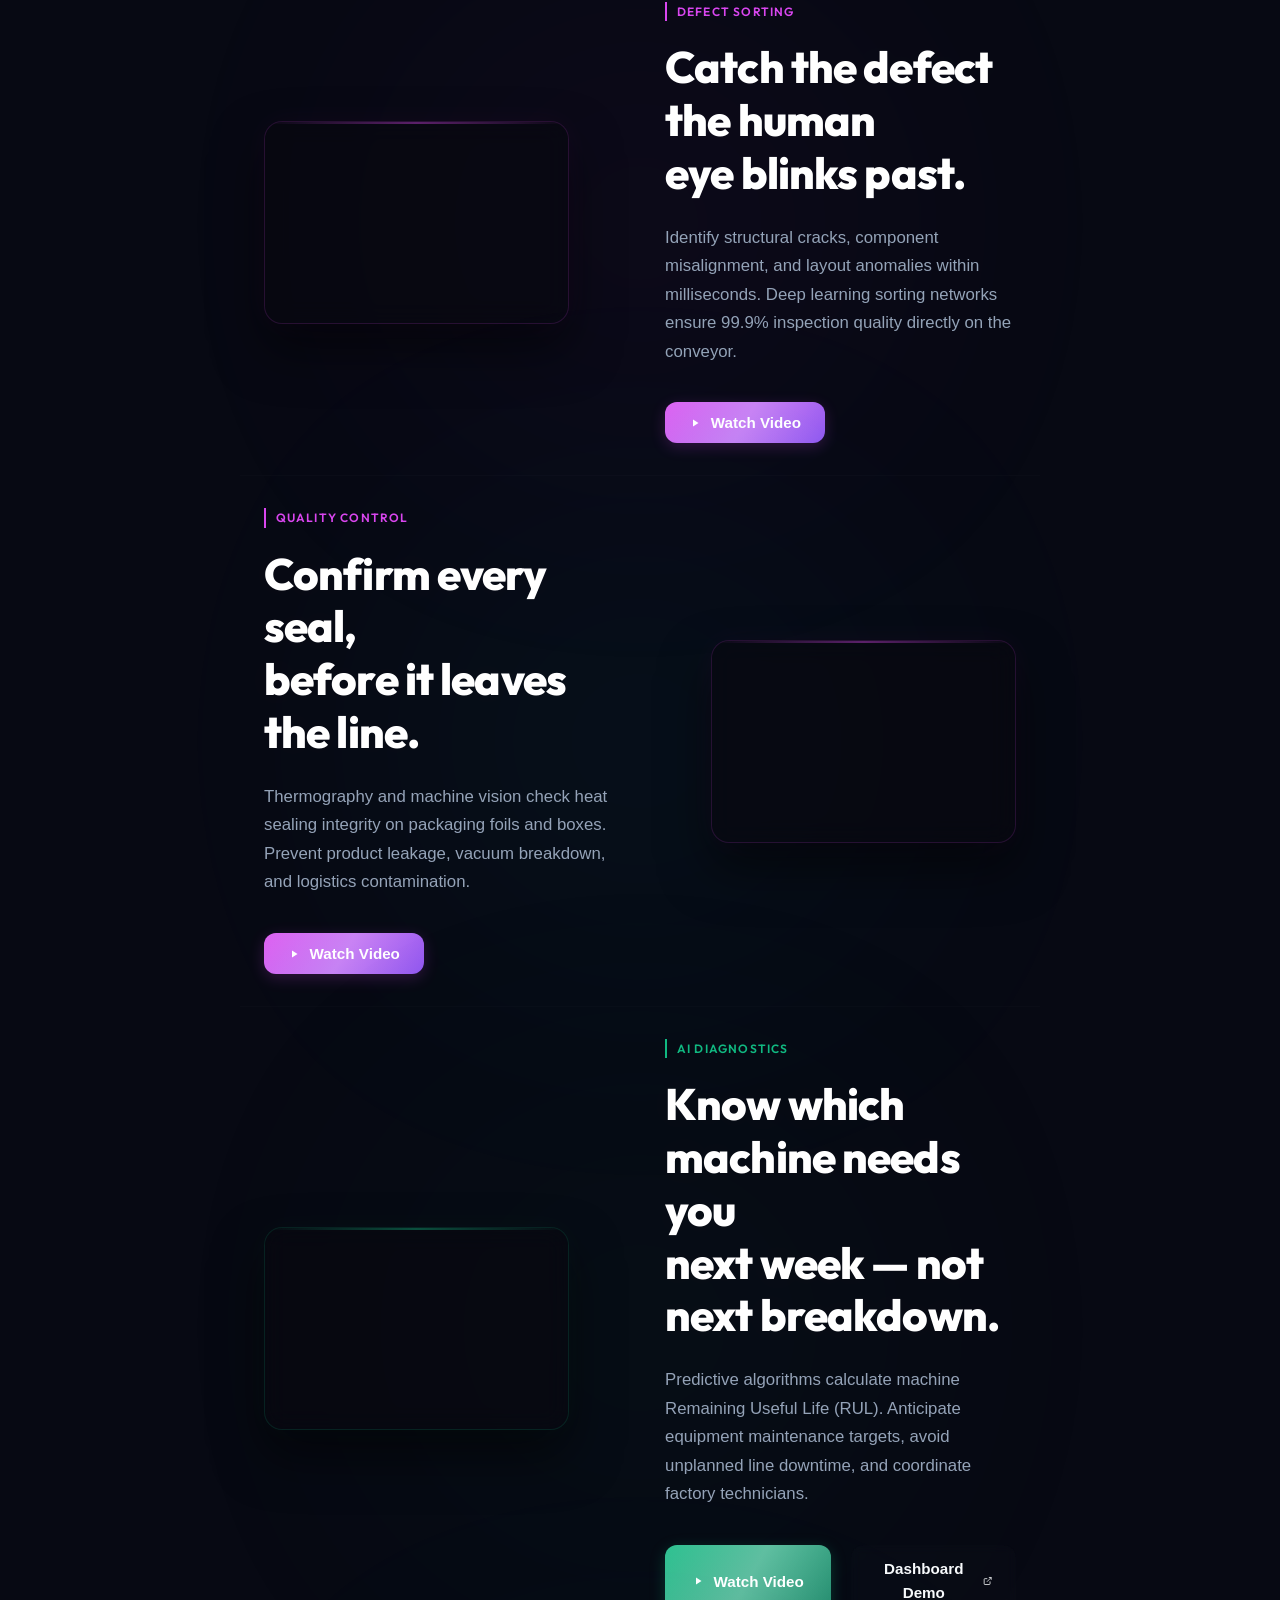
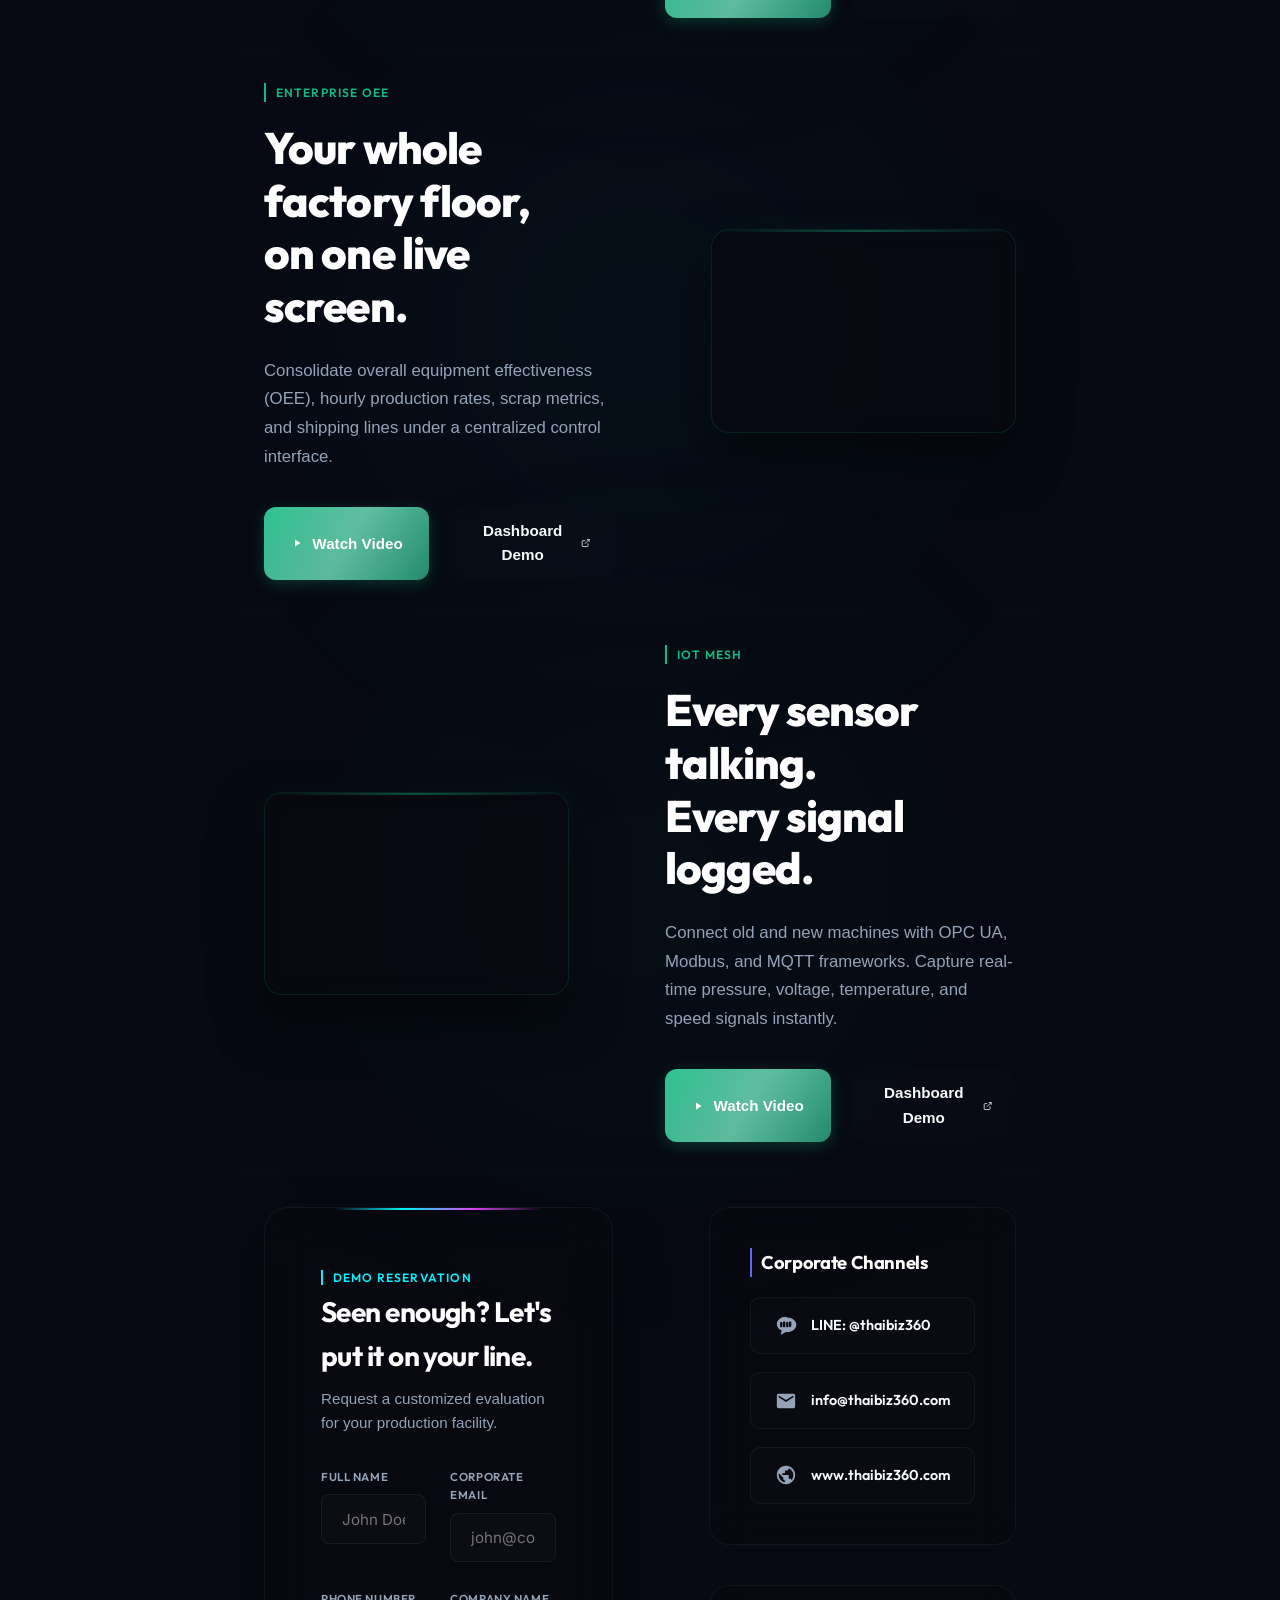
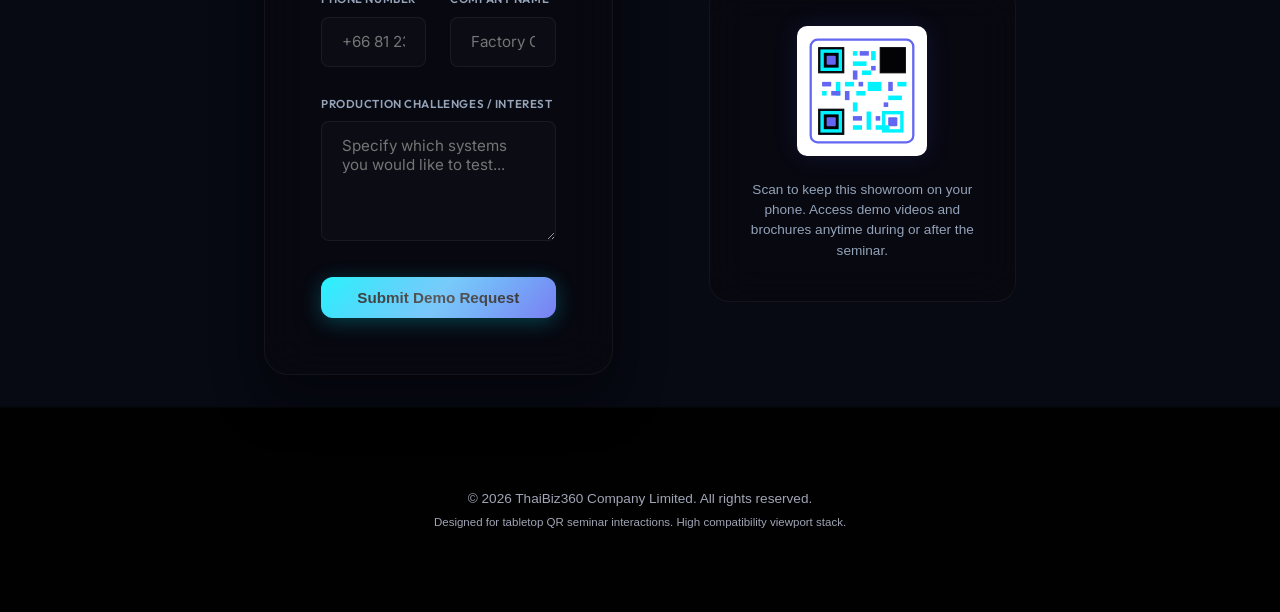
<file: design4.html>
<!DOCTYPE html>
<html lang="en">
<head>
  <meta charset="UTF-8">
  <meta name="viewport" content="width=device-width, initial-scale=1.0">
  
  <!-- SEO Meta Tags -->
  <title>ThaiBiz360 AI & Smart Factory Portal | Seminar 2026</title>
  <meta name="description" content="Explore ThaiBiz360's cutting-edge AI Solutions, ERP integrations, Smart IoT, and Predictive Maintenance dashboards. Access event brochures, case studies, and demo booking channels.">
  <meta name="keywords" content="ThaiBiz360, ERP, SoundCam AI, Predictive Maintenance, Smart Factory, Industrial IoT, AI Counting, AI Vision, AI Sealing">
  <meta name="robots" content="index, follow">
  
  <!-- Open Graph for Social Sharing -->
  <meta property="og:title" content="ThaiBiz360 AI & Smart Factory Seminar Portal">
  <meta property="og:description" content="Interactive landing page showcasing AI Vision, Smart Factories, ERP systems, and Industrial IoT dashboards.">
  <meta property="og:type" content="website">
  
  <!-- Styling -->
  <link rel="stylesheet" href="design4style.css">
  <link rel="stylesheet" href="style.css">
  <style>/* ============================================================
   DESIGN SWITCHER
   ============================================================ */
      #design-switch {
        position: fixed;
        top: 46px;
        left: 22px;
        z-index: 70;
        display: flex;
        gap: 6px;
        background: rgba(9, 13, 19, 0.85);
        backdrop-filter: blur(8px);
        border: 1px solid var(--line-soft);
        border-radius: 100px;
        padding: 4px;
      }
      #design-switch a {
        font-family: var(--mono);
        font-size: 11px;
        letter-spacing: 0.06em;
        text-transform: uppercase;
        padding: 7px 14px;
        border-radius: 100px;
        color: var(--muted);
        transition: all 0.25s ease;
      }
      #design-switch a.active {
        background: var(--cyan);
        color: #03141b;
        font-weight: 700;
      }
      #design-switch a:not(.active):hover {
        color: var(--text);
      }
      @media (max-width: 640px) {
        #design-switch {
          top: 42px;
          left: 12px;
        }
        #design-switch a {
          padding: 6px 10px;
          font-size: 10px;
        }
      }
  </style>
</head> 
<body>
     <div id="design-switch">
      <a href="index.html" >Design 1</a>
      <a href="design2.html">Design 2</a>
      <a href="design3.html">Design 3</a>
      <a href="design4.html" class="active">Design 4</a>
    </div>

  <!-- Dynamic Neural Network Canvas Background -->
  <canvas id="bg-canvas"></canvas>
  <div class="ambient-glow-1"></div>
  <div class="ambient-glow-2"></div>

  <!-- --- HEADER --- -->
  <header style="position: absolute; top: 0; width: 100%; padding: 2rem 0; z-index: 10;">
    <div class="container" style="display: flex; justify-content: space-between; align-items: center;">
      <a href="#" class="directory-card" style="background: transparent; border: none; padding: 0; backdrop-filter: none; gap: 0.6rem; box-shadow: none;">
        <div class="directory-icon-wrapper" style="background: rgba(255,255,255,0.05); border-color: rgba(255,255,255,0.1);">
          <svg viewBox="0 0 24 24" style="fill: var(--accent-cyan);"><path d="M12 2L2 7l10 5 10-5-10-5zM2 17l10 5 10-5M2 12l10 5 10-5" /></svg>
        </div>
        <span style="font-family: 'Outfit', sans-serif; font-weight: 700; font-size: 1.15rem; color: #fff; letter-spacing: -0.01em;">ThaiBiz360</span>
      </a>
      <div style="font-family: 'Outfit', sans-serif; font-size: 0.75rem; font-weight: 600; color: var(--accent-cyan); letter-spacing: 0.05em; background: rgba(0,242,254,0.03); border: 1px solid rgba(0, 242, 254, 0.15); padding: 0.4rem 1.1rem; border-radius: 50px; backdrop-filter: blur(5px); box-shadow: 0 0 10px rgba(0,242,254,0.1);">
        SEMINAR • SEPT 22, 2026
      </div>
    </div>
  </header>

  <!-- --- HERO SECTION --- -->
  <section class="hero container">
    <div class="reveal" style="display: flex; flex-direction: column; align-items: center;">
      <span class="section-badge">Seminar Portal</span>
      <h1>One scan. <span>Eight AI systems.</span><br>Everything from today's stage.</h1>
      <p class="hero-subtitle">
        Welcome to the ThaiBiz360 Interactive Showroom. Access demo channels, live dashboard telemetry, and system brochures directly from your tabletop.
      </p>
    </div>

    <!-- Live Event Countdown -->
    <div class="countdown-container reveal" id="countdown-wrapper">
      <div class="countdown-box">
        <span class="countdown-num" id="cd-days">00</span>
        <span class="countdown-label">Days</span>
      </div>
      <div class="countdown-box">
        <span class="countdown-num" id="cd-hours">00</span>
        <span class="countdown-label">Hours</span>
      </div>
      <div class="countdown-box">
        <span class="countdown-num" id="cd-mins">00</span>
        <span class="countdown-label">Mins</span>
      </div>
      <div class="countdown-box">
        <span class="countdown-num" id="cd-secs">00</span>
        <span class="countdown-label">Secs</span>
      </div>
    </div>

    <div class="hero-cta reveal">
      <a href="#directory" class="btn btn-primary">
        Browse Directory
        <svg width="14" height="14" viewBox="0 0 24 24" fill="none" stroke="currentColor" stroke-width="2.5"><path d="M12 5v14M19 12l-7 7-7-7"/></svg>
      </a>
      <a href="#booking" class="btn btn-secondary">Request Demo</a>
    </div>
  </section>

  <!-- --- QUICK DIRECTORY --- -->
  <section id="directory" class="directory-section container reveal">
    <div style="margin-bottom: 2.5rem; text-align: center;">
      <span class="section-badge" style="color: var(--accent-indigo); border-color: rgba(99, 102, 241, 0.15); background: rgba(99, 102, 241, 0.03);">Quick Navigation</span>
      <h2 style="font-size: 1.75rem; font-weight: 700; margin-top: 0.25rem;">Eight systems. One factory floor.</h2>
    </div>

    <div class="directory-grid">
      <!-- 1 -->
      <a href="#sol-erp" class="directory-card">
        <div class="directory-icon-wrapper">
          <svg viewBox="0 0 24 24"><path d="M19 3H5c-1.1 0-2 .9-2 2v14c0 1.1.9 2 2 2h14c1.1 0 2-.9 2-2V5c0-1.1-.9-2-2-2zm-5 14H7v-2h7v2zm3-4H7v-2h10v2zm0-4H7V7h10v2z"/></svg>
        </div>
        <div class="directory-info">
          <h4>ThaiBiz360 ERP</h4>
          <p>Enterprise ERP Core</p>
        </div>
      </a>
      <!-- 2 -->
      <a href="#sol-soundcam" class="directory-card">
        <div class="directory-icon-wrapper">
          <svg viewBox="0 0 24 24"><path d="M12 3v10.55c-.59-.34-1.27-.55-2-.55-2.21 0-4 1.79-4 4s1.79 4 4 4 4-1.79 4-4V7h4V3h-6z"/></svg>
        </div>
        <div class="directory-info">
          <h4>SoundCam AI</h4>
          <p>Acoustic Anomaly Mapping</p>
        </div>
      </a>
      <!-- 3 -->
      <a href="#sol-counting" class="directory-card">
        <div class="directory-icon-wrapper">
          <svg viewBox="0 0 24 24"><path d="M19 3H5c-1.1 0-2 .9-2 2v14c0 1.1.9 2 2 2h14c1.1 0 2-.9 2-2V5c0-1.1-.9-2-2-2zm-8 14H9v-2h2v2zm0-4H9v-2h2v2zm0-4H9V7h2v2zm4 8h-2v-2h2v2zm0-4h-2v-2h2v2zm0-4h-2V7h2v2z"/></svg>
        </div>
        <div class="directory-info">
          <h4>AI Counting System</h4>
          <p>High-Speed Flow Counting</p>
        </div>
      </a>
      <!-- 4 -->
      <a href="#sol-vision" class="directory-card">
        <div class="directory-icon-wrapper">
          <svg viewBox="0 0 24 24"><path d="M12 4.5C7 4.5 2.73 7.61 1 12c1.73 4.39 6 7.5 11 7.5s9.27-3.11 11-7.5c-1.73-4.39-6-7.5-11-7.5zM12 17c-2.76 0-5-2.24-5-5s2.24-5 5-5 5 2.24 5 5-2.24 5-5 5zm0-8c-1.66 0-3 1.34-3 3s1.34 3 3 3 3-1.34 3-3-1.34-3-3-3z"/></svg>
        </div>
        <div class="directory-info">
          <h4>AI Vision Inspection</h4>
          <p>Conveyor Defect Sorter</p>
        </div>
      </a>
      <!-- 5 -->
      <a href="#sol-sealing" class="directory-card">
        <div class="directory-icon-wrapper">
          <svg viewBox="0 0 24 24"><path d="M18 8h-1V6c0-2.76-2.24-5-5-5S7 3.24 7 6v2H6c-1.1 0-2 .9-2 2v10c0 1.1.9 2 2 2h12c1.1 0 2-.9 2-2V10c0-1.1-.9-2-2-2zm-6 9c-1.1 0-2-.9-2-2s.9-2 2-2 2 .9 2 2-.9 2-2 2zm3.1-9H8.9V6c0-1.71 1.39-3.1 3.1-3.1 1.71 0 3.1 1.39 3.1 3.1v2z"/></svg>
        </div>
        <div class="directory-info">
          <h4>AI Sealing Inspection</h4>
          <p>Thermo Leak Detector</p>
        </div>
      </a>
      <!-- 6 -->
      <a href="#sol-maintenance" class="directory-card">
        <div class="directory-icon-wrapper">
          <svg viewBox="0 0 24 24"><path d="M19.14 12.94c.04-.3.06-.61.06-.94 0-.32-.02-.64-.07-.94l2.03-1.58c.18-.14.23-.41.12-.61l-1.92-3.32c-.12-.22-.37-.29-.59-.22l-2.39.96c-.5-.38-1.03-.7-1.62-.94l-.36-2.54c-.04-.24-.24-.41-.48-.41h-3.84c-.24 0-.43.17-.47.41l-.36 2.54c-.59.24-1.13.57-1.62.94l-2.39-.96c-.22-.08-.47 0-.59.22L2.74 8.87c-.12.21-.08.47.12.61l2.03 1.58c-.05.3-.09.63-.09.94s.02.64.07.94l-2.03 1.58c-.18.14-.23.41-.12.61l1.92 3.32c.12.22.37.29.59.22l2.39-.96c.5.38 1.03.7 1.62.94l.36 2.54c.05.24.24.41.48.41h3.84c.24 0 .44-.17.47-.41l.36-2.54c.59-.24 1.13-.56 1.62-.94l2.39.96c.22.08.47 0 .59-.22l1.92-3.32c.12-.22.07-.47-.12-.61l-2.01-1.58zM12 15.6c-1.98 0-3.6-1.62-3.6-3.6s1.62-3.6 3.6-3.6 3.6 1.62 3.6 3.6-1.62 3.6-3.6 3.6z"/></svg>
        </div>
        <div class="directory-info">
          <h4>Predictive Maintenance</h4>
          <p>Machine Lifetime Sensor</p>
        </div>
      </a>
      <!-- 7 -->
      <a href="#sol-dashboard" class="directory-card">
        <div class="directory-icon-wrapper">
          <svg viewBox="0 0 24 24"><path d="M10 20h4v-4h-4v4zm6-10v10h4V10h-4zM6 4v16h4V4H6z"/></svg>
        </div>
        <div class="directory-info">
          <h4>Smart Factory</h4>
          <p>OEE Telemetry Grid</p>
        </div>
      </a>
      <!-- 8 -->
      <a href="#sol-iot" class="directory-card">
        <div class="directory-icon-wrapper">
          <svg viewBox="0 0 24 24"><path d="M12 2C6.48 2 2 6.48 2 12s4.48 10 10 10 10-4.48 10-10S17.52 2 12 2zm-1 17.93c-3.95-.49-7-3.85-7-7.93 0-.62.08-1.21.21-1.79L9 15v1c0 1.1.9 2 2 2v1.93zm6.9-2.53c-.26-.81-1-1.4-1.9-1.4h-1v-3c0-.55-.45-1-1-1h-6v-2h2c.55 0 1-.45 1-1V7h2c1.1 0 2-.9 2-2v-.41c2.93 1.19 5 4.06 5 7.41 0 2.08-.8 3.97-2.1 5.39z"/></svg>
        </div>
        <div class="directory-info">
          <h4>Industrial IoT</h4>
          <p>Multi-Sensor OPC Mesh</p>
        </div>
      </a>
    </div>
  </section>

  <!-- --- 8 SECTIONS SHOWCASE --- -->

  <!-- 1. ThaiBiz360 ERP -->
  <section id="sol-erp" class="showcase-section showcase-cat-enterprise container reveal">
    <div class="section-glow glow-cyan"></div>
    <div class="showcase-row">
      <div class="text-col">
        <span class="showcase-tag">ERP SYSTEM</span>
        <h2 class="showcase-title">Run the whole business<br>from one screen.</h2>
        <p class="showcase-desc">
          ThaiBiz360 ERP consolidates production queues, supplier logistics, dynamic inventories, double-entry accounting, and sales tracking into a central real-time database. Eliminate department lag and streamline operational cycles.
        </p>
        <div class="showcase-actions">
          <button class="btn btn-primary btn-cat-cyan play-video-btn" data-video-type="local" data-video-src="erp_demo" data-title="ThaiBiz360 ERP Demo">
            <svg width="12" height="12" viewBox="0 0 24 24" fill="currentColor"><path d="M8 5v14l11-7z"/></svg>
            Watch Demo
          </button>
          <button class="btn btn-secondary view-doc-btn" data-doc="erp_brochure">Brochure</button>
        </div>
      </div>
      <div class="visual-col">
        <div class="visual-panel">
          <canvas id="canvas-erp"></canvas>
        </div>
      </div>
    </div>
  </section>

  <!-- 2. SoundCam AI -->
  <section id="sol-soundcam" class="showcase-section showcase-cat-ai-vision container reveal">
    <div class="section-glow glow-purple"></div>
    <div class="showcase-row reverse">
      <div class="text-col">
        <span class="showcase-tag">ACOUSTIC AI</span>
        <h2 class="showcase-title">Hear a compressor failing<br>before it fails.</h2>
        <p class="showcase-desc">
          Using multi-channel acoustic sensor grids, SoundCam AI maps real-time noise profiles. Detect micro-leaks, valve defects, and mechanical friction locations weeks before failure warnings show on standard gauges.
        </p>
        <div class="showcase-actions">
          <button class="btn btn-primary btn-cat-purple play-video-btn" data-video-type="local" data-video-src="soundcam_demo" data-title="SoundCam AI - Compressor Anomaly Detection">
            <svg width="12" height="12" viewBox="0 0 24 24" fill="currentColor"><path d="M8 5v14l11-7z"/></svg>
            Watch Demo
          </button>
          <button class="btn btn-secondary view-doc-btn" data-doc="soundcam_case">Case Study</button>
        </div>
      </div>
      <div class="visual-col">
        <div class="visual-panel">
          <canvas id="canvas-soundcam"></canvas>
        </div>
      </div>
    </div>
  </section>

  <!-- 3. AI Counting System -->
  <section id="sol-counting" class="showcase-section showcase-cat-ai-vision container reveal">
    <div class="section-glow glow-indigo"></div>
    <div class="showcase-row">
      <div class="text-col">
        <span class="showcase-tag">COMPUTER VISION</span>
        <h2 class="showcase-title">Every unit counted.<br>Zero manual tally.</h2>
        <p class="showcase-desc">
          High-frequency optical recognition tracking packaging feeds. Instantly log batch quantities and prevent inventory mistakes during high-speed conveyor line throughput.
        </p>
        <div class="showcase-actions">
          <button class="btn btn-primary btn-cat-purple play-video-btn" data-video-type="local" data-video-src="counting_demo" data-title="AI Counting System - Introductory Video">
            <svg width="12" height="12" viewBox="0 0 24 24" fill="currentColor"><path d="M8 5v14l11-7z"/></svg>
            Watch Video
          </button>
        </div>
      </div>
      <div class="visual-col">
        <div class="visual-panel">
          <canvas id="canvas-counting"></canvas>
        </div>
      </div>
    </div>
  </section>

  <!-- 4. AI Vision Inspection -->
  <section id="sol-vision" class="showcase-section showcase-cat-ai-vision container reveal">
    <div class="section-glow glow-purple"></div>
    <div class="showcase-row reverse">
      <div class="text-col">
        <span class="showcase-tag">DEFECT SORTING</span>
        <h2 class="showcase-title">Catch the defect the human<br>eye blinks past.</h2>
        <p class="showcase-desc">
          Identify structural cracks, component misalignment, and layout anomalies within milliseconds. Deep learning sorting networks ensure 99.9% inspection quality directly on the conveyor.
        </p>
        <div class="showcase-actions">
          <button class="btn btn-primary btn-cat-purple play-video-btn" data-video-type="local" data-video-src="vision_inspection_demo" data-title="AI Vision Inspection Overview">
            <svg width="12" height="12" viewBox="0 0 24 24" fill="currentColor"><path d="M8 5v14l11-7z"/></svg>
            Watch Video
          </button>
        </div>
      </div>
      <div class="visual-col">
        <div class="visual-panel">
          <canvas id="canvas-vision"></canvas>
        </div>
      </div>
    </div>
  </section>

  <!-- 5. AI Sealing Inspection -->
  <section id="sol-sealing" class="showcase-section showcase-cat-ai-vision container reveal">
    <div class="section-glow glow-cyan"></div>
    <div class="showcase-row">
      <div class="text-col">
        <span class="showcase-tag">QUALITY CONTROL</span>
        <h2 class="showcase-title">Confirm every seal,<br>before it leaves the line.</h2>
        <p class="showcase-desc">
          Thermography and machine vision check heat sealing integrity on packaging foils and boxes. Prevent product leakage, vacuum breakdown, and logistics contamination.
        </p>
        <div class="showcase-actions">
          <button class="btn btn-primary btn-cat-purple play-video-btn" data-video-type="local" data-video-src="sealing_demo" data-title="AI Sealing Inspection Overview">
            <svg width="12" height="12" viewBox="0 0 24 24" fill="currentColor"><path d="M8 5v14l11-7z"/></svg>
            Watch Video
          </button>
        </div>
      </div>
      <div class="visual-col">
        <div class="visual-panel">
          <canvas id="canvas-sealing"></canvas>
        </div>
      </div>
    </div>
  </section>

  <!-- 6. Predictive Maintenance -->
  <section id="sol-maintenance" class="showcase-section showcase-cat-smart-factory container reveal">
    <div class="section-glow glow-emerald"></div>
    <div class="showcase-row reverse">
      <div class="text-col">
        <span class="showcase-tag">AI DIAGNOSTICS</span>
        <h2 class="showcase-title">Know which machine needs you<br>next week — not next breakdown.</h2>
        <p class="showcase-desc">
          Predictive algorithms calculate machine Remaining Useful Life (RUL). Anticipate equipment maintenance targets, avoid unplanned line downtime, and coordinate factory technicians.
        </p>
        <div class="showcase-actions">
          <button class="btn btn-primary btn-cat-emerald play-video-btn" data-video-type="youtube" data-video-src="hD4L8gQ4m7c" data-title="Predictive Maintenance Technologies Overview">
            <svg width="12" height="12" viewBox="0 0 24 24" fill="currentColor"><path d="M8 5v14l11-7z"/></svg>
            Watch Video
          </button>
          <a href="https://demo.tb360.io/maintenance" class="btn btn-secondary" target="_blank" rel="noopener">
            Dashboard Demo
            <svg width="12" height="12" viewBox="0 0 24 24" fill="none" stroke="currentColor" stroke-width="2"><path d="M18 13v6a2 2 0 0 1-2 2H5a2 2 0 0 1-2-2V8a2 2 0 0 1 2-2h6"/><polyline points="15 3 21 3 21 9"/><line x1="10" y1="14" x2="21" y2="3"/></svg>
          </a>
        </div>
      </div>
      <div class="visual-col">
        <div class="visual-panel">
          <canvas id="canvas-maintenance"></canvas>
        </div>
      </div>
    </div>
  </section>

  <!-- 7. Smart Factory Dashboard -->
  <section id="sol-dashboard" class="showcase-section showcase-cat-smart-factory container reveal">
    <div class="section-glow glow-cyan"></div>
    <div class="showcase-row">
      <div class="text-col">
        <span class="showcase-tag">ENTERPRISE OEE</span>
        <h2 class="showcase-title">Your whole factory floor,<br>on one live screen.</h2>
        <p class="showcase-desc">
          Consolidate overall equipment effectiveness (OEE), hourly production rates, scrap metrics, and shipping lines under a centralized control interface.
        </p>
        <div class="showcase-actions">
          <button class="btn btn-primary btn-cat-emerald play-video-btn" data-video-type="youtube" data-video-src="83xWJ8uE2bY" data-title="Smart Factory Dashboard Demo">
            <svg width="12" height="12" viewBox="0 0 24 24" fill="currentColor"><path d="M8 5v14l11-7z"/></svg>
            Watch Video
          </button>
          <a href="https://demo.tb360.io/factory" class="btn btn-secondary" target="_blank" rel="noopener">
            Dashboard Demo
            <svg width="12" height="12" viewBox="0 0 24 24" fill="none" stroke="currentColor" stroke-width="2"><path d="M18 13v6a2 2 0 0 1-2 2H5a2 2 0 0 1-2-2V8a2 2 0 0 1 2-2h6"/><polyline points="15 3 21 3 21 9"/><line x1="10" y1="14" x2="21" y2="3"/></svg>
          </a>
        </div>
      </div>
      <div class="visual-col">
        <div class="visual-panel">
          <canvas id="canvas-dashboard"></canvas>
        </div>
      </div>
    </div>
  </section>

  <!-- 8. Industrial IoT -->
  <section id="sol-iot" class="showcase-section showcase-cat-smart-factory container reveal">
    <div class="section-glow glow-emerald"></div>
    <div class="showcase-row reverse">
      <div class="text-col">
        <span class="showcase-tag">IOT MESH</span>
        <h2 class="showcase-title">Every sensor talking.<br>Every signal logged.</h2>
        <p class="showcase-desc">
          Connect old and new machines with OPC UA, Modbus, and MQTT frameworks. Capture real-time pressure, voltage, temperature, and speed signals instantly.
        </p>
        <div class="showcase-actions">
          <button class="btn btn-primary btn-cat-emerald play-video-btn" data-video-type="youtube" data-video-src="HdbW7D6rMTo" data-title="Industrial IoT & Sensor Integration">
            <svg width="12" height="12" viewBox="0 0 24 24" fill="currentColor"><path d="M8 5v14l11-7z"/></svg>
            Watch Video
          </button>
          <a href="https://demo.tb360.io/iot" class="btn btn-secondary" target="_blank" rel="noopener">
            Dashboard Demo
            <svg width="12" height="12" viewBox="0 0 24 24" fill="none" stroke="currentColor" stroke-width="2"><path d="M18 13v6a2 2 0 0 1-2 2H5a2 2 0 0 1-2-2V8a2 2 0 0 1 2-2h6"/><polyline points="15 3 21 3 21 9"/><line x1="10" y1="14" x2="21" y2="3"/></svg>
          </a>
        </div>
      </div>
      <div class="visual-col">
        <div class="visual-panel">
          <canvas id="canvas-iot"></canvas>
        </div>
      </div>
    </div>
  </section>

  <!-- --- BOOKING & CONTACTS --- -->
  <section id="booking" class="contact-booking container">
    <div class="section-glow glow-indigo"></div>
    <div class="contact-layout">
      
      <!-- Interactive Booking Card -->
      <div class="booking-card reveal">
        <span class="showcase-tag">DEMO RESERVATION</span>
        <h2 style="font-size: 1.75rem; margin-bottom: 0.5rem;">Seen enough? Let's put it on your line.</h2>
        <p style="color: var(--text-secondary); margin-bottom: 2rem; font-size: 0.95rem;">Request a customized evaluation for your production facility.</p>
        
        <!-- Successful submission alert -->
        <div class="booking-success-msg" id="booking-success">
          <svg viewBox="0 0 24 24">
            <path d="M12 2C6.48 2 2 6.48 2 12s4.48 10 10 10 10-4.48 10-10S17.52 2 12 2zm-2 15l-5-5 1.41-1.41L10 14.17l7.59-7.59L19 8l-9 9z"/>
          </svg>
          <div>
            <strong style="display: block; margin-bottom: 0.25rem;">Demo Slot Requested!</strong>
            Our industrial automation team will reach out shortly to coordinate details.
          </div>
        </div>

        <form id="booking-form" novalidate>
          <div class="form-group-row">
            <div class="form-group">
              <label for="form-name" class="form-label">Full Name</label>
              <input type="text" id="form-name" class="form-input" placeholder="John Doe" required>
            </div>
            <div class="form-group">
              <label for="form-email" class="form-label">Corporate Email</label>
              <input type="email" id="form-email" class="form-input" placeholder="john@company.com" required>
            </div>
          </div>
          
          <div class="form-group-row">
            <div class="form-group">
              <label for="form-phone" class="form-label">Phone Number</label>
              <input type="tel" id="form-phone" class="form-input" placeholder="+66 81 234 5678" required>
            </div>
            <div class="form-group">
              <label for="form-company" class="form-label">Company Name</label>
              <input type="text" id="form-company" class="form-input" placeholder="Factory Co., Ltd." required>
            </div>
          </div>

          <div class="form-group">
            <label for="form-msg" class="form-label">Production Challenges / Interest</label>
            <textarea id="form-msg" class="form-input" placeholder="Specify which systems you would like to test..." required></textarea>
          </div>

          <button type="submit" class="btn btn-primary" style="width: 100%;">Submit Demo Request</button>
        </form>
      </div>

      <!-- Contact Sidebar -->
      <div class="contact-sidebar reveal">
        
        <!-- Channels list -->
        <div class="contact-info-card">
          <h3 style="font-family: 'Outfit'; font-size: 1.15rem; margin-bottom: 1.25rem;">Corporate Channels</h3>
          <div class="contact-channels">
            <a href="https://line.me/ti/p/~@thaibiz360" class="contact-btn btn-line" target="_blank" rel="noopener">
              <svg viewBox="0 0 24 24">
                <path d="M12 2C6.48 2 2 5.58 2 10c0 3.01 2.25 5.56 5.34 6.78l-1.07 4c-.11.41.27.76.67.62l4.89-2.73c.48.06.97.09 1.47.09 5.52 0 10-3.58 10-8s-4.48-8-10-8zm-4.7 11.23h-1c-.41 0-.75-.34-.75-.75v-3.96c0-.41.34-.75.75-.75h1c.41 0 .75.34.75.75v3.96c0 .41-.34.75-.75.75zm3.17 0h-1c-.41 0-.75-.34-.75-.75V7.77c0-.41.34-.75.75-.75h1c.41 0 .75.34.75.75V12.48c0 .41-.34.75-.75.75zm3.43 0h-1c-.41 0-.75-.34-.75-.75v-3.96c0-.41.34-.75.75-.75h1c.41 0 .75.34.75.75v3.96c0 .41-.34.75-.75.75zm3.1 0H16c-.41 0-.75-.34-.75-.75V7.77c0-.41.34-.75.75-.75h1c.41 0 .75.34.75.75v3.96c0 .41-.34.75-.75.75z"/>
              </svg>
              LINE: @thaibiz360
            </a>
            <a href="mailto:info@thaibiz360.com" class="contact-btn btn-email">
              <svg viewBox="0 0 24 24">
                <path d="M20 4H4c-1.1 0-1.99.9-1.99 2L2 18c0 1.1.9 2 2 2h16c1.1 0 2-.9 2-2V6c0-1.1-.9-2-2-2zm0 4l-8 5-8-5V6l8 5 8-5v2z"/>
              </svg>
              info@thaibiz360.com
            </a>
            <a href="https://www.thaibiz360.com" class="contact-btn btn-web" target="_blank" rel="noopener">
              <svg viewBox="0 0 24 24">
                <path d="M12 2C6.48 2 2 6.48 2 12s4.48 10 10 10 10-4.48 10-10S17.52 2 12 2zm-1 17.93c-3.95-.49-7-3.85-7-7.93 0-.62.08-1.21.21-1.79L9 15v1c0 1.1.9 2 2 2v1.93zm6.9-2.53c-.26-.81-1-1.4-1.9-1.4h-1v-3c0-.55-.45-1-1-1h-6v-2h2c.55 0 1-.45 1-1V7h2c1.1 0 2-.9 2-2v-.41c2.93 1.19 5 4.06 5 7.41 0 2.08-.8 3.97-2.1 5.39z"/>
              </svg>
              www.thaibiz360.com
            </a>
          </div>
        </div>

        <!-- Scan Badge -->
        <div class="event-details-card">
          <div class="qr-placeholder">
            <svg viewBox="0 0 100 100" width="100%" height="100%">
              <rect x="5" y="5" width="90" height="90" rx="6" fill="none" stroke="#6366f1" stroke-width="2"/>
              <rect x="12" y="12" width="22" height="22" fill="#030306" stroke="#07070c" stroke-width="1"/>
              <rect x="15" y="15" width="16" height="16" fill="none" stroke="#00f2fe" stroke-width="3"/>
              <rect x="19" y="19" width="8" height="8" fill="#6366f1" rx="1"/>
              <rect x="66" y="12" width="22" height="22" fill="#030306" stroke="#07070c" stroke-width="1"/>
              <rect x="69" y="69" width="16" height="16" fill="none" stroke="#00f2fe" stroke-width="3"/>
              <rect x="73" y="73" width="8" height="8" fill="#6366f1" rx="1"/>
              <rect x="12" y="66" width="22" height="22" fill="#030306" stroke="#07070c" stroke-width="1"/>
              <rect x="15" y="69" width="16" height="16" fill="none" stroke="#00f2fe" stroke-width="3"/>
              <rect x="19" y="73" width="8" height="8" fill="#6366f1" rx="1"/>
              <rect x="42" y="15" width="4" height="4" fill="#00f2fe"/>
              <rect x="48" y="15" width="8" height="4" fill="#6366f1"/>
              <rect x="58" y="15" width="4" height="8" fill="#00f2fe"/>
              <rect x="42" y="24" width="12" height="4" fill="#00f2fe"/>
              <rect x="58" y="28" width="4" height="4" fill="#6366f1"/>
              <rect x="42" y="32" width="4" height="8" fill="#6366f1"/>
              <rect x="50" y="32" width="8" height="4" fill="#00f2fe"/>
              <rect x="15" y="42" width="8" height="4" fill="#6366f1"/>
              <rect x="27" y="42" width="4" height="12" fill="#00f2fe"/>
              <rect x="35" y="42" width="8" height="4" fill="#00f2fe"/>
              <rect x="47" y="42" width="4" height="4" fill="#6366f1"/>
              <rect x="55" y="42" width="12" height="8" fill="#00f2fe"/>
              <rect x="15" y="50" width="4" height="4" fill="#00f2fe"/>
              <rect x="23" y="50" width="8" height="4" fill="#6366f1"/>
              <rect x="35" y="50" width="4" height="8" fill="#6366f1"/>
              <rect x="45" y="50" width="8" height="4" fill="#00f2fe"/>
              <rect x="73" y="42" width="4" height="8" fill="#6366f1"/>
              <rect x="81" y="42" width="8" height="4" fill="#00f2fe"/>
              <rect x="73" y="54" width="12" height="4" fill="#00f2fe"/>
              <rect x="69" y="60" width="4" height="4" fill="#6366f1"/>
              <rect x="42" y="60" width="4" height="8" fill="#00f2fe"/>
              <rect x="50" y="60" width="12" height="6366f1"/>
              <rect x="42" y="72" width="8" height="4" fill="#6366f1"/>
              <rect x="54" y="68" width="4" height="16" fill="#00f2fe"/>
              <rect x="42" y="80" width="8" height="4" fill="#00f2fe"/>
              <rect x="62" y="72" width="4" height="4" fill="#6366f1"/>
              <rect x="62" y="80" width="12" height="4" fill="#00f2fe"/>
            </svg>
          </div>
          <p>Scan to keep this showroom on your phone. Access demo videos and brochures anytime during or after the seminar.</p>
        </div>

      </div>
    </div>
  </section>

  <!-- --- FOOTER --- -->
  <footer>
    <div class="container">
      <p>&copy; 2026 ThaiBiz360 Company Limited. All rights reserved.</p>
      <p style="font-size: 0.72rem; margin-top: 0.25rem;">Designed for tabletop QR seminar interactions. High compatibility viewport stack.</p>
    </div>
  </footer>

  <!-- --- MODALS --- -->

  <!-- Video Modal -->
  <div class="modal-overlay" id="video-modal">
    <div class="modal-container">
      <div class="modal-header">
        <h3 class="modal-title" id="video-modal-title">Watch Demo</h3>
        <button class="modal-close-btn" id="video-modal-close">&times;</button>
      </div>
      <div class="modal-body">
        <div class="video-wrapper">
          <div id="video-player-container"></div>
        </div>
      </div>
    </div>
  </div>

  <!-- Document Modal -->
  <div class="modal-overlay" id="doc-modal">
    <div class="modal-container">
      <div class="modal-header">
        <h3 class="modal-title" id="doc-modal-title">Product Brochure</h3>
        <button class="modal-close-btn" id="doc-modal-close">&times;</button>
      </div>
      <div class="modal-body">
        <div id="doc-viewer-container"></div>
      </div>
    </div>
  </div>

  <!-- Scripts -->
  <script src="design4.js"></script>
</body>
</html>
</file>
<file: style.css>
:root {
  --bg-color: #070913;
  --primary-cyan: #00f0ff;
  --primary-purple: #7a00ff;
  --glass-bg: rgba(255, 255, 255, 0.03);
  --glass-border: rgba(255, 255, 255, 0.08);
  --text-main: #ffffff;
  --text-muted: #a0a5b5;
}

* {
  box-sizing: border-box;
  margin: 0;
  padding: 0;
}

body {
  background-color: var(--bg-color);
  color: var(--text-main);
  font-family: "Space Grotesk", sans-serif;
  overflow-x: hidden;
  line-height: 1.6;
}

/* Canvas Background */
canvas {
  position: fixed;
  top: 0;
  left: 0;
  width: 100vw;
  height: 100vh;
  z-index: -1;
  pointer-events: none;
}

.container {
  max-width: 800px;
  margin: 0 auto;
  padding: 2rem 1.5rem;
}

/* Typography & Hero */
.gradient-text {
  background: linear-gradient(
    90deg,
    var(--primary-cyan),
    var(--primary-purple)
  );
  -webkit-background-clip: text;
  -webkit-text-fill-color: transparent;
}

.hero {
  text-align: center;
  padding: 4rem 0 6rem;
}

.badge {
  display: inline-block;
  padding: 6px 16px;
  background: rgba(0, 240, 255, 0.1);
  color: var(--primary-cyan);
  border: 1px solid var(--primary-cyan);
  border-radius: 50px;
  font-size: 0.85rem;
  margin-bottom: 1.5rem;
  letter-spacing: 1px;
}

.hero h1 {
  font-size: 2.5rem;
  margin-bottom: 1rem;
  line-height: 1.2;
}

.hero p {
  color: var(--text-muted);
  font-size: 1.1rem;
  max-width: 500px;
  margin: 0 auto 3rem;
}

/* Glassmorphism Cards */
.card {
  background: var(--glass-bg);
  backdrop-filter: blur(12px);
  -webkit-backdrop-filter: blur(12px);
  border: 1px solid var(--glass-border);
  border-radius: 24px;
  padding: 2rem;
  margin-bottom: 2rem;
  transition:
    transform 0.3s ease,
    border-color 0.3s ease;
}

.card:hover {
  border-color: rgba(0, 240, 255, 0.3);
  transform: translateY(-5px);
}

.card h2 {
  font-size: 1.5rem;
  margin-bottom: 0.5rem;
}

.subtitle {
  color: var(--primary-cyan);
  font-size: 0.9rem;
  margin-bottom: 1rem;
}

/* Video Wrapper */
.video-wrapper {
  width: 100%;
  aspect-ratio: 16 / 9;
  background: #000;
  border-radius: 12px;
  overflow: hidden;
  margin: 1.5rem 0;
  position: relative;
  border: 1px solid var(--glass-border);
}

.video-placeholder {
  display: flex;
  align-items: center;
  justify-content: center;
  height: 100%;
  color: #555;
  font-weight: bold;
}

/* Buttons */
.actions {
  display: flex;
  flex-wrap: wrap;
  gap: 1rem;
}

.btn {
  padding: 12px 24px;
  border-radius: 12px;
  font-family: inherit;
  font-weight: 600;
  font-size: 0.95rem;
  cursor: pointer;
  text-decoration: none;
  text-align: center;
  transition: all 0.3s ease;
  flex: 1;
  min-width: 140px;
  border: none;
}

.btn.primary {
  background: linear-gradient(
    135deg,
    var(--primary-cyan),
    var(--primary-purple)
  );
  color: #fff;
  box-shadow: 0 4px 15px rgba(122, 0, 255, 0.3);
}

.btn.primary:hover {
  box-shadow: 0 6px 20px rgba(0, 240, 255, 0.4);
  transform: scale(1.02);
}

.btn.secondary {
  background: transparent;
  color: var(--text-main);
  border: 1px solid var(--glass-border);
}

.btn.secondary:hover {
  background: rgba(255, 255, 255, 0.05);
  border-color: #fff;
}

.btn.outline {
  background: transparent;
  color: var(--primary-cyan);
  border: 1px solid var(--primary-cyan);
}

/* Footer / Contact */
.contact-section {
  text-align: center;
  padding: 4rem 0;
  border-top: 1px solid var(--glass-border);
  margin-top: 2rem;
}

.btn.mega {
  width: 100%;
  padding: 16px;
  font-size: 1.1rem;
  margin: 2rem 0;
}

.contact-grid {
  display: grid;
  grid-template-columns: repeat(3, 1fr);
  gap: 1rem;
}

.contact-card {
  background: var(--glass-bg);
  border: 1px solid var(--glass-border);
  border-radius: 16px;
  padding: 1.5rem 0;
  text-decoration: none;
  color: var(--text-main);
  display: flex;
  flex-direction: column;
  align-items: center;
  gap: 0.5rem;
  transition: 0.3s;
}

.contact-card:hover {
  background: rgba(255, 255, 255, 0.08);
  border-color: var(--primary-cyan);
}

/* JS Animation Classes */
.reveal {
  opacity: 0;
  transform: translateY(40px);
  transition: all 0.8s cubic-bezier(0.16, 1, 0.3, 1);
}

.reveal.active {
  opacity: 1;
  transform: translateY(0);
}

/* ============================================================
   DESIGN SWITCHER
   ============================================================ */
#design-switch {
  position: fixed;
  top: 46px;
  left: 22px;
  z-index: 70;
  display: flex;
  gap: 6px;
  background: rgba(9, 13, 19, 0.85);
  backdrop-filter: blur(8px);
  border: 1px solid var(--line-soft);
  border-radius: 100px;
  padding: 4px;
}
#design-switch a {
  font-family: var(--mono);
  font-size: 11px;
  letter-spacing: 0.06em;
  text-transform: uppercase;
  padding: 7px 14px;
  border-radius: 100px;
  color: var(--muted);
  transition: all 0.25s ease;
}
#design-switch a.active {
  background: var(--cyan);
  color: #03141b;
  font-weight: 700;
}
#design-switch a:not(.active):hover {
  color: var(--text);
}
@media (max-width: 640px) {
  #design-switch {
    top: 42px;
    left: 12px;
  }
  #design-switch a {
    padding: 6px 10px;
    font-size: 10px;
  }
}
</file>
<file: design4style.css>
@import url('https://fonts.googleapis.com/css2?family=Inter:wght@300;400;500;600;700&family=Outfit:wght@300;400;500;600;700;800;900&display=swap');

/* --- DESIGN SYSTEM & TOKENS --- */
:root {
  --bg-dark: #020205;
  --bg-deep: #010102;
  --card-glass: rgba(8, 8, 16, 0.65);
  --border-glass: rgba(255, 255, 255, 0.05);
  
  /* Curated Vivid Colors */
  --accent-cyan: #00f2fe;
  --accent-cyan-rgb: 0, 242, 254;
  
  --accent-indigo: #6366f1;
  --accent-indigo-rgb: 99, 102, 241;
  
  --accent-purple: #d946ef;
  --accent-purple-rgb: 217, 70, 239;
  
  --accent-emerald: #10b981;
  --accent-emerald-rgb: 16, 185, 129;
  
  /* Text */
  --text-primary: #f8fafc;
  --text-secondary: #94a3b8;
  --text-muted: #475569;
}

/* --- BASE STYLING --- */
*, *::before, *::after {
  box-sizing: border-box;
  margin: 0;
  padding: 0;
}

html {
  scroll-behavior: smooth;
  background-color: var(--bg-dark);
  color: var(--text-primary);
  overflow-x: hidden;
}

body {
  min-height: 100vh;
  position: relative;
  line-height: 1.6;
  -webkit-font-smoothing: antialiased;
}

/* Scrollbar Customization */
::-webkit-scrollbar {
  width: 6px;
}
::-webkit-scrollbar-track {
  background: var(--bg-deep);
}
::-webkit-scrollbar-thumb {
  background: rgba(255, 255, 255, 0.06);
  border-radius: 3px;
}
::-webkit-scrollbar-thumb:hover {
  background: var(--accent-cyan);
}

/* --- BACKGROUNDS & AMBIENT BLURS --- */
#bg-canvas {
  position: fixed;
  top: 0;
  left: 0;
  width: 100%;
  height: 100%;
  z-index: -3;
  pointer-events: none;
}

.ambient-glow-1 {
  position: fixed;
  top: -10%;
  left: -10%;
  width: 60vw;
  height: 60vh;
  background: radial-gradient(circle, rgba(99, 102, 241, 0.06) 0%, transparent 70%);
  z-index: -2;
  pointer-events: none;
  filter: blur(120px);
}

.ambient-glow-2 {
  position: fixed;
  bottom: -10%;
  right: -10%;
  width: 50vw;
  height: 50vh;
  background: radial-gradient(circle, rgba(0, 242, 254, 0.05) 0%, transparent 70%);
  z-index: -2;
  pointer-events: none;
  filter: blur(120px);
}

/* Ambient glows under specific sections */
.section-glow {
  position: absolute;
  top: 50%;
  left: 50%;
  transform: translate(-50%, -50%);
  width: 45vw;
  height: 45vh;
  border-radius: 50%;
  pointer-events: none;
  z-index: -1;
  filter: blur(160px);
  opacity: 0.12;
}

.glow-cyan {
  background: radial-gradient(circle, var(--accent-cyan) 0%, transparent 75%);
}
.glow-purple {
  background: radial-gradient(circle, var(--accent-purple) 0%, transparent 75%);
}
.glow-indigo {
  background: radial-gradient(circle, var(--accent-indigo) 0%, transparent 75%);
}
.glow-emerald {
  background: radial-gradient(circle, var(--accent-emerald) 0%, transparent 75%);
}

/* --- COMMON LAYOUT --- */
.container {
  max-width: 1200px;
  margin: 0 auto;
  padding: 0 2.5rem;
}

h1, h2, h3, h4, h5 {
  font-family: 'Outfit', sans-serif;
  font-weight: 700;
  letter-spacing: -0.02em;
}

/* --- SECTIONS --- */
.hero {
  min-height: 95vh;
  display: flex;
  flex-direction: column;
  justify-content: center;
  align-items: center;
  text-align: center;
  padding-top: 7rem;
  padding-bottom: 3rem;
}

.section-badge {
  display: inline-block;
  font-family: 'Outfit', sans-serif;
  font-size: 0.7rem;
  font-weight: 600;
  color: var(--accent-cyan);
  border: 1px solid rgba(0, 242, 254, 0.2);
  padding: 0.35rem 1rem;
  border-radius: 50px;
  text-transform: uppercase;
  margin-bottom: 1.5rem;
  letter-spacing: 0.12em;
  background: rgba(0, 242, 254, 0.04);
  backdrop-filter: blur(10px);
  box-shadow: 0 0 15px rgba(0, 242, 254, 0.08);
}

.hero h1 {
  font-size: 4.5rem;
  font-weight: 900;
  line-height: 1.1;
  letter-spacing: -0.03em;
  background: linear-gradient(135deg, #ffffff 20%, rgba(255,255,255,0.7) 60%, var(--accent-indigo) 100%);
  -webkit-background-clip: text;
  -webkit-text-fill-color: transparent;
  max-width: 1000px;
  margin-bottom: 1.75rem;
  text-shadow: 0 0 40px rgba(99, 102, 241, 0.12);
}

.hero h1 span {
  background: linear-gradient(135deg, var(--accent-cyan) 0%, var(--accent-purple) 100%);
  -webkit-background-clip: text;
  -webkit-text-fill-color: transparent;
}

.hero-subtitle {
  font-size: 1.25rem;
  color: var(--text-secondary);
  max-width: 720px;
  margin-bottom: 3rem;
  line-height: 1.6;
}

/* --- COUNTDOWN TIMER --- */
.countdown-container {
  display: flex;
  gap: 1.25rem;
  margin-bottom: 4rem;
}

.countdown-box {
  background: var(--card-glass);
  border: 1px solid var(--border-glass);
  padding: 1.25rem 2rem;
  border-radius: 14px;
  min-width: 110px;
  text-align: center;
  backdrop-filter: blur(12px);
  box-shadow: 0 10px 30px rgba(0, 0, 0, 0.3), inset 0 1px 1px rgba(255,255,255,0.05);
  position: relative;
}

.countdown-box::before {
  content: '';
  position: absolute;
  top: 0;
  left: 0;
  right: 0;
  height: 2px;
  background: linear-gradient(90deg, transparent, var(--accent-cyan), transparent);
  border-radius: 14px 14px 0 0;
}

.countdown-num {
  font-family: 'Outfit', sans-serif;
  font-size: 2.75rem;
  font-weight: 800;
  color: var(--text-primary);
  line-height: 1;
  text-shadow: 0 0 15px rgba(0, 242, 254, 0.25);
}

.countdown-label {
  font-size: 0.72rem;
  text-transform: uppercase;
  color: var(--text-muted);
  letter-spacing: 0.1em;
  margin-top: 0.35rem;
  display: block;
}

/* --- BUTTONS (PREMIUM GLOW REDESIGN) --- */
.btn {
  font-family: 'Outfit', sans-serif;
  font-size: 0.85rem;
  font-weight: 700;
  padding: 0.9rem 2rem;
  border-radius: 8px;
  cursor: pointer;
  transition: all 0.3s cubic-bezier(0.2, 0.8, 0.2, 1);
  display: inline-flex;
  align-items: center;
  justify-content: center;
  gap: 0.6rem;
  text-decoration: none;
  border: none;
  outline: none;
  position: relative;
  overflow: hidden;
}

/* Hero primary button */
.btn-primary {
  background: linear-gradient(135deg, var(--accent-cyan) 0%, var(--accent-indigo) 100%);
  color: #020205;
  box-shadow: 0 4px 20px rgba(0, 242, 254, 0.25);
}

.btn-primary:hover {
  transform: translateY(-2px) scale(1.02);
  box-shadow: 0 8px 30px rgba(0, 242, 254, 0.45);
}

.btn-primary::after {
  content: '';
  position: absolute;
  top: 0;
  left: -50%;
  width: 200%;
  height: 100%;
  background: linear-gradient(90deg, transparent, rgba(255, 255, 255, 0.35), transparent);
  transform: skewX(-30deg);
  transition: 0.75s;
}

.btn-primary:hover::after {
  left: 120%;
}

.btn-secondary {
  background: rgba(255, 255, 255, 0.01);
  border: 1px solid rgba(255, 255, 255, 0.08);
  color: var(--text-primary);
  backdrop-filter: blur(5px);
}

.btn-secondary:hover {
  background: rgba(255, 255, 255, 0.04);
  border-color: rgba(255, 255, 255, 0.2);
  transform: translateY(-2px);
  box-shadow: 0 4px 15px rgba(255,255,255,0.05);
}

/* Category-specific custom glows */
.btn-cat-cyan {
  background: linear-gradient(135deg, var(--accent-cyan) 0%, #0284c7 100%);
  color: #010103;
  box-shadow: 0 4px 15px rgba(0, 242, 254, 0.2);
}
.btn-cat-cyan:hover {
  box-shadow: 0 8px 25px rgba(0, 242, 254, 0.4);
}

.btn-cat-purple {
  background: linear-gradient(135deg, var(--accent-purple) 0%, #7c3aed 100%);
  color: #ffffff;
  box-shadow: 0 4px 15px rgba(217, 70, 239, 0.2);
}
.btn-cat-purple:hover {
  box-shadow: 0 8px 25px rgba(217, 70, 239, 0.4);
}

.btn-cat-emerald {
  background: linear-gradient(135deg, var(--accent-emerald) 0%, #047857 100%);
  color: #ffffff;
  box-shadow: 0 4px 15px rgba(16, 185, 129, 0.25);
}
.btn-cat-emerald:hover {
  box-shadow: 0 8px 25px rgba(16, 185, 129, 0.4);
}

/* Category-specific layout variables */
.showcase-cat-enterprise {
  --showcase-color: var(--accent-cyan);
  --showcase-color-rgb: var(--accent-cyan-rgb);
  --btn-class: btn-cat-cyan;
}
.showcase-cat-ai-vision {
  --showcase-color: var(--accent-purple);
  --showcase-color-rgb: var(--accent-purple-rgb);
  --btn-class: btn-cat-purple;
}
.showcase-cat-smart-factory {
  --showcase-color: var(--accent-emerald);
  --showcase-color-rgb: var(--accent-emerald-rgb);
  --btn-class: btn-cat-emerald;
}

/* --- QUICK DIRECTORY GRID --- */
.directory-section {
  padding-bottom: 5rem;
}

.directory-grid {
  display: grid;
  grid-template-columns: repeat(auto-fill, minmax(260px, 1fr));
  gap: 1.25rem;
}

.directory-card {
  background: var(--card-glass);
  border: 1px solid var(--border-glass);
  border-radius: 12px;
  padding: 1.5rem;
  text-decoration: none;
  display: flex;
  align-items: center;
  gap: 1rem;
  transition: all 0.3s cubic-bezier(0.2, 0.8, 0.2, 1);
  backdrop-filter: blur(12px);
  box-shadow: 0 4px 20px rgba(0, 0, 0, 0.2);
}

.directory-card:hover {
  transform: translateY(-3px);
  border-color: rgba(99, 102, 241, 0.4);
  background: rgba(99, 102, 241, 0.03);
  box-shadow: 0 12px 30px rgba(99, 102, 241, 0.08);
}

.directory-icon-wrapper {
  width: 42px;
  height: 42px;
  border-radius: 10px;
  background: rgba(255, 255, 255, 0.02);
  border: 1px solid var(--border-glass);
  display: flex;
  align-items: center;
  justify-content: center;
  flex-shrink: 0;
  transition: all 0.2s ease;
}

.directory-card:hover .directory-icon-wrapper {
  background: rgba(99, 102, 241, 0.12);
  border-color: rgba(99, 102, 241, 0.3);
}

.directory-icon-wrapper svg {
  width: 20px;
  height: 20px;
  fill: var(--text-secondary);
  transition: all 0.2s ease;
}

.directory-card:hover .directory-icon-wrapper svg {
  fill: var(--accent-cyan);
}

.directory-info h4 {
  font-size: 1rem;
  font-weight: 700;
  color: var(--text-primary);
  margin-bottom: 0.15rem;
}

.directory-info p {
  font-size: 0.75rem;
  color: var(--text-secondary);
}

/* --- EDITORIAL ALTERNATING SECTIONS --- */
.showcase-section {
  padding: 9rem 0;
  border-bottom: 1px solid rgba(255, 255, 255, 0.015);
  position: relative;
}

.showcase-row {
  display: grid;
  grid-template-columns: 1.15fr 1fr;
  gap: 6rem;
  align-items: center;
}

.showcase-row.reverse {
  grid-template-columns: 1fr 1.15fr;
}

.showcase-row.reverse .text-col {
  order: 2;
}
.showcase-row.reverse .visual-col {
  order: 1;
}

.text-col {
  display: flex;
  flex-direction: column;
  align-items: flex-start;
}

.showcase-tag {
  font-family: 'Outfit', sans-serif;
  font-size: 0.75rem;
  font-weight: 600;
  text-transform: uppercase;
  letter-spacing: 0.1em;
  color: var(--showcase-color, var(--accent-cyan));
  margin-bottom: 1.25rem;
  border-left: 2px solid var(--showcase-color, var(--accent-cyan));
  padding-left: 0.6rem;
}

.showcase-title {
  font-size: 2.75rem;
  font-weight: 800;
  line-height: 1.2;
  margin-bottom: 1.5rem;
  letter-spacing: -0.02em;
  text-shadow: 0 0 35px rgba(255, 255, 255, 0.03);
}

.showcase-desc {
  color: var(--text-secondary);
  font-size: 1.05rem;
  line-height: 1.7;
  margin-bottom: 2.25rem;
}

.showcase-actions {
  display: flex;
  gap: 1.25rem;
}

/* Visual Panel frame & interactive grids */
.visual-col {
  display: flex;
  justify-content: center;
  align-items: center;
}

.visual-panel {
  width: 100%;
  aspect-ratio: 1.5;
  background: var(--card-glass);
  border: 1px solid rgba(var(--showcase-color-rgb, 0, 242, 254), 0.15);
  border-radius: 18px;
  overflow: hidden;
  position: relative;
  box-shadow: 0 25px 50px rgba(0, 0, 0, 0.5), 0 0 30px rgba(var(--showcase-color-rgb, 0, 242, 254), 0.05);
  backdrop-filter: blur(12px);
  transition: all 0.3s ease;
}

.visual-panel:hover {
  border-color: rgba(var(--showcase-color-rgb, 0, 242, 254), 0.35);
  box-shadow: 0 25px 60px rgba(0, 0, 0, 0.6), 0 0 40px rgba(var(--showcase-color-rgb, 0, 242, 254), 0.1);
  transform: translateY(-2px);
}

.visual-panel::before {
  content: '';
  position: absolute;
  top: 0;
  left: 0;
  right: 0;
  height: 2px;
  background: linear-gradient(90deg, transparent, rgba(var(--showcase-color-rgb, 0, 242, 254), 0.4), transparent);
}

.visual-panel canvas {
  width: 100%;
  height: 100%;
  display: block;
}

/* --- CONTACTS & BOOKING --- */
.contact-booking {
  padding: 9rem 0;
  position: relative;
}

.contact-layout {
  display: grid;
  grid-template-columns: 1.2fr 0.8fr;
  gap: 6rem;
  align-items: start;
}

.booking-card {
  background: var(--card-glass);
  border: 1px solid var(--border-glass);
  border-radius: 24px;
  padding: 3.5rem;
  backdrop-filter: blur(24px);
  box-shadow: 0 25px 50px rgba(0, 0, 0, 0.4);
  position: relative;
}

.booking-card::before {
  content: '';
  position: absolute;
  top: 0;
  left: 50%;
  transform: translateX(-50%);
  width: 60%;
  height: 2px;
  background: linear-gradient(90deg, transparent, var(--accent-cyan), var(--accent-purple), transparent);
}

.form-group-row {
  display: grid;
  grid-template-columns: 1fr 1fr;
  gap: 1.5rem;
}

.form-group {
  margin-bottom: 1.75rem;
}

.form-label {
  display: block;
  font-family: 'Outfit', sans-serif;
  font-size: 0.72rem;
  font-weight: 600;
  text-transform: uppercase;
  color: var(--text-secondary);
  margin-bottom: 0.5rem;
  letter-spacing: 0.05em;
}

.form-input {
  width: 100%;
  background: rgba(255, 255, 255, 0.02);
  border: 1px solid rgba(255, 255, 255, 0.06);
  padding: 0.9rem 1.25rem;
  border-radius: 8px;
  color: var(--text-primary);
  font-family: 'Inter', sans-serif;
  font-size: 0.95rem;
  outline: none;
  transition: all 0.25s ease;
}

.form-input:focus {
  background: rgba(255, 255, 255, 0.04);
  border-color: rgba(0, 242, 254, 0.3);
  box-shadow: 0 0 15px rgba(0, 242, 254, 0.08);
}

textarea.form-input {
  min-height: 120px;
  resize: vertical;
}

.booking-success-msg {
  display: none;
  background: rgba(16, 185, 129, 0.06);
  border: 1px solid rgba(16, 185, 129, 0.25);
  color: var(--text-primary);
  padding: 1.5rem;
  border-radius: 10px;
  margin-bottom: 2rem;
  align-items: center;
  gap: 1.25rem;
  font-size: 0.95rem;
  animation: fadeIn 0.4s ease forwards;
}

.booking-success-msg svg {
  width: 24px;
  height: 24px;
  fill: var(--accent-emerald);
  flex-shrink: 0;
}

/* Contacts sidebar links */
.contact-sidebar {
  display: flex;
  flex-direction: column;
  gap: 2.5rem;
}

.contact-info-card {
  background: var(--card-glass);
  border: 1px solid var(--border-glass);
  border-radius: 20px;
  padding: 2.5rem;
  backdrop-filter: blur(20px);
}

.contact-info-card h3 {
  font-size: 1.35rem;
  margin-bottom: 1.5rem;
  border-left: 2px solid var(--accent-indigo);
  padding-left: 0.6rem;
}

.contact-channels {
  display: flex;
  flex-direction: column;
  gap: 1.1rem;
}

.contact-btn {
  display: flex;
  align-items: center;
  gap: 0.9rem;
  padding: 1rem 1.5rem;
  border-radius: 10px;
  background: rgba(255, 255, 255, 0.01);
  border: 1px solid var(--border-glass);
  color: var(--text-primary);
  text-decoration: none;
  font-family: 'Outfit', sans-serif;
  font-size: 0.9rem;
  font-weight: 600;
  transition: all 0.3s cubic-bezier(0.2, 0.8, 0.2, 1);
}

.contact-btn svg {
  width: 22px;
  height: 22px;
  fill: var(--text-secondary);
  transition: all 0.25s ease;
}

.contact-btn:hover {
  transform: translateX(5px);
}

.btn-line:hover {
  border-color: #06c755;
  background: rgba(6, 199, 85, 0.05);
  box-shadow: 0 0 15px rgba(6, 199, 85, 0.1);
}
.btn-line:hover svg { fill: #06c755; }

.btn-email:hover {
  border-color: var(--accent-cyan);
  background: rgba(0, 242, 254, 0.03);
  box-shadow: 0 0 15px rgba(0, 242, 254, 0.1);
}
.btn-email:hover svg { fill: var(--accent-cyan); }

.btn-web:hover {
  border-color: var(--accent-indigo);
  background: rgba(99, 102, 241, 0.03);
  box-shadow: 0 0 15px rgba(99, 102, 241, 0.1);
}
.btn-web:hover svg { fill: var(--accent-indigo); }

.event-details-card {
  background: var(--card-glass);
  border: 1px solid var(--border-glass);
  border-radius: 20px;
  padding: 2.5rem;
  backdrop-filter: blur(20px);
  text-align: center;
}

.event-details-card .qr-placeholder {
  width: 130px;
  height: 130px;
  background: #ffffff;
  margin: 0 auto 1.5rem auto;
  border-radius: 10px;
  padding: 8px;
  display: flex;
  align-items: center;
  justify-content: center;
  box-shadow: 0 0 25px rgba(99, 102, 241, 0.15);
}

.event-details-card p {
  font-size: 0.85rem;
  color: var(--text-secondary);
  line-height: 1.5;
}

/* --- FOOTER --- */
footer {
  padding: 3rem 0;
  border-top: 1px solid rgba(255, 255, 255, 0.015);
  text-align: center;
  background: var(--bg-deep);
  font-size: 0.85rem;
  color: var(--text-muted);
}

/* --- MODALS FRAME --- */
.modal-overlay {
  position: fixed;
  top: 0;
  left: 0;
  width: 100%;
  height: 100%;
  background: rgba(1, 1, 3, 0.92);
  backdrop-filter: blur(12px);
  z-index: 1000;
  display: flex;
  align-items: center;
  justify-content: center;
  opacity: 0;
  pointer-events: none;
  transition: opacity 0.25s ease;
  padding: 1.5rem;
}

.modal-overlay.active {
  opacity: 1;
  pointer-events: all;
}

.modal-container {
  background: #06060c;
  border: 1px solid var(--border-glass);
  width: 100%;
  max-width: 850px;
  border-radius: 20px;
  overflow: hidden;
  box-shadow: 0 25px 60px rgba(0, 0, 0, 0.6);
  transform: scale(0.95) translateY(15px);
  transition: transform 0.25s cubic-bezier(0.2, 0.8, 0.2, 1);
}

.modal-overlay.active .modal-container {
  transform: scale(1) translateY(0);
}

.modal-header {
  padding: 1.5rem 2rem;
  border-bottom: 1px solid rgba(255, 255, 255, 0.02);
  display: flex;
  justify-content: space-between;
  align-items: center;
}

.modal-title {
  font-size: 1.25rem;
  font-weight: 700;
  color: var(--text-primary);
}

.modal-close-btn {
  background: transparent;
  border: none;
  color: var(--text-secondary);
  font-size: 1.6rem;
  cursor: pointer;
  width: 32px;
  height: 32px;
  border-radius: 50%;
  display: flex;
  align-items: center;
  justify-content: center;
  transition: background 0.2s ease;
}

.modal-close-btn:hover {
  background: rgba(255, 255, 255, 0.05);
  color: var(--accent-cyan);
}

.modal-body {
  padding: 2rem;
  max-height: 70vh;
  overflow-y: auto;
}

.video-wrapper {
  position: relative;
  padding-bottom: 56.25%;
  height: 0;
  background: #000000;
  border-radius: 12px;
  overflow: hidden;
  border: 1px solid rgba(255, 255, 255, 0.04);
}

.video-wrapper iframe {
  position: absolute;
  top: 0;
  left: 0;
  width: 100%;
  height: 100%;
  border: none;
}

/* Document Viewer details */
.doc-viewer {
  display: flex;
  flex-direction: column;
  gap: 1.5rem;
}

.doc-hero {
  padding: 2.5rem 2rem;
  background: linear-gradient(135deg, rgba(99, 102, 241, 0.04) 0%, rgba(0, 242, 254, 0.04) 100%);
  border-radius: 14px;
  text-align: center;
  border: 1px solid var(--border-glass);
}

.doc-hero-icon {
  width: 44px;
  height: 44px;
  fill: var(--accent-cyan);
  margin-bottom: 1rem;
}

.doc-section {
  border-left: 3px solid var(--accent-cyan);
  padding-left: 1.25rem;
}

.doc-section h4 {
  font-size: 1.05rem;
  color: var(--text-primary);
  margin-bottom: 0.4rem;
}

.doc-section p {
  color: var(--text-secondary);
  font-size: 0.9rem;
  line-height: 1.6;
}

.doc-highlight-grid {
  display: grid;
  grid-template-columns: repeat(auto-fit, minmax(200px, 1fr));
  gap: 1.25rem;
}

.doc-highlight-card {
  background: rgba(255, 255, 255, 0.015);
  border: 1px solid var(--border-glass);
  padding: 1.25rem;
  border-radius: 10px;
}

.doc-highlight-card h5 {
  color: var(--accent-cyan);
  margin-bottom: 0.35rem;
  font-size: 0.85rem;
}

.doc-highlight-card p {
  font-size: 0.8rem;
  color: var(--text-secondary);
}

/* --- ANIMATIONS & OBSERVER --- */
.reveal {
  opacity: 0;
  transform: translateY(20px);
  transition: opacity 0.8s cubic-bezier(0.2, 0.8, 0.2, 1), transform 0.8s cubic-bezier(0.2, 0.8, 0.2, 1);
}

.reveal.revealed {
  opacity: 1;
  transform: translateY(0);
}

@keyframes fadeIn {
  from { opacity: 0; }
  to { opacity: 1; }
}

/* --- RESPONSIVE MEDIA QUERIES --- */
@media (max-width: 992px) {
  .showcase-row, .showcase-row.reverse {
    grid-template-columns: 1fr;
    gap: 3.5rem;
  }
  .showcase-row.reverse .text-col {
    order: 1;
  }
  .showcase-row.reverse .visual-col {
    order: 2;
  }
  .contact-layout {
    grid-template-columns: 1fr;
    gap: 4rem;
  }
}

@media (max-width: 768px) {
  .hero h1 {
    font-size: 3rem;
  }
  .showcase-section {
    padding: 6rem 0;
  }
  .showcase-title {
    font-size: 2rem;
  }
  .booking-card {
    padding: 2.5rem;
  }
  .form-group-row {
    grid-template-columns: 1fr;
    gap: 0;
  }
}
</file>
